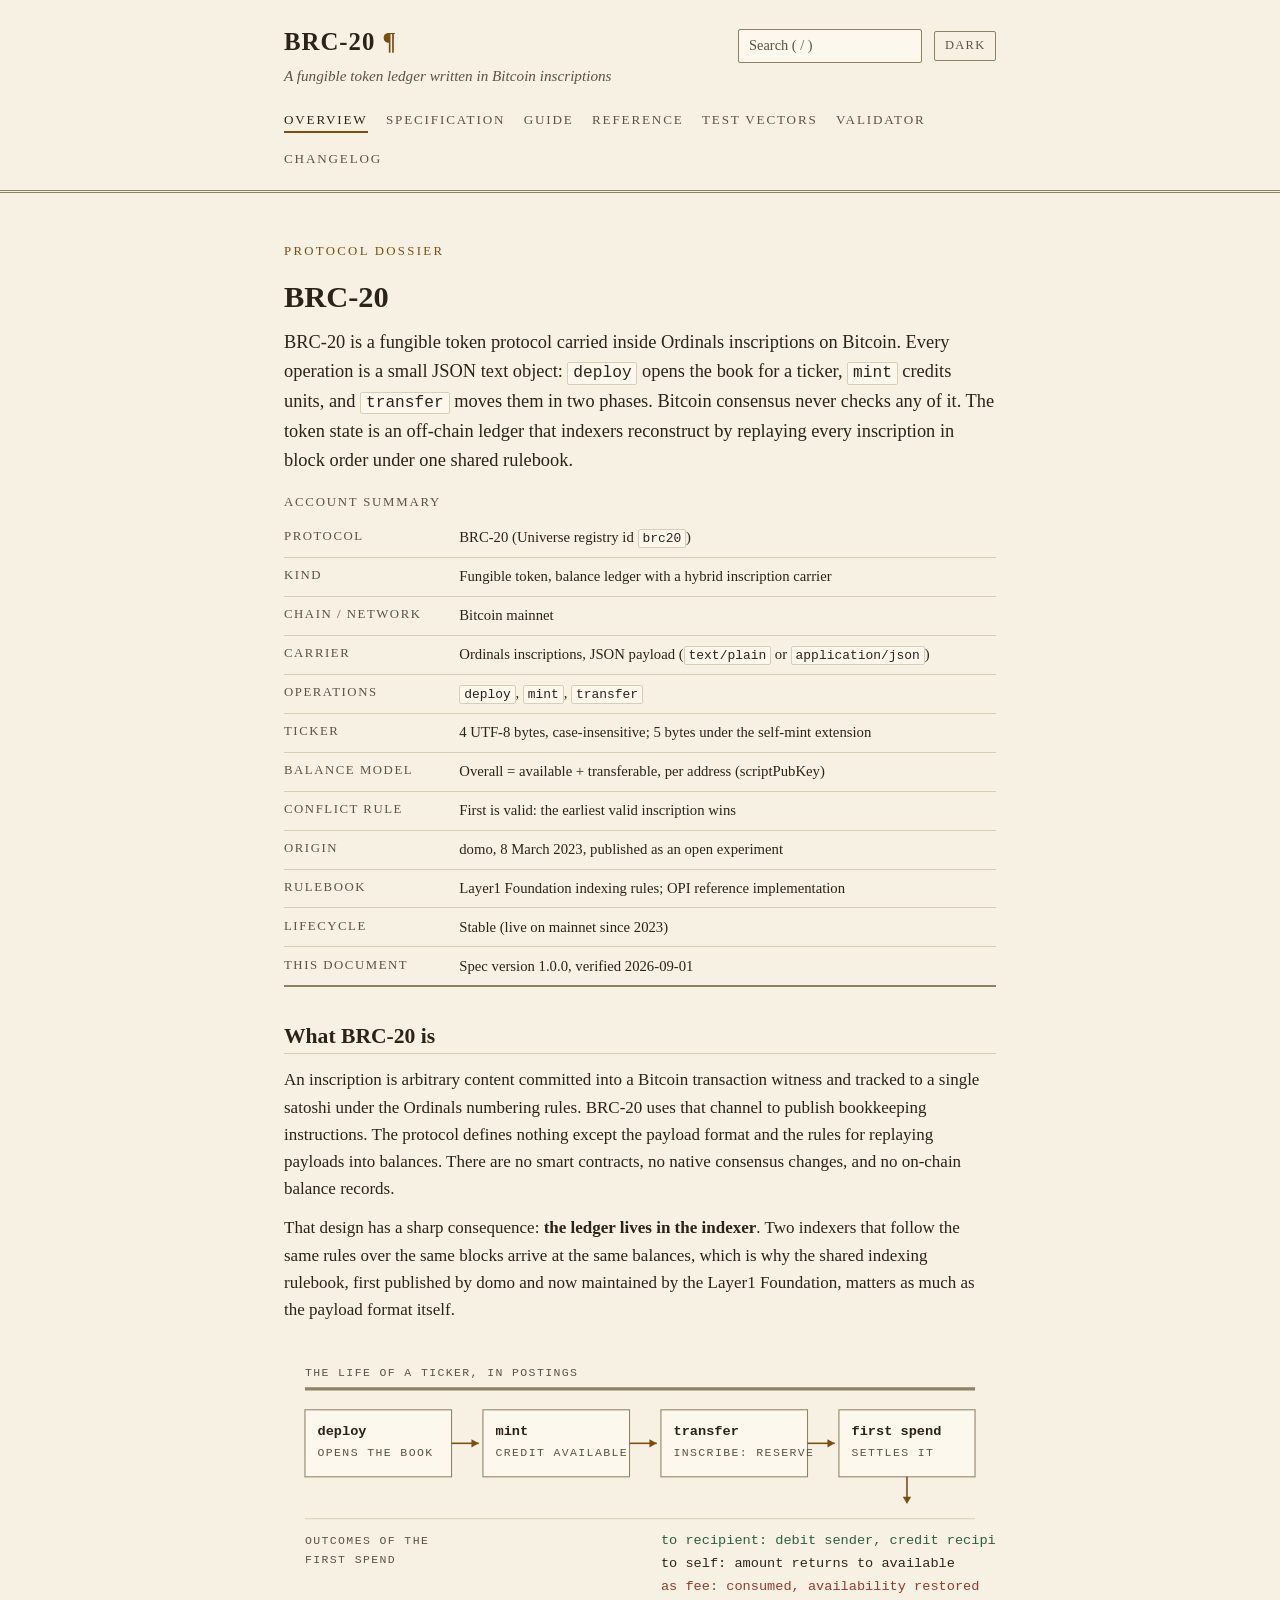
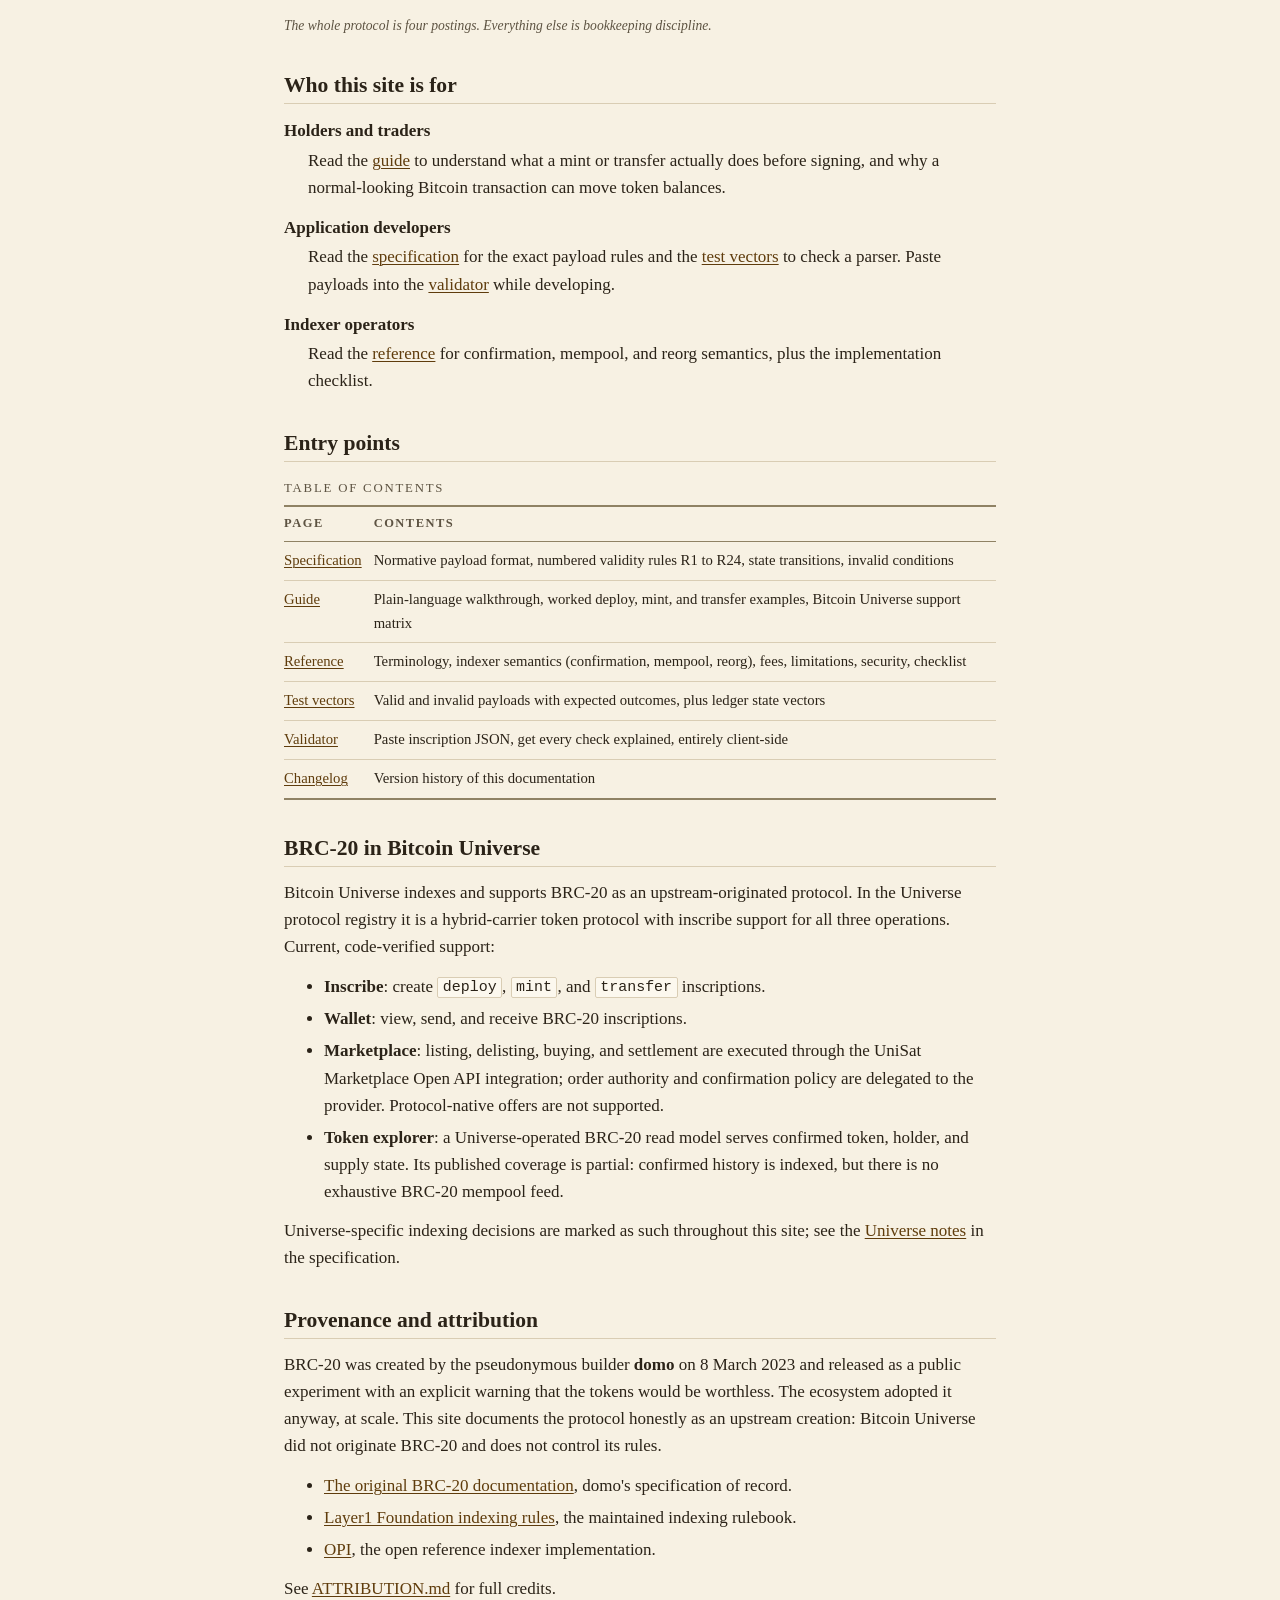
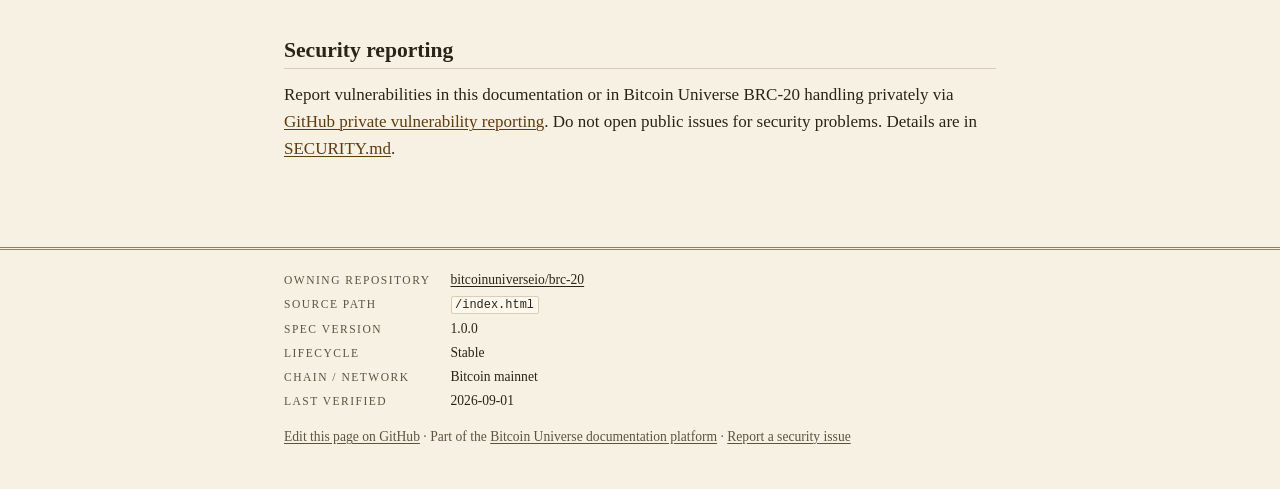
<file: index.html>
<!doctype html>
<html lang="en" class="no-js">
<head>
<meta charset="utf-8">
<meta name="viewport" content="width=device-width,initial-scale=1">
<title>BRC-20 | Protocol documentation</title>
<meta name="description" content="BRC-20 is a fungible token protocol whose entire state is a ledger replayed from JSON inscriptions on Bitcoin. Specification, guide, indexer reference, test vectors, and a payload validator.">
<link rel="canonical" href="https://bitcoinuniverseio.github.io/brc-20/">
<meta property="og:type" content="website">
<meta property="og:title" content="BRC-20 | Protocol documentation">
<meta property="og:description" content="The fungible token ledger written in Bitcoin inscriptions: deploy, mint, transfer, first is valid. Full specification, indexer reference, test vectors, and validator.">
<meta property="og:url" content="https://bitcoinuniverseio.github.io/brc-20/">
<link rel="icon" href="favicon.svg" type="image/svg+xml">
<script>try{var t=localStorage.getItem('brc20-theme');if(t==='dark'||t==='light'){document.documentElement.setAttribute('data-theme',t);}}catch(e){}</script>
<link rel="stylesheet" href="ledger.css">
</head>
<body>
<a class="skip-link" href="#main">Skip to content</a>
<header class="masthead">
  <div class="wrap">
    <div class="masthead-row">
      <div>
        <a class="site-name" href="./">BRC-20<span class="folio"> ¶</span></a>
        <p class="site-sub">A fungible token ledger written in Bitcoin inscriptions</p>
      </div>
      <div class="masthead-tools">
        <div class="search" role="search">
          <label class="sr-only" for="site-search">Search this site</label>
          <input type="search" id="site-search" placeholder="Search ( / )" autocomplete="off" aria-expanded="false" aria-controls="search-results">
          <ul id="search-results" class="search-results" aria-label="Search results"></ul>
        </div>
        <button class="theme-toggle" id="theme-toggle" type="button" aria-pressed="false">Dark</button>
      </div>
    </div>
    <nav class="site-nav" aria-label="Primary">
      <ul>
        <li><a href="./" aria-current="page">Overview</a></li>
        <li><a href="spec.html">Specification</a></li>
        <li><a href="guide.html">Guide</a></li>
        <li><a href="reference.html">Reference</a></li>
        <li><a href="vectors.html">Test vectors</a></li>
        <li><a href="validator.html">Validator</a></li>
        <li><a href="changelog.html">Changelog</a></li>
      </ul>
    </nav>
  </div>
</header>

<main id="main">
  <div class="wrap">
    <p class="kicker">Protocol dossier</p>
    <h1>BRC-20</h1>
    <p class="lede">BRC-20 is a fungible token protocol carried inside Ordinals inscriptions on Bitcoin.
    Every operation is a small JSON text object: <code>deploy</code> opens the book for a ticker,
    <code>mint</code> credits units, and <code>transfer</code> moves them in two phases.
    Bitcoin consensus never checks any of it. The token state is an off-chain ledger that
    indexers reconstruct by replaying every inscription in block order under one shared rulebook.</p>

    <div class="table-scroll">
      <table class="factsheet">
        <caption>Account summary</caption>
        <tbody>
          <tr><td>Protocol</td><td>BRC-20 (Universe registry id <code>brc20</code>)</td></tr>
          <tr><td>Kind</td><td>Fungible token, balance ledger with a hybrid inscription carrier</td></tr>
          <tr><td>Chain / network</td><td>Bitcoin mainnet</td></tr>
          <tr><td>Carrier</td><td>Ordinals inscriptions, JSON payload (<code>text/plain</code> or <code>application/json</code>)</td></tr>
          <tr><td>Operations</td><td><code>deploy</code>, <code>mint</code>, <code>transfer</code></td></tr>
          <tr><td>Ticker</td><td>4 UTF-8 bytes, case-insensitive; 5 bytes under the self-mint extension</td></tr>
          <tr><td>Balance model</td><td>Overall = available + transferable, per address (scriptPubKey)</td></tr>
          <tr><td>Conflict rule</td><td>First is valid: the earliest valid inscription wins</td></tr>
          <tr><td>Origin</td><td>domo, 8 March 2023, published as an open experiment</td></tr>
          <tr><td>Rulebook</td><td>Layer1 Foundation indexing rules; OPI reference implementation</td></tr>
          <tr><td>Lifecycle</td><td>Stable (live on mainnet since 2023)</td></tr>
          <tr><td>This document</td><td>Spec version 1.0.0, verified 2026-09-01</td></tr>
        </tbody>
      </table>
    </div>

    <h2 id="what">What BRC-20 is</h2>
    <p>An inscription is arbitrary content committed into a Bitcoin transaction witness and
    tracked to a single satoshi under the Ordinals numbering rules. BRC-20 uses that channel to
    publish bookkeeping instructions. The protocol defines nothing except the payload format and
    the rules for replaying payloads into balances. There are no smart contracts, no native
    consensus changes, and no on-chain balance records.</p>
    <p>That design has a sharp consequence: <strong>the ledger lives in the indexer</strong>.
    Two indexers that follow the same rules over the same blocks arrive at the same balances,
    which is why the shared indexing rulebook, first published by domo and now maintained by the
    Layer1 Foundation, matters as much as the payload format itself.</p>

    <figure>
      <svg class="diagram" viewBox="0 0 680 250" role="img" aria-labelledby="lifecycle-title lifecycle-desc">
        <title id="lifecycle-title">BRC-20 lifecycle as ledger postings</title>
        <desc id="lifecycle-desc">Four steps on one ruled ledger line. Deploy opens the account book for a ticker. Mint credits units to the first owner. Inscribing a transfer moves an amount from the available column to the transferable column. The first spend of that transfer inscription settles it with one of three outcomes: to a recipient, back to self, or spent as fee. Self and fee restore the sender's available balance.</desc>
        <line class="d-double" x1="20" y1="40" x2="660" y2="40"/>
        <text class="d-label" x="20" y="28">The life of a ticker, in postings</text>
        <g>
          <rect class="d-box" x="20" y="60" width="140" height="64"/>
          <text class="d-head" x="32" y="84">deploy</text>
          <text class="d-label" x="32" y="104">opens the book</text>
          <rect class="d-box" x="190" y="60" width="140" height="64"/>
          <text class="d-head" x="202" y="84">mint</text>
          <text class="d-label" x="202" y="104">credit available</text>
          <rect class="d-box" x="360" y="60" width="140" height="64"/>
          <text class="d-head" x="372" y="84">transfer</text>
          <text class="d-label" x="372" y="104">inscribe: reserve</text>
          <rect class="d-box" x="530" y="60" width="130" height="64"/>
          <text class="d-head" x="542" y="84">first spend</text>
          <text class="d-label" x="542" y="104">settles it</text>
        </g>
        <g class="d-arrow">
          <line x1="160" y1="92" x2="186" y2="92"/>
          <line x1="330" y1="92" x2="356" y2="92"/>
          <line x1="500" y1="92" x2="526" y2="92"/>
        </g>
        <g class="d-arrowhead">
          <path d="M186 92 l-7 -4 v8 z"/>
          <path d="M356 92 l-7 -4 v8 z"/>
          <path d="M526 92 l-7 -4 v8 z"/>
        </g>
        <g class="d-arrow">
          <path d="M595 124 v22"/>
        </g>
        <path class="d-arrowhead" d="M595 150 l-4 -7 h8 z"/>
        <line class="d-rule-soft" x1="20" y1="164" x2="660" y2="164"/>
        <text class="d-credit" x="360" y="188">to recipient: debit sender, credit recipient</text>
        <text x="360" y="210">to self: amount returns to available</text>
        <text class="d-debit" x="360" y="232">as fee: consumed, availability restored</text>
        <text class="d-label" x="20" y="188">Outcomes of the</text>
        <text class="d-label" x="20" y="206">first spend</text>
      </svg>
      <figcaption>The whole protocol is four postings. Everything else is bookkeeping discipline.</figcaption>
    </figure>

    <h2 id="who">Who this site is for</h2>
    <dl>
      <dt>Holders and traders</dt>
      <dd>Read the <a href="guide.html">guide</a> to understand what a mint or transfer actually
      does before signing, and why a normal-looking Bitcoin transaction can move token balances.</dd>
      <dt>Application developers</dt>
      <dd>Read the <a href="spec.html">specification</a> for the exact payload rules and the
      <a href="vectors.html">test vectors</a> to check a parser. Paste payloads into the
      <a href="validator.html">validator</a> while developing.</dd>
      <dt>Indexer operators</dt>
      <dd>Read the <a href="reference.html">reference</a> for confirmation, mempool, and reorg
      semantics, plus the implementation checklist.</dd>
    </dl>

    <h2 id="entry-points">Entry points</h2>
    <div class="table-scroll">
      <table>
        <caption>Table of contents</caption>
        <thead><tr><th scope="col">Page</th><th scope="col">Contents</th></tr></thead>
        <tbody>
          <tr><td><a href="spec.html">Specification</a></td><td>Normative payload format, numbered validity rules R1 to R24, state transitions, invalid conditions</td></tr>
          <tr><td><a href="guide.html">Guide</a></td><td>Plain-language walkthrough, worked deploy, mint, and transfer examples, Bitcoin Universe support matrix</td></tr>
          <tr><td><a href="reference.html">Reference</a></td><td>Terminology, indexer semantics (confirmation, mempool, reorg), fees, limitations, security, checklist</td></tr>
          <tr><td><a href="vectors.html">Test vectors</a></td><td>Valid and invalid payloads with expected outcomes, plus ledger state vectors</td></tr>
          <tr><td><a href="validator.html">Validator</a></td><td>Paste inscription JSON, get every check explained, entirely client-side</td></tr>
          <tr><td><a href="changelog.html">Changelog</a></td><td>Version history of this documentation</td></tr>
        </tbody>
      </table>
    </div>

    <h2 id="universe">BRC-20 in Bitcoin Universe</h2>
    <p>Bitcoin Universe indexes and supports BRC-20 as an upstream-originated protocol.
    In the Universe protocol registry it is a hybrid-carrier token protocol with
    inscribe support for all three operations. Current, code-verified support:</p>
    <ul>
      <li><strong>Inscribe</strong>: create <code>deploy</code>, <code>mint</code>, and <code>transfer</code> inscriptions.</li>
      <li><strong>Wallet</strong>: view, send, and receive BRC-20 inscriptions.</li>
      <li><strong>Marketplace</strong>: listing, delisting, buying, and settlement are executed
      through the UniSat Marketplace Open API integration; order authority and confirmation policy
      are delegated to the provider. Protocol-native offers are not supported.</li>
      <li><strong>Token explorer</strong>: a Universe-operated BRC-20 read model serves confirmed
      token, holder, and supply state. Its published coverage is partial: confirmed history is
      indexed, but there is no exhaustive BRC-20 mempool feed.</li>
    </ul>
    <p>Universe-specific indexing decisions are marked as such throughout this site; see the
    <a href="spec.html#universe-notes">Universe notes</a> in the specification.</p>

    <h2 id="provenance">Provenance and attribution</h2>
    <p>BRC-20 was created by the pseudonymous builder <strong>domo</strong> on 8 March 2023 and
    released as a public experiment with an explicit warning that the tokens would be worthless.
    The ecosystem adopted it anyway, at scale. This site documents the protocol honestly as an
    upstream creation: Bitcoin Universe did not originate BRC-20 and does not control its rules.</p>
    <ul>
      <li><a href="https://docs.bitcoints.org/brc-20" rel="external">The original BRC-20 documentation</a>, domo's specification of record.</li>
      <li><a href="https://layer1.gitbook.io/layer1-foundation/protocols/brc-20/indexing" rel="external">Layer1 Foundation indexing rules</a>, the maintained indexing rulebook.</li>
      <li><a href="https://github.com/bestinslot-xyz/OPI" rel="external">OPI</a>, the open reference indexer implementation.</li>
    </ul>
    <p>See <a href="https://github.com/bitcoinuniverseio/brc-20/blob/main/ATTRIBUTION.md">ATTRIBUTION.md</a> for full credits.</p>

    <h2 id="security">Security reporting</h2>
    <p>Report vulnerabilities in this documentation or in Bitcoin Universe BRC-20 handling privately via
    <a href="https://github.com/bitcoinuniverseio/brc-20/security/advisories/new">GitHub private vulnerability reporting</a>.
    Do not open public issues for security problems. Details are in
    <a href="https://github.com/bitcoinuniverseio/brc-20/blob/main/SECURITY.md">SECURITY.md</a>.</p>
  </div>
</main>

<footer class="colophon">
  <div class="wrap">
    <dl>
      <dt>Owning repository</dt><dd><a href="https://github.com/bitcoinuniverseio/brc-20">bitcoinuniverseio/brc-20</a></dd>
      <dt>Source path</dt><dd><code>/index.html</code></dd>
      <dt>Spec version</dt><dd>1.0.0</dd>
      <dt>Lifecycle</dt><dd>Stable</dd>
      <dt>Chain / network</dt><dd>Bitcoin mainnet</dd>
      <dt>Last verified</dt><dd>2026-09-01</dd>
    </dl>
    <p><a href="https://github.com/bitcoinuniverseio/brc-20/edit/main/index.html">Edit this page on GitHub</a> ·
    Part of the <a href="https://docs.bitcoinuniverse.io">Bitcoin Universe documentation platform</a> ·
    <a href="https://github.com/bitcoinuniverseio/brc-20/security/advisories/new">Report a security issue</a></p>
  </div>
</footer>
<script src="site.js" defer></script>
</body>
</html>
</file>
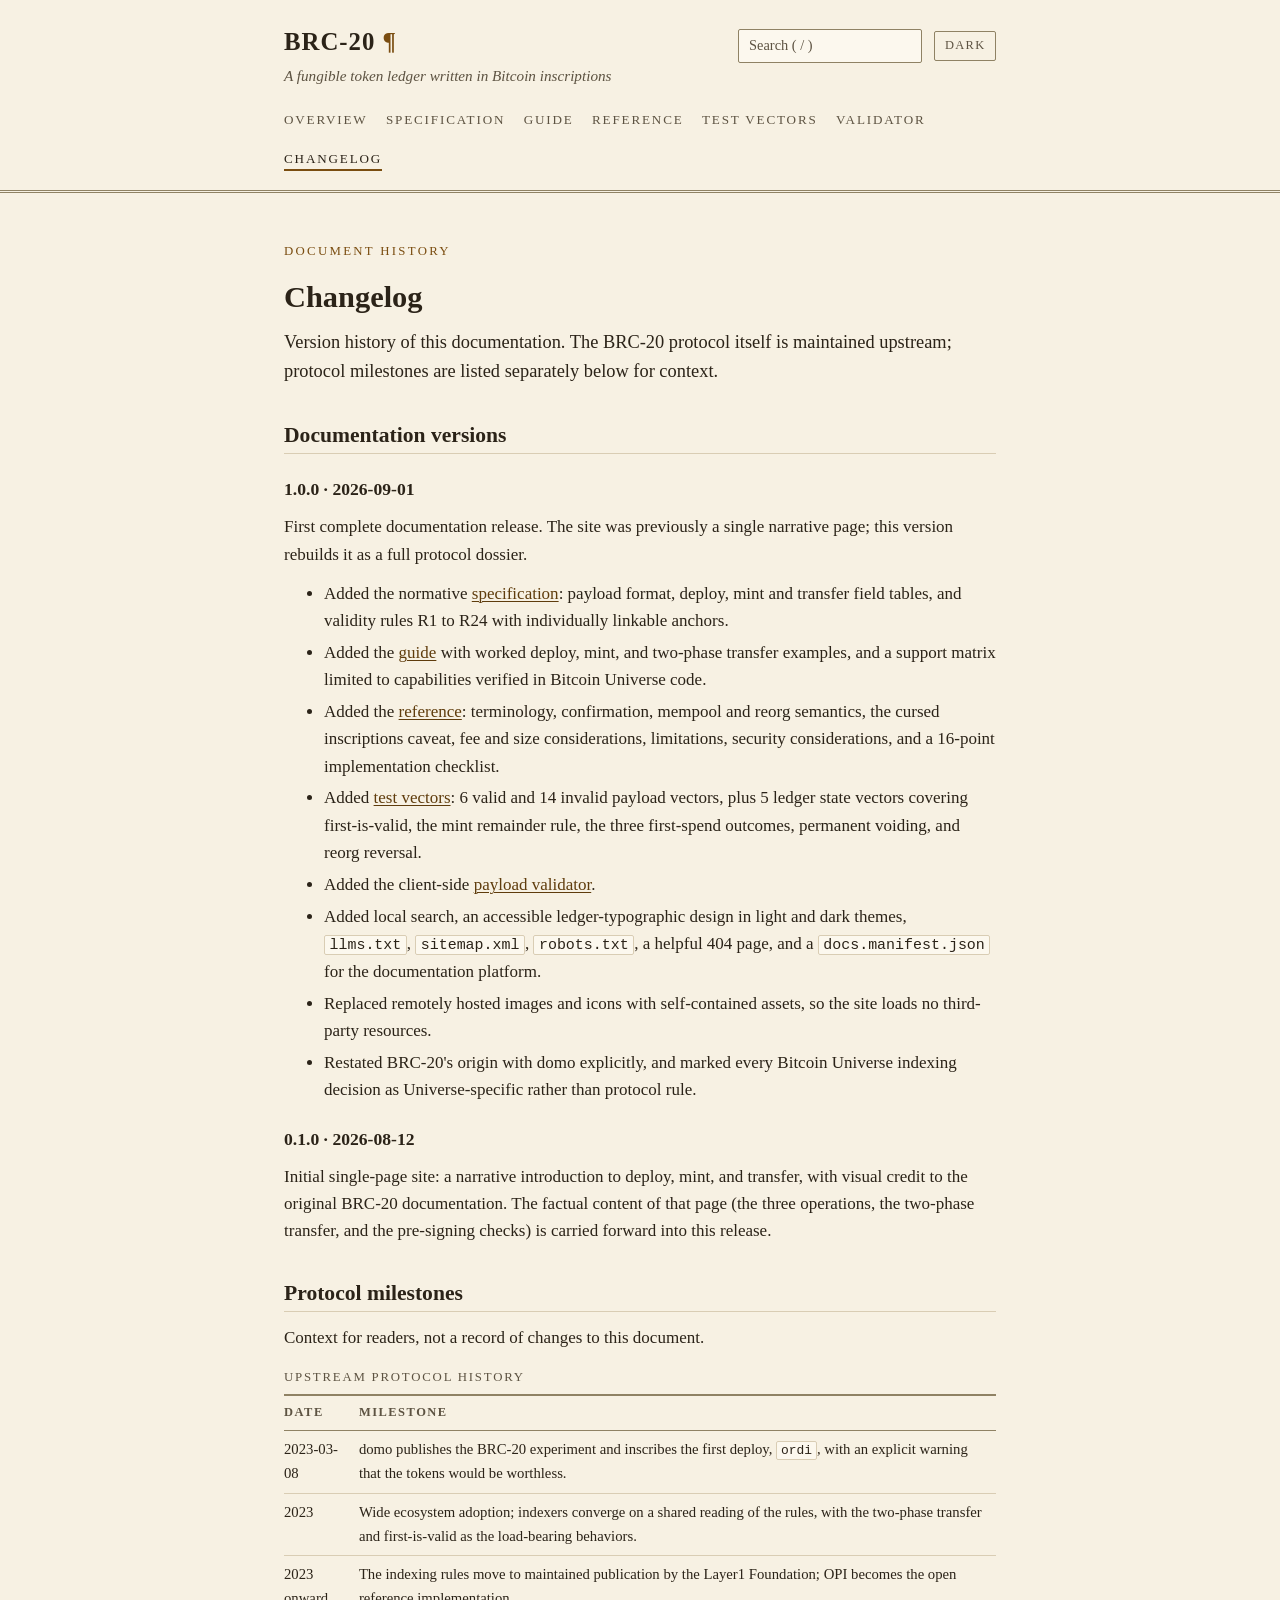
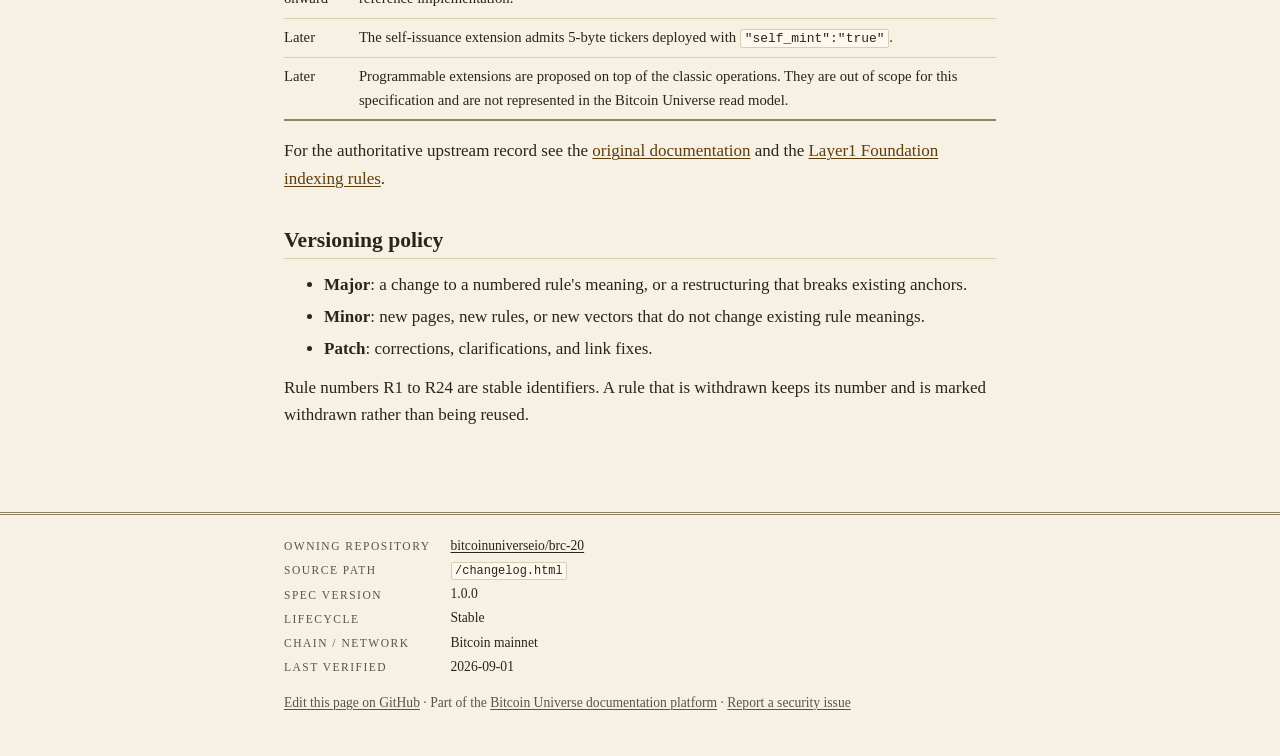
<file: changelog.html>
<!doctype html>
<html lang="en" class="no-js">
<head>
<meta charset="utf-8">
<meta name="viewport" content="width=device-width,initial-scale=1">
<title>Changelog | BRC-20</title>
<meta name="description" content="Version history of the BRC-20 protocol documentation site, and the protocol milestones it documents.">
<link rel="canonical" href="https://bitcoinuniverseio.github.io/brc-20/changelog.html">
<meta property="og:type" content="article">
<meta property="og:title" content="BRC-20 documentation changelog">
<meta property="og:description" content="Version history of this documentation and the protocol milestones it covers.">
<meta property="og:url" content="https://bitcoinuniverseio.github.io/brc-20/changelog.html">
<link rel="icon" href="favicon.svg" type="image/svg+xml">
<script>try{var t=localStorage.getItem('brc20-theme');if(t==='dark'||t==='light'){document.documentElement.setAttribute('data-theme',t);}}catch(e){}</script>
<link rel="stylesheet" href="ledger.css">
</head>
<body>
<a class="skip-link" href="#main">Skip to content</a>
<header class="masthead">
  <div class="wrap">
    <div class="masthead-row">
      <div>
        <a class="site-name" href="./">BRC-20<span class="folio"> ¶</span></a>
        <p class="site-sub">A fungible token ledger written in Bitcoin inscriptions</p>
      </div>
      <div class="masthead-tools">
        <div class="search" role="search">
          <label class="sr-only" for="site-search">Search this site</label>
          <input type="search" id="site-search" placeholder="Search ( / )" autocomplete="off" aria-expanded="false" aria-controls="search-results">
          <ul id="search-results" class="search-results" aria-label="Search results"></ul>
        </div>
        <button class="theme-toggle" id="theme-toggle" type="button" aria-pressed="false">Dark</button>
      </div>
    </div>
    <nav class="site-nav" aria-label="Primary">
      <ul>
        <li><a href="./">Overview</a></li>
        <li><a href="spec.html">Specification</a></li>
        <li><a href="guide.html">Guide</a></li>
        <li><a href="reference.html">Reference</a></li>
        <li><a href="vectors.html">Test vectors</a></li>
        <li><a href="validator.html">Validator</a></li>
        <li><a href="changelog.html" aria-current="page">Changelog</a></li>
      </ul>
    </nav>
  </div>
</header>

<main id="main">
  <div class="wrap">
    <p class="kicker">Document history</p>
    <h1>Changelog</h1>
    <p class="lede">Version history of this documentation. The BRC-20 protocol itself is
    maintained upstream; protocol milestones are listed separately below for context.</p>

    <h2 id="doc-history">Documentation versions</h2>

    <h3 id="v1-0-0">1.0.0 · 2026-09-01</h3>
    <p>First complete documentation release. The site was previously a single narrative page; this
    version rebuilds it as a full protocol dossier.</p>
    <ul>
      <li>Added the normative <a href="spec.html">specification</a>: payload format, deploy, mint
      and transfer field tables, and validity rules R1 to R24 with individually linkable anchors.</li>
      <li>Added the <a href="guide.html">guide</a> with worked deploy, mint, and two-phase transfer
      examples, and a support matrix limited to capabilities verified in Bitcoin Universe code.</li>
      <li>Added the <a href="reference.html">reference</a>: terminology, confirmation, mempool and
      reorg semantics, the cursed inscriptions caveat, fee and size considerations, limitations,
      security considerations, and a 16-point implementation checklist.</li>
      <li>Added <a href="vectors.html">test vectors</a>: 6 valid and 14 invalid payload vectors,
      plus 5 ledger state vectors covering first-is-valid, the mint remainder rule, the three
      first-spend outcomes, permanent voiding, and reorg reversal.</li>
      <li>Added the client-side <a href="validator.html">payload validator</a>.</li>
      <li>Added local search, an accessible ledger-typographic design in light and dark themes,
      <code>llms.txt</code>, <code>sitemap.xml</code>, <code>robots.txt</code>, a helpful 404 page,
      and a <code>docs.manifest.json</code> for the documentation platform.</li>
      <li>Replaced remotely hosted images and icons with self-contained assets, so the site loads
      no third-party resources.</li>
      <li>Restated BRC-20's origin with domo explicitly, and marked every Bitcoin Universe
      indexing decision as Universe-specific rather than protocol rule.</li>
    </ul>

    <h3 id="v0-1-0">0.1.0 · 2026-08-12</h3>
    <p>Initial single-page site: a narrative introduction to deploy, mint, and transfer, with
    visual credit to the original BRC-20 documentation. The factual content of that page
    (the three operations, the two-phase transfer, and the pre-signing checks) is carried forward
    into this release.</p>

    <h2 id="protocol-history">Protocol milestones</h2>
    <p>Context for readers, not a record of changes to this document.</p>
    <div class="table-scroll">
      <table>
        <caption>Upstream protocol history</caption>
        <thead><tr><th scope="col">Date</th><th scope="col">Milestone</th></tr></thead>
        <tbody>
          <tr><td>2023-03-08</td><td>domo publishes the BRC-20 experiment and inscribes the first deploy, <code>ordi</code>, with an explicit warning that the tokens would be worthless.</td></tr>
          <tr><td>2023</td><td>Wide ecosystem adoption; indexers converge on a shared reading of the rules, with the two-phase transfer and first-is-valid as the load-bearing behaviors.</td></tr>
          <tr><td>2023 onward</td><td>The indexing rules move to maintained publication by the Layer1 Foundation; OPI becomes the open reference implementation.</td></tr>
          <tr><td>Later</td><td>The self-issuance extension admits 5-byte tickers deployed with <code>"self_mint":"true"</code>.</td></tr>
          <tr><td>Later</td><td>Programmable extensions are proposed on top of the classic operations. They are out of scope for this specification and are not represented in the Bitcoin Universe read model.</td></tr>
        </tbody>
      </table>
    </div>
    <p>For the authoritative upstream record see the
    <a href="https://docs.bitcoints.org/brc-20" rel="external">original documentation</a> and the
    <a href="https://layer1.gitbook.io/layer1-foundation/protocols/brc-20/indexing" rel="external">Layer1 Foundation indexing rules</a>.</p>

    <h2 id="versioning">Versioning policy</h2>
    <ul>
      <li><strong>Major</strong>: a change to a numbered rule's meaning, or a restructuring that
      breaks existing anchors.</li>
      <li><strong>Minor</strong>: new pages, new rules, or new vectors that do not change existing
      rule meanings.</li>
      <li><strong>Patch</strong>: corrections, clarifications, and link fixes.</li>
    </ul>
    <p>Rule numbers R1 to R24 are stable identifiers. A rule that is withdrawn keeps its number
    and is marked withdrawn rather than being reused.</p>
  </div>
</main>

<footer class="colophon">
  <div class="wrap">
    <dl>
      <dt>Owning repository</dt><dd><a href="https://github.com/bitcoinuniverseio/brc-20">bitcoinuniverseio/brc-20</a></dd>
      <dt>Source path</dt><dd><code>/changelog.html</code></dd>
      <dt>Spec version</dt><dd>1.0.0</dd>
      <dt>Lifecycle</dt><dd>Stable</dd>
      <dt>Chain / network</dt><dd>Bitcoin mainnet</dd>
      <dt>Last verified</dt><dd>2026-09-01</dd>
    </dl>
    <p><a href="https://github.com/bitcoinuniverseio/brc-20/edit/main/changelog.html">Edit this page on GitHub</a> ·
    Part of the <a href="https://docs.bitcoinuniverse.io">Bitcoin Universe documentation platform</a> ·
    <a href="https://github.com/bitcoinuniverseio/brc-20/security/advisories/new">Report a security issue</a></p>
  </div>
</footer>
<script src="site.js" defer></script>
</body>
</html>
</file>
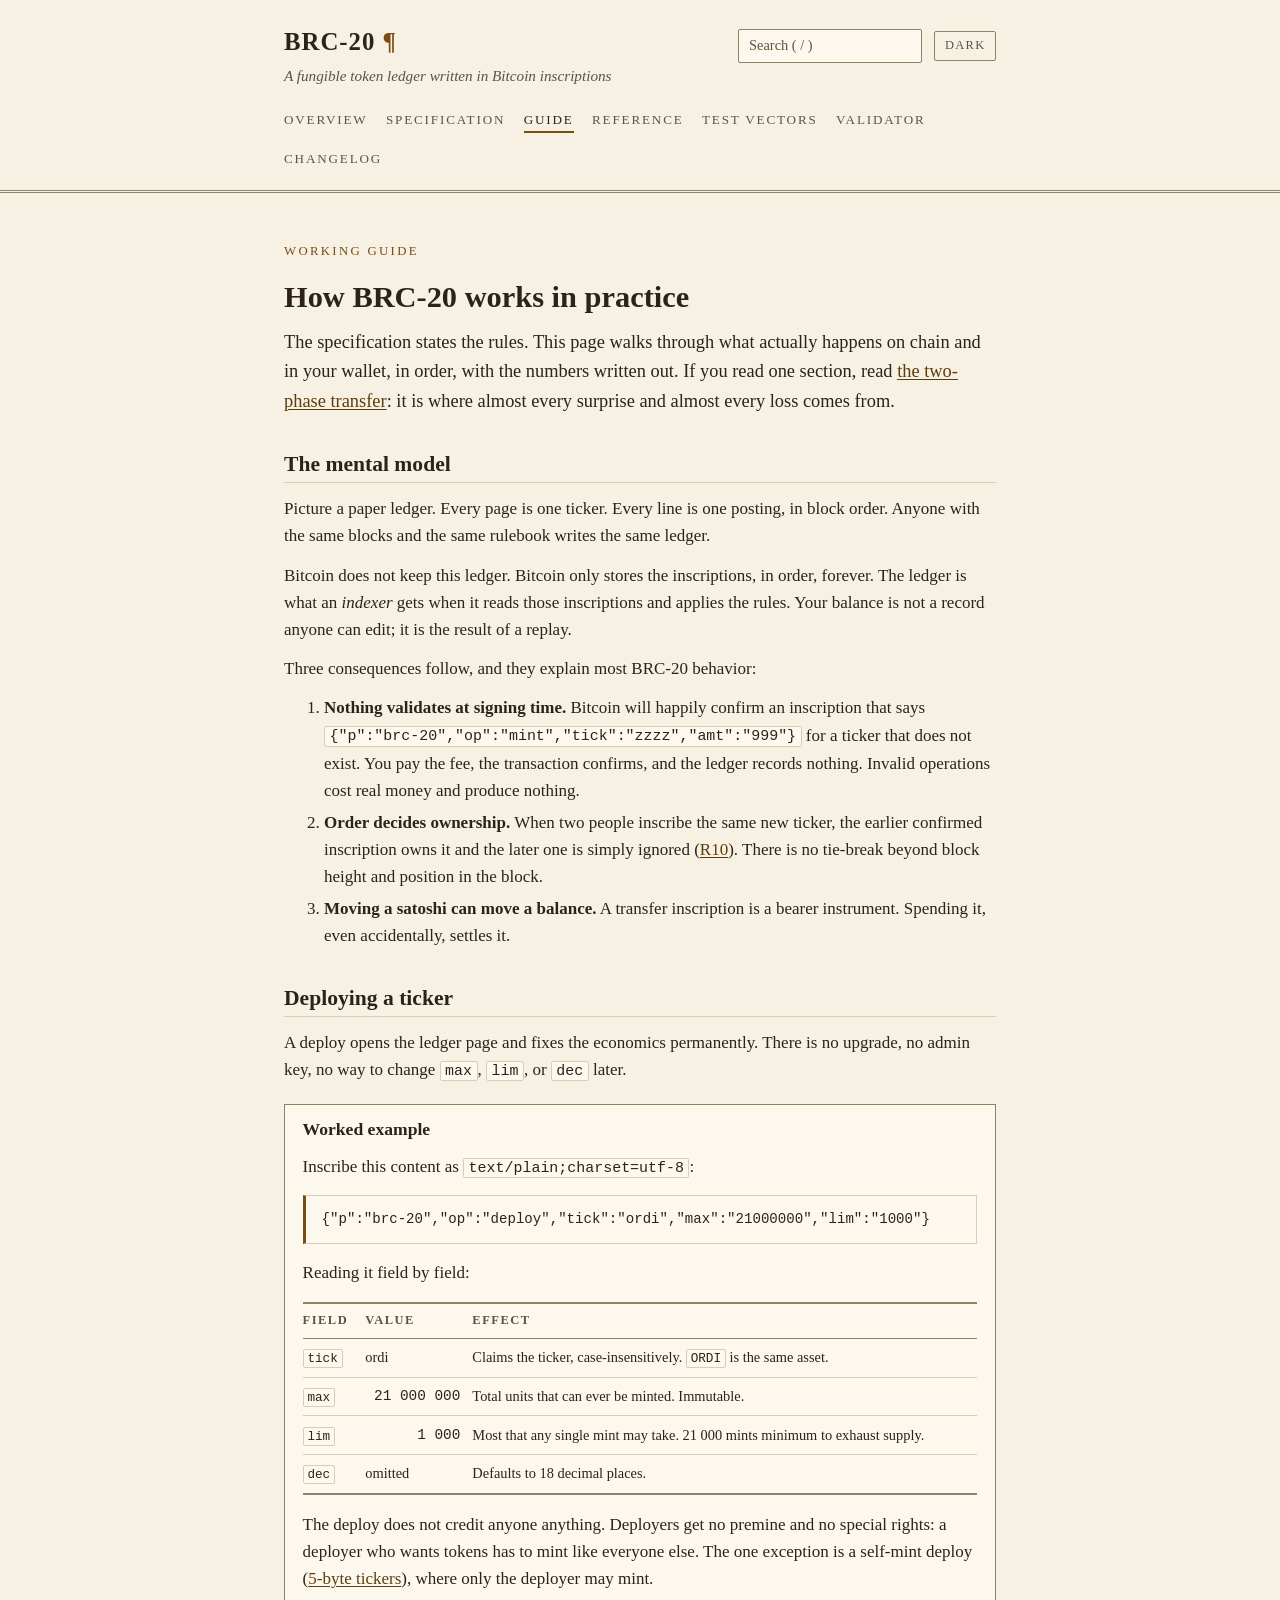
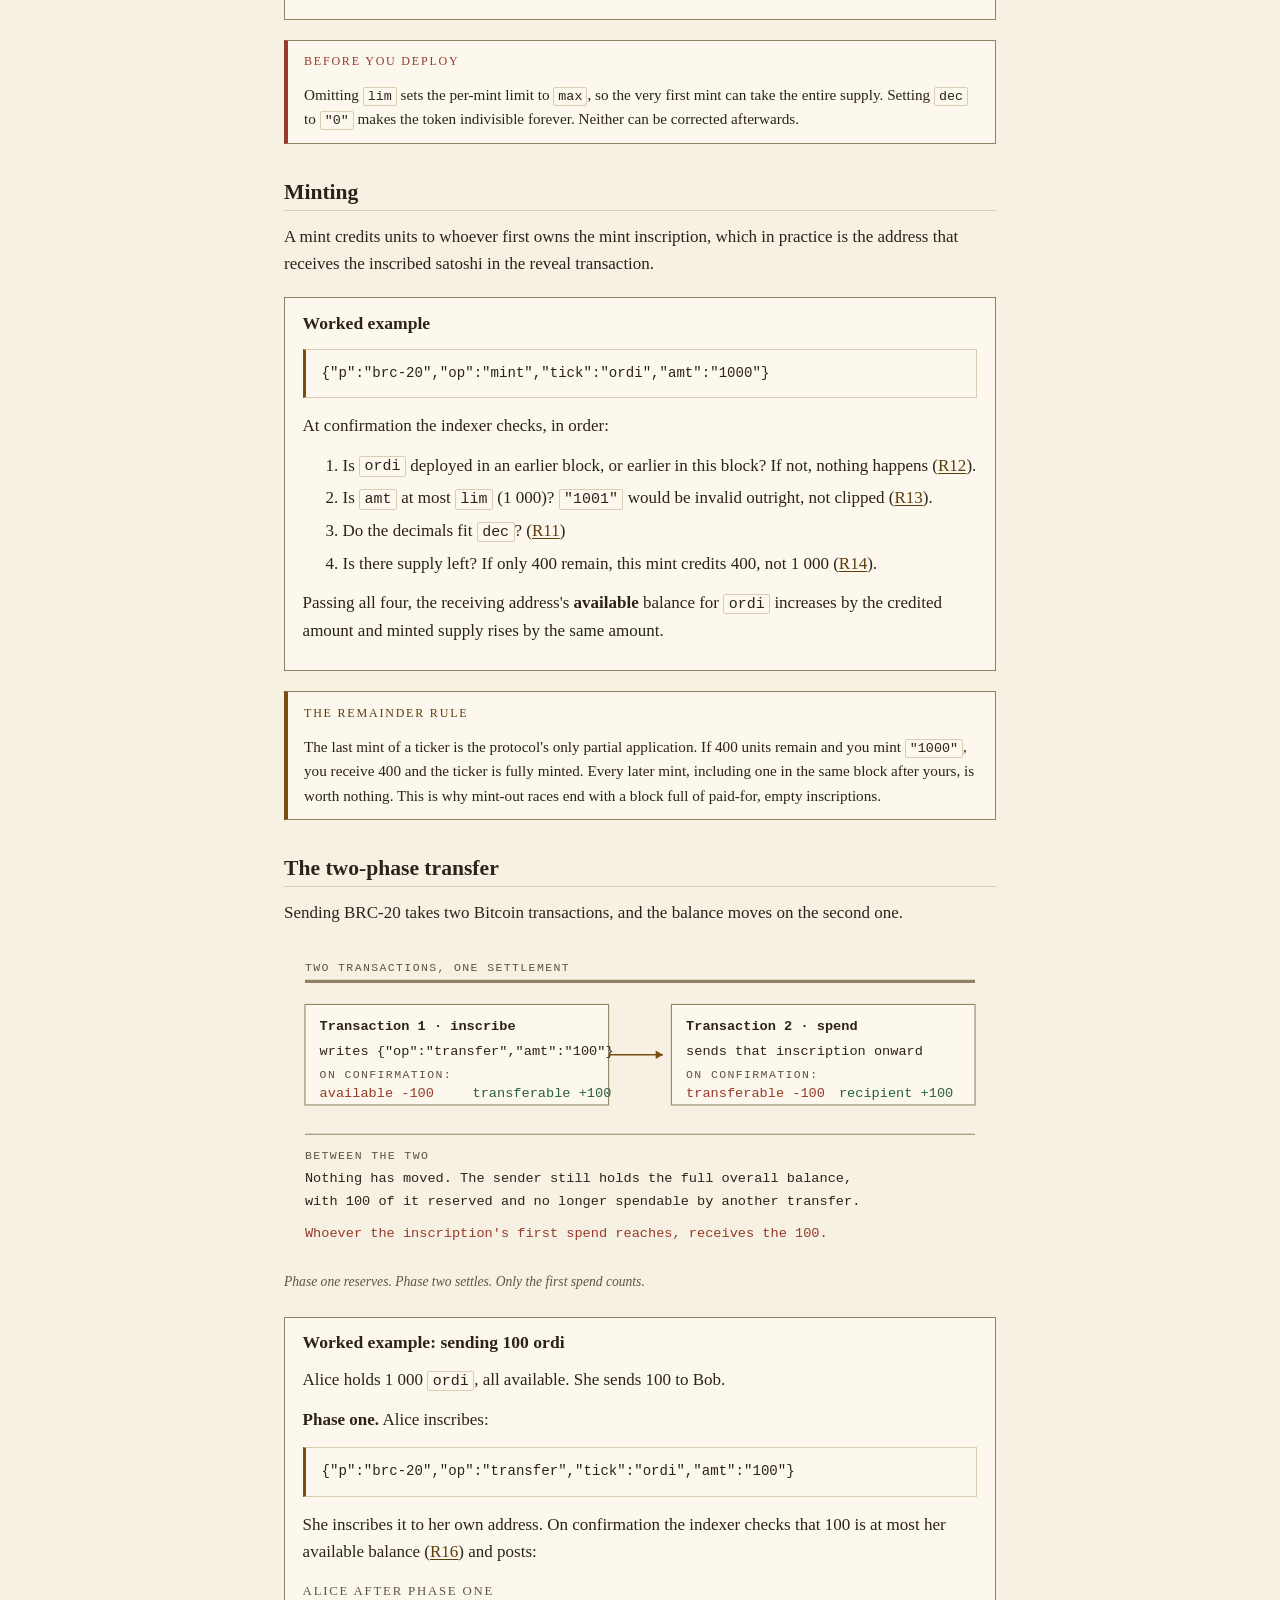
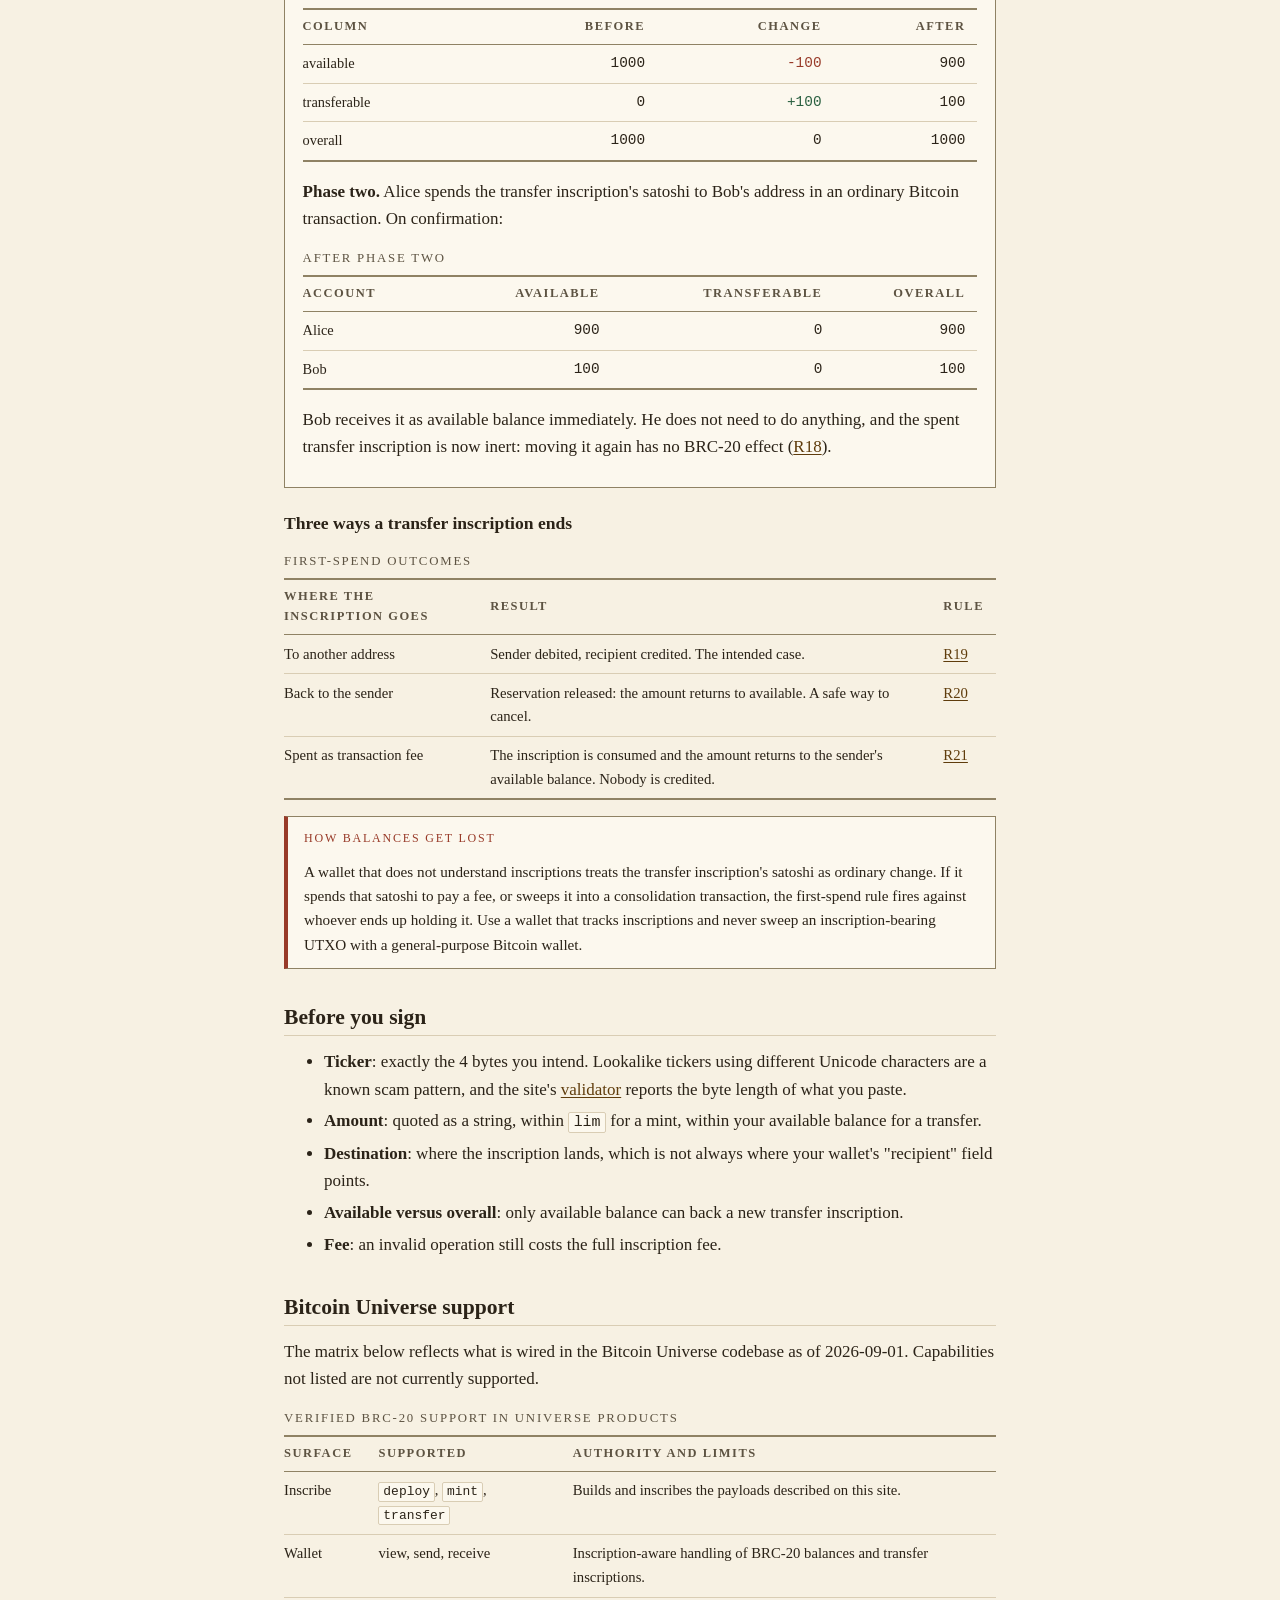
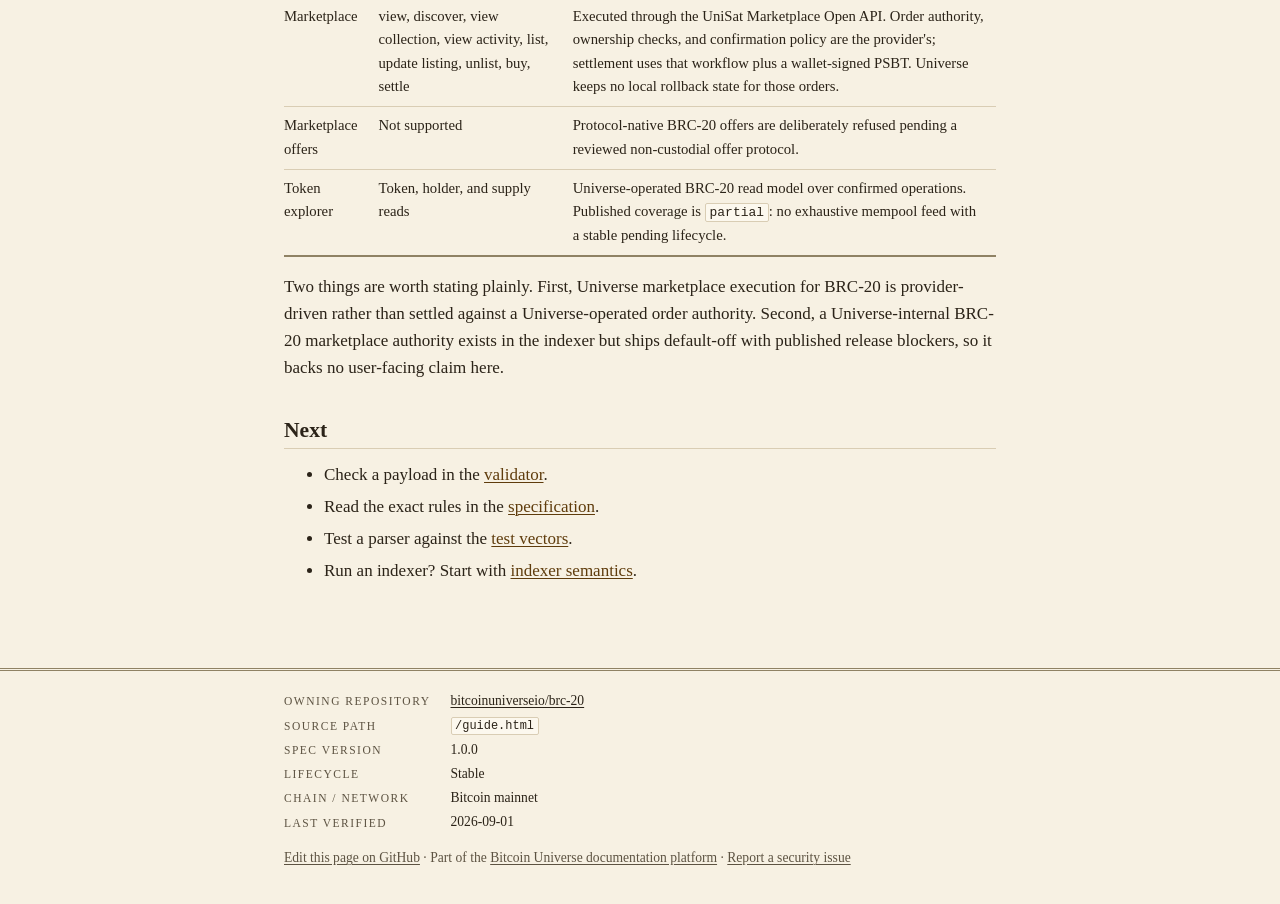
<file: guide.html>
<!doctype html>
<html lang="en" class="no-js">
<head>
<meta charset="utf-8">
<meta name="viewport" content="width=device-width,initial-scale=1">
<title>Guide | BRC-20</title>
<meta name="description" content="A plain-language BRC-20 walkthrough: what deploy, mint, and transfer actually do, worked transaction examples, why balances move when an inscription is spent, and what Bitcoin Universe supports.">
<link rel="canonical" href="https://bitcoinuniverseio.github.io/brc-20/guide.html">
<meta property="og:type" content="article">
<meta property="og:title" content="BRC-20 guide">
<meta property="og:description" content="How deploy, mint, and two-phase transfer work in practice, with worked examples and a verified support matrix.">
<meta property="og:url" content="https://bitcoinuniverseio.github.io/brc-20/guide.html">
<link rel="icon" href="favicon.svg" type="image/svg+xml">
<script>try{var t=localStorage.getItem('brc20-theme');if(t==='dark'||t==='light'){document.documentElement.setAttribute('data-theme',t);}}catch(e){}</script>
<link rel="stylesheet" href="ledger.css">
</head>
<body>
<a class="skip-link" href="#main">Skip to content</a>
<header class="masthead">
  <div class="wrap">
    <div class="masthead-row">
      <div>
        <a class="site-name" href="./">BRC-20<span class="folio"> ¶</span></a>
        <p class="site-sub">A fungible token ledger written in Bitcoin inscriptions</p>
      </div>
      <div class="masthead-tools">
        <div class="search" role="search">
          <label class="sr-only" for="site-search">Search this site</label>
          <input type="search" id="site-search" placeholder="Search ( / )" autocomplete="off" aria-expanded="false" aria-controls="search-results">
          <ul id="search-results" class="search-results" aria-label="Search results"></ul>
        </div>
        <button class="theme-toggle" id="theme-toggle" type="button" aria-pressed="false">Dark</button>
      </div>
    </div>
    <nav class="site-nav" aria-label="Primary">
      <ul>
        <li><a href="./">Overview</a></li>
        <li><a href="spec.html">Specification</a></li>
        <li><a href="guide.html" aria-current="page">Guide</a></li>
        <li><a href="reference.html">Reference</a></li>
        <li><a href="vectors.html">Test vectors</a></li>
        <li><a href="validator.html">Validator</a></li>
        <li><a href="changelog.html">Changelog</a></li>
      </ul>
    </nav>
  </div>
</header>

<main id="main">
  <div class="wrap">
    <p class="kicker">Working guide</p>
    <h1>How BRC-20 works in practice</h1>
    <p class="lede">The specification states the rules. This page walks through what actually
    happens on chain and in your wallet, in order, with the numbers written out. If you read one
    section, read <a href="#two-phase">the two-phase transfer</a>: it is where almost every
    surprise and almost every loss comes from.</p>

    <h2 id="mental-model">The mental model</h2>
    <p>Picture a paper ledger. Every page is one ticker. Every line is one posting, in block
    order. Anyone with the same blocks and the same rulebook writes the same ledger.</p>
    <p>Bitcoin does not keep this ledger. Bitcoin only stores the inscriptions, in order, forever.
    The ledger is what an <em>indexer</em> gets when it reads those inscriptions and applies the
    rules. Your balance is not a record anyone can edit; it is the result of a replay.</p>
    <p>Three consequences follow, and they explain most BRC-20 behavior:</p>
    <ol>
      <li><strong>Nothing validates at signing time.</strong> Bitcoin will happily confirm an
      inscription that says <code>{"p":"brc-20","op":"mint","tick":"zzzz","amt":"999"}</code> for
      a ticker that does not exist. You pay the fee, the transaction confirms, and the ledger
      records nothing. Invalid operations cost real money and produce nothing.</li>
      <li><strong>Order decides ownership.</strong> When two people inscribe the same new ticker,
      the earlier confirmed inscription owns it and the later one is simply ignored
      (<a href="spec.html#r10">R10</a>). There is no tie-break beyond block height and position
      in the block.</li>
      <li><strong>Moving a satoshi can move a balance.</strong> A transfer inscription is a bearer
      instrument. Spending it, even accidentally, settles it.</li>
    </ol>

    <h2 id="deploy">Deploying a ticker</h2>
    <p>A deploy opens the ledger page and fixes the economics permanently. There is no upgrade,
    no admin key, no way to change <code>max</code>, <code>lim</code>, or <code>dec</code> later.</p>
    <div class="posting">
      <h3>Worked example</h3>
      <p>Inscribe this content as <code>text/plain;charset=utf-8</code>:</p>
      <pre><code>{"p":"brc-20","op":"deploy","tick":"ordi","max":"21000000","lim":"1000"}</code></pre>
      <p>Reading it field by field:</p>
      <div class="table-scroll">
        <table>
          <thead><tr><th scope="col">Field</th><th scope="col">Value</th><th scope="col">Effect</th></tr></thead>
          <tbody>
            <tr><td><code>tick</code></td><td>ordi</td><td>Claims the ticker, case-insensitively. <code>ORDI</code> is the same asset.</td></tr>
            <tr><td><code>max</code></td><td class="amount">21 000 000</td><td>Total units that can ever be minted. Immutable.</td></tr>
            <tr><td><code>lim</code></td><td class="amount">1 000</td><td>Most that any single mint may take. 21 000 mints minimum to exhaust supply.</td></tr>
            <tr><td><code>dec</code></td><td>omitted</td><td>Defaults to 18 decimal places.</td></tr>
          </tbody>
        </table>
      </div>
      <p>The deploy does not credit anyone anything. Deployers get no premine and no special
      rights: a deployer who wants tokens has to mint like everyone else. The one exception is a
      self-mint deploy (<a href="spec.html#extensions">5-byte tickers</a>), where only the
      deployer may mint.</p>
    </div>
    <div class="warn">
      <span class="note-label">Before you deploy</span>
      <p>Omitting <code>lim</code> sets the per-mint limit to <code>max</code>, so the very first
      mint can take the entire supply. Setting <code>dec</code> to <code>"0"</code> makes the
      token indivisible forever. Neither can be corrected afterwards.</p>
    </div>

    <h2 id="mint">Minting</h2>
    <p>A mint credits units to whoever first owns the mint inscription, which in practice is the
    address that receives the inscribed satoshi in the reveal transaction.</p>
    <div class="posting">
      <h3>Worked example</h3>
      <pre><code>{"p":"brc-20","op":"mint","tick":"ordi","amt":"1000"}</code></pre>
      <p>At confirmation the indexer checks, in order:</p>
      <ol>
        <li>Is <code>ordi</code> deployed in an earlier block, or earlier in this block? If not, nothing happens (<a href="spec.html#r12">R12</a>).</li>
        <li>Is <code>amt</code> at most <code>lim</code> (1 000)? <code>"1001"</code> would be invalid outright, not clipped (<a href="spec.html#r13">R13</a>).</li>
        <li>Do the decimals fit <code>dec</code>? (<a href="spec.html#r11">R11</a>)</li>
        <li>Is there supply left? If only 400 remain, this mint credits 400, not 1 000 (<a href="spec.html#r14">R14</a>).</li>
      </ol>
      <p>Passing all four, the receiving address's <strong>available</strong> balance for
      <code>ordi</code> increases by the credited amount and minted supply rises by the same
      amount.</p>
    </div>
    <div class="note">
      <span class="note-label">The remainder rule</span>
      <p>The last mint of a ticker is the protocol's only partial application. If 400 units remain
      and you mint <code>"1000"</code>, you receive 400 and the ticker is fully minted. Every
      later mint, including one in the same block after yours, is worth nothing. This is why
      mint-out races end with a block full of paid-for, empty inscriptions.</p>
    </div>

    <h2 id="two-phase">The two-phase transfer</h2>
    <p>Sending BRC-20 takes two Bitcoin transactions, and the balance moves on the second one.</p>

    <figure>
      <svg class="diagram" viewBox="0 0 680 300" role="img" aria-labelledby="phases-title phases-desc">
        <title id="phases-title">The two transactions of a BRC-20 transfer</title>
        <desc id="phases-desc">Transaction one inscribes the transfer payload; at confirmation the amount moves from the sender's available column to their transferable column and the sender still holds everything. Transaction two spends that inscription to the recipient; the amount leaves the sender's transferable column and lands in the recipient's available column. A caution note states that between the two transactions the balance has not moved, and that spending the inscription to anyone settles it.</desc>
        <line class="d-double" x1="20" y1="30" x2="660" y2="30"/>
        <text class="d-label" x="20" y="20">Two transactions, one settlement</text>

        <rect class="d-box" x="20" y="52" width="290" height="96"/>
        <text class="d-head" x="34" y="76">Transaction 1 · inscribe</text>
        <text x="34" y="100">writes {"op":"transfer","amt":"100"}</text>
        <text class="d-label" x="34" y="122">on confirmation:</text>
        <text class="d-debit" x="34" y="140">available -100</text>
        <text class="d-credit" x="180" y="140">transferable +100</text>

        <rect class="d-box" x="370" y="52" width="290" height="96"/>
        <text class="d-head" x="384" y="76">Transaction 2 · spend</text>
        <text x="384" y="100">sends that inscription onward</text>
        <text class="d-label" x="384" y="122">on confirmation:</text>
        <text class="d-debit" x="384" y="140">transferable -100</text>
        <text class="d-credit" x="530" y="140">recipient +100</text>

        <path class="d-arrow" d="M310 100 h52"/>
        <path class="d-arrowhead" d="M362 100 l-7 -4 v8 z"/>

        <line class="d-rule" x1="20" y1="176" x2="660" y2="176"/>
        <text class="d-label" x="20" y="200">Between the two</text>
        <text x="20" y="222">Nothing has moved. The sender still holds the full overall balance,</text>
        <text x="20" y="244">with 100 of it reserved and no longer spendable by another transfer.</text>
        <text class="d-debit" x="20" y="274">Whoever the inscription's first spend reaches, receives the 100.</text>
      </svg>
      <figcaption>Phase one reserves. Phase two settles. Only the first spend counts.</figcaption>
    </figure>

    <div class="posting">
      <h3>Worked example: sending 100 ordi</h3>
      <p>Alice holds 1 000 <code>ordi</code>, all available. She sends 100 to Bob.</p>
      <p><strong>Phase one.</strong> Alice inscribes:</p>
      <pre><code>{"p":"brc-20","op":"transfer","tick":"ordi","amt":"100"}</code></pre>
      <p>She inscribes it to her own address. On confirmation the indexer checks that 100 is at
      most her available balance (<a href="spec.html#r16">R16</a>) and posts:</p>
      <div class="table-scroll">
        <table>
          <caption>Alice after phase one</caption>
          <thead><tr><th scope="col">Column</th><th scope="col" class="amount">Before</th><th scope="col" class="amount">Change</th><th scope="col" class="amount">After</th></tr></thead>
          <tbody>
            <tr><td>available</td><td class="amount">1000</td><td class="amount debit">-100</td><td class="amount">900</td></tr>
            <tr><td>transferable</td><td class="amount">0</td><td class="amount credit">+100</td><td class="amount">100</td></tr>
            <tr><td>overall</td><td class="amount">1000</td><td class="amount">0</td><td class="amount">1000</td></tr>
          </tbody>
        </table>
      </div>
      <p><strong>Phase two.</strong> Alice spends the transfer inscription's satoshi to Bob's
      address in an ordinary Bitcoin transaction. On confirmation:</p>
      <div class="table-scroll">
        <table>
          <caption>After phase two</caption>
          <thead><tr><th scope="col">Account</th><th scope="col" class="amount">Available</th><th scope="col" class="amount">Transferable</th><th scope="col" class="amount">Overall</th></tr></thead>
          <tbody>
            <tr><td>Alice</td><td class="amount">900</td><td class="amount">0</td><td class="amount">900</td></tr>
            <tr><td>Bob</td><td class="amount">100</td><td class="amount">0</td><td class="amount">100</td></tr>
          </tbody>
        </table>
      </div>
      <p>Bob receives it as available balance immediately. He does not need to do anything, and
      the spent transfer inscription is now inert: moving it again has no BRC-20 effect
      (<a href="spec.html#r18">R18</a>).</p>
    </div>

    <h3 id="three-outcomes">Three ways a transfer inscription ends</h3>
    <div class="table-scroll">
      <table>
        <caption>First-spend outcomes</caption>
        <thead><tr><th scope="col">Where the inscription goes</th><th scope="col">Result</th><th scope="col">Rule</th></tr></thead>
        <tbody>
          <tr><td>To another address</td><td>Sender debited, recipient credited. The intended case.</td><td><a href="spec.html#r19">R19</a></td></tr>
          <tr><td>Back to the sender</td><td>Reservation released: the amount returns to available. A safe way to cancel.</td><td><a href="spec.html#r20">R20</a></td></tr>
          <tr><td>Spent as transaction fee</td><td>The inscription is consumed and the amount returns to the sender's available balance. Nobody is credited.</td><td><a href="spec.html#r21">R21</a></td></tr>
        </tbody>
      </table>
    </div>
    <div class="warn">
      <span class="note-label">How balances get lost</span>
      <p>A wallet that does not understand inscriptions treats the transfer inscription's satoshi
      as ordinary change. If it spends that satoshi to pay a fee, or sweeps it into a consolidation
      transaction, the first-spend rule fires against whoever ends up holding it. Use a wallet
      that tracks inscriptions and never sweep an inscription-bearing UTXO with a general-purpose
      Bitcoin wallet.</p>
    </div>

    <h2 id="checklist">Before you sign</h2>
    <ul>
      <li><strong>Ticker</strong>: exactly the 4 bytes you intend. Lookalike tickers using
      different Unicode characters are a known scam pattern, and the site's
      <a href="validator.html">validator</a> reports the byte length of what you paste.</li>
      <li><strong>Amount</strong>: quoted as a string, within <code>lim</code> for a mint, within
      your available balance for a transfer.</li>
      <li><strong>Destination</strong>: where the inscription lands, which is not always where
      your wallet's "recipient" field points.</li>
      <li><strong>Available versus overall</strong>: only available balance can back a new
      transfer inscription.</li>
      <li><strong>Fee</strong>: an invalid operation still costs the full inscription fee.</li>
    </ul>

    <h2 id="support">Bitcoin Universe support</h2>
    <p>The matrix below reflects what is wired in the Bitcoin Universe codebase as of
    2026-09-01. Capabilities not listed are not currently supported.</p>
    <div class="table-scroll">
      <table>
        <caption>Verified BRC-20 support in Universe products</caption>
        <thead><tr><th scope="col">Surface</th><th scope="col">Supported</th><th scope="col">Authority and limits</th></tr></thead>
        <tbody>
          <tr>
            <td>Inscribe</td>
            <td><code>deploy</code>, <code>mint</code>, <code>transfer</code></td>
            <td>Builds and inscribes the payloads described on this site.</td>
          </tr>
          <tr>
            <td>Wallet</td>
            <td>view, send, receive</td>
            <td>Inscription-aware handling of BRC-20 balances and transfer inscriptions.</td>
          </tr>
          <tr>
            <td>Marketplace</td>
            <td>view, discover, view collection, view activity, list, update listing, unlist, buy, settle</td>
            <td>Executed through the UniSat Marketplace Open API. Order authority, ownership
            checks, and confirmation policy are the provider's; settlement uses that workflow plus
            a wallet-signed PSBT. Universe keeps no local rollback state for those orders.</td>
          </tr>
          <tr>
            <td>Marketplace offers</td>
            <td>Not supported</td>
            <td>Protocol-native BRC-20 offers are deliberately refused pending a reviewed
            non-custodial offer protocol.</td>
          </tr>
          <tr>
            <td>Token explorer</td>
            <td>Token, holder, and supply reads</td>
            <td>Universe-operated BRC-20 read model over confirmed operations. Published coverage
            is <code>partial</code>: no exhaustive mempool feed with a stable pending lifecycle.</td>
          </tr>
        </tbody>
      </table>
    </div>
    <p>Two things are worth stating plainly. First, Universe marketplace execution for BRC-20 is
    provider-driven rather than settled against a Universe-operated order authority. Second, a
    Universe-internal BRC-20 marketplace authority exists in the indexer but ships default-off
    with published release blockers, so it backs no user-facing claim here.</p>

    <h2 id="next">Next</h2>
    <ul>
      <li>Check a payload in the <a href="validator.html">validator</a>.</li>
      <li>Read the exact rules in the <a href="spec.html">specification</a>.</li>
      <li>Test a parser against the <a href="vectors.html">test vectors</a>.</li>
      <li>Run an indexer? Start with <a href="reference.html#confirmation">indexer semantics</a>.</li>
    </ul>
  </div>
</main>

<footer class="colophon">
  <div class="wrap">
    <dl>
      <dt>Owning repository</dt><dd><a href="https://github.com/bitcoinuniverseio/brc-20">bitcoinuniverseio/brc-20</a></dd>
      <dt>Source path</dt><dd><code>/guide.html</code></dd>
      <dt>Spec version</dt><dd>1.0.0</dd>
      <dt>Lifecycle</dt><dd>Stable</dd>
      <dt>Chain / network</dt><dd>Bitcoin mainnet</dd>
      <dt>Last verified</dt><dd>2026-09-01</dd>
    </dl>
    <p><a href="https://github.com/bitcoinuniverseio/brc-20/edit/main/guide.html">Edit this page on GitHub</a> ·
    Part of the <a href="https://docs.bitcoinuniverse.io">Bitcoin Universe documentation platform</a> ·
    <a href="https://github.com/bitcoinuniverseio/brc-20/security/advisories/new">Report a security issue</a></p>
  </div>
</footer>
<script src="site.js" defer></script>
</body>
</html>
</file>
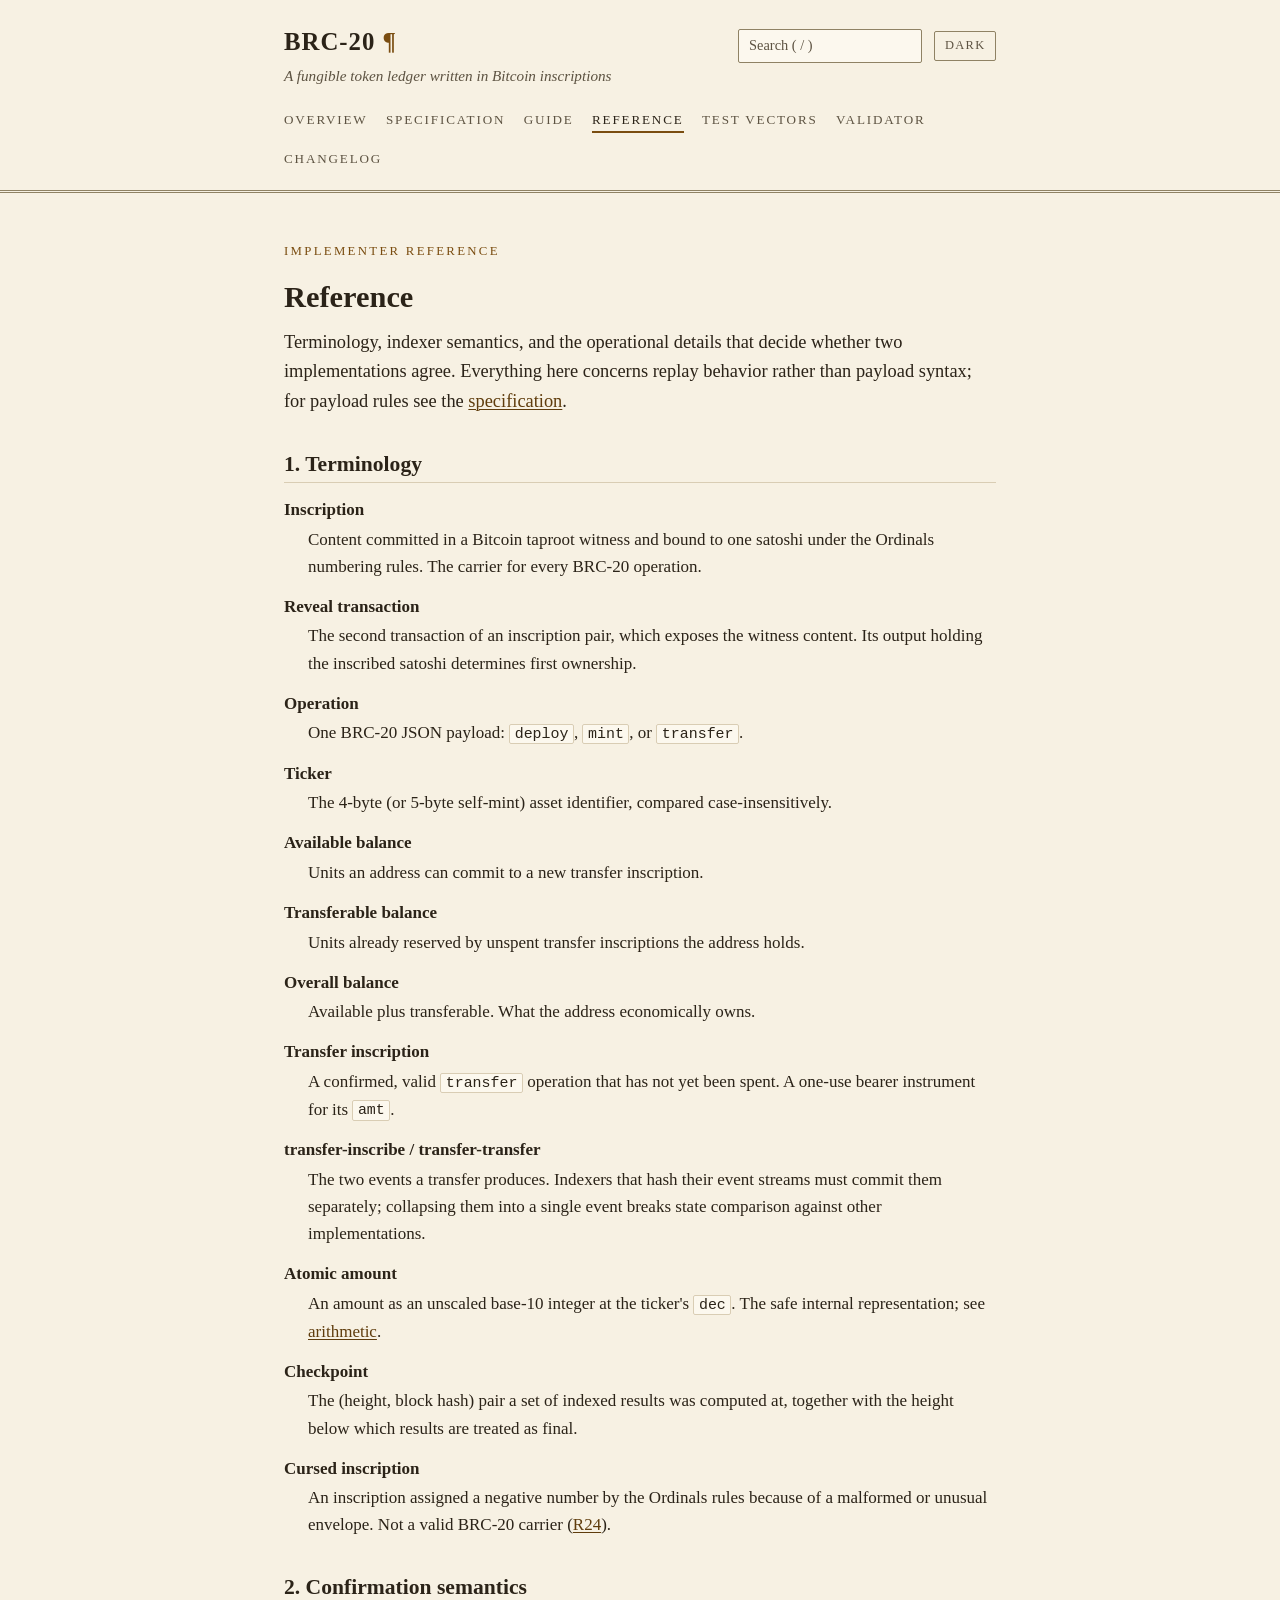
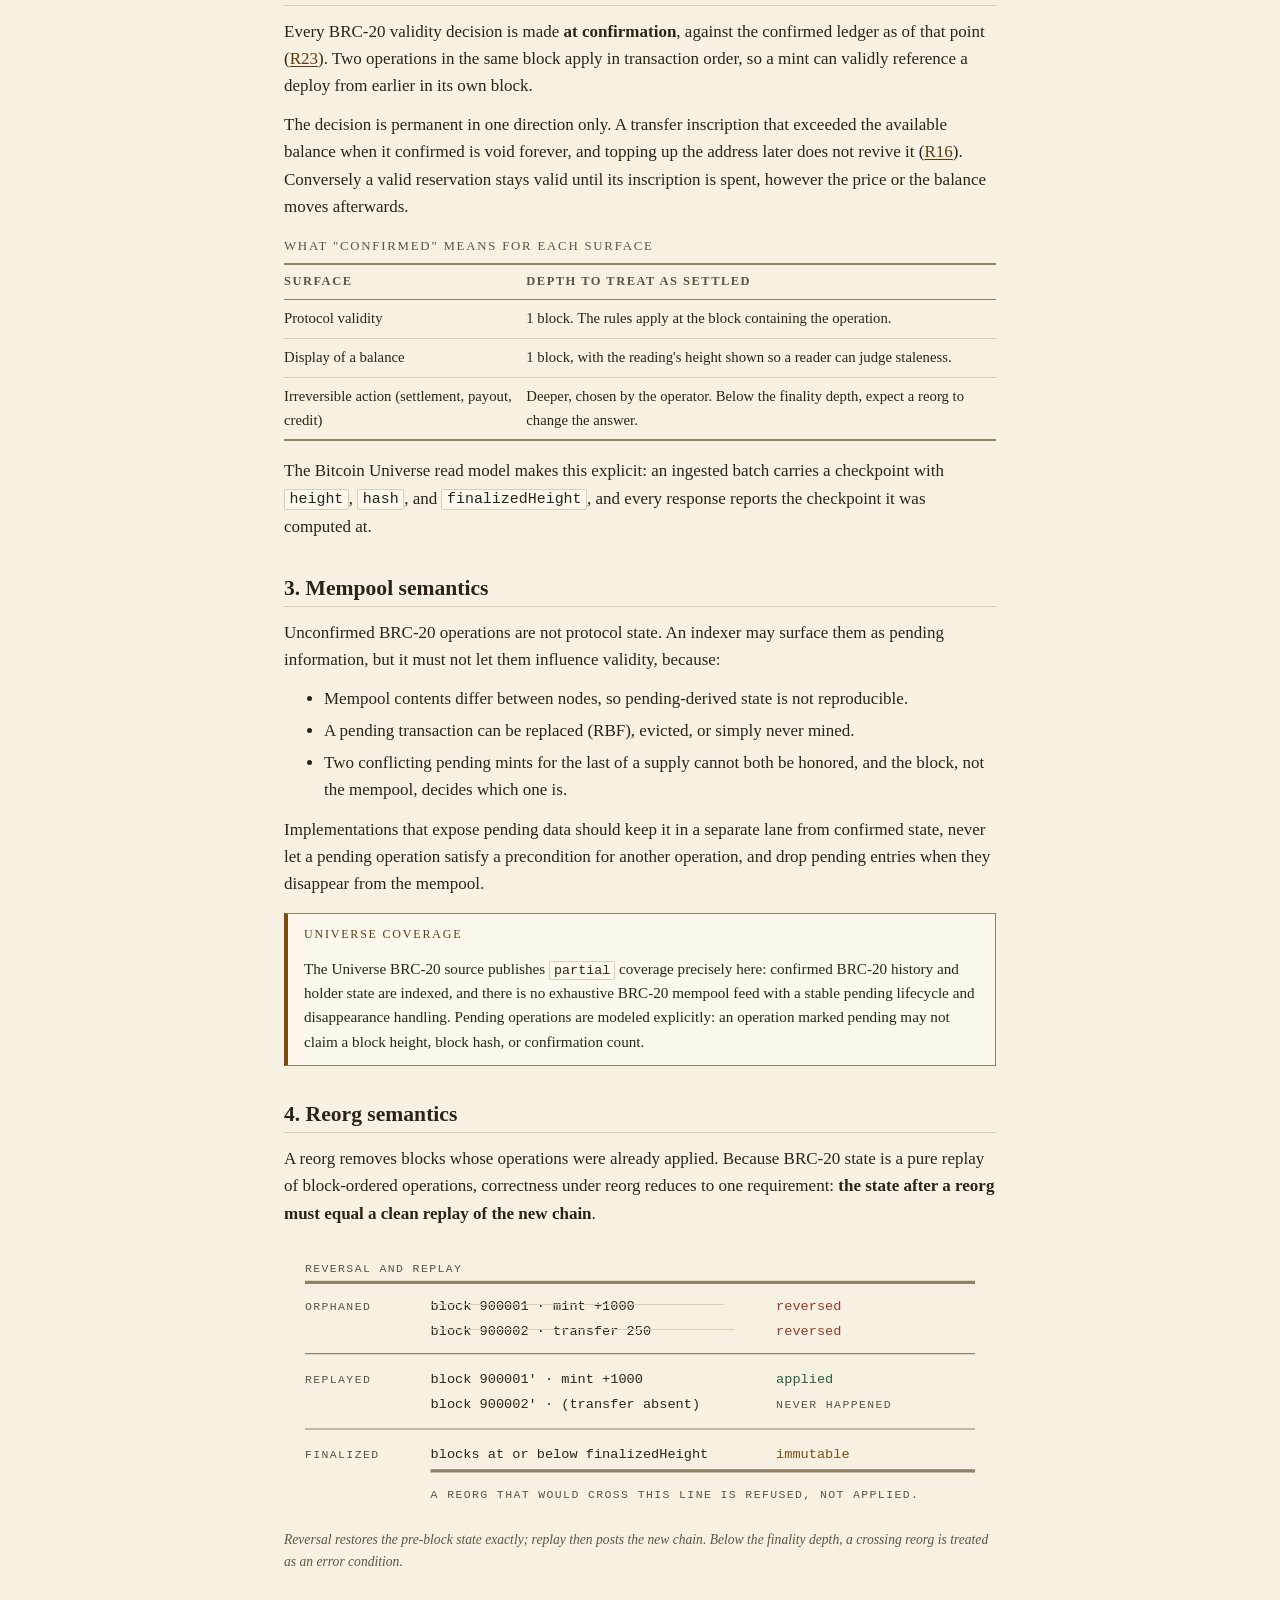
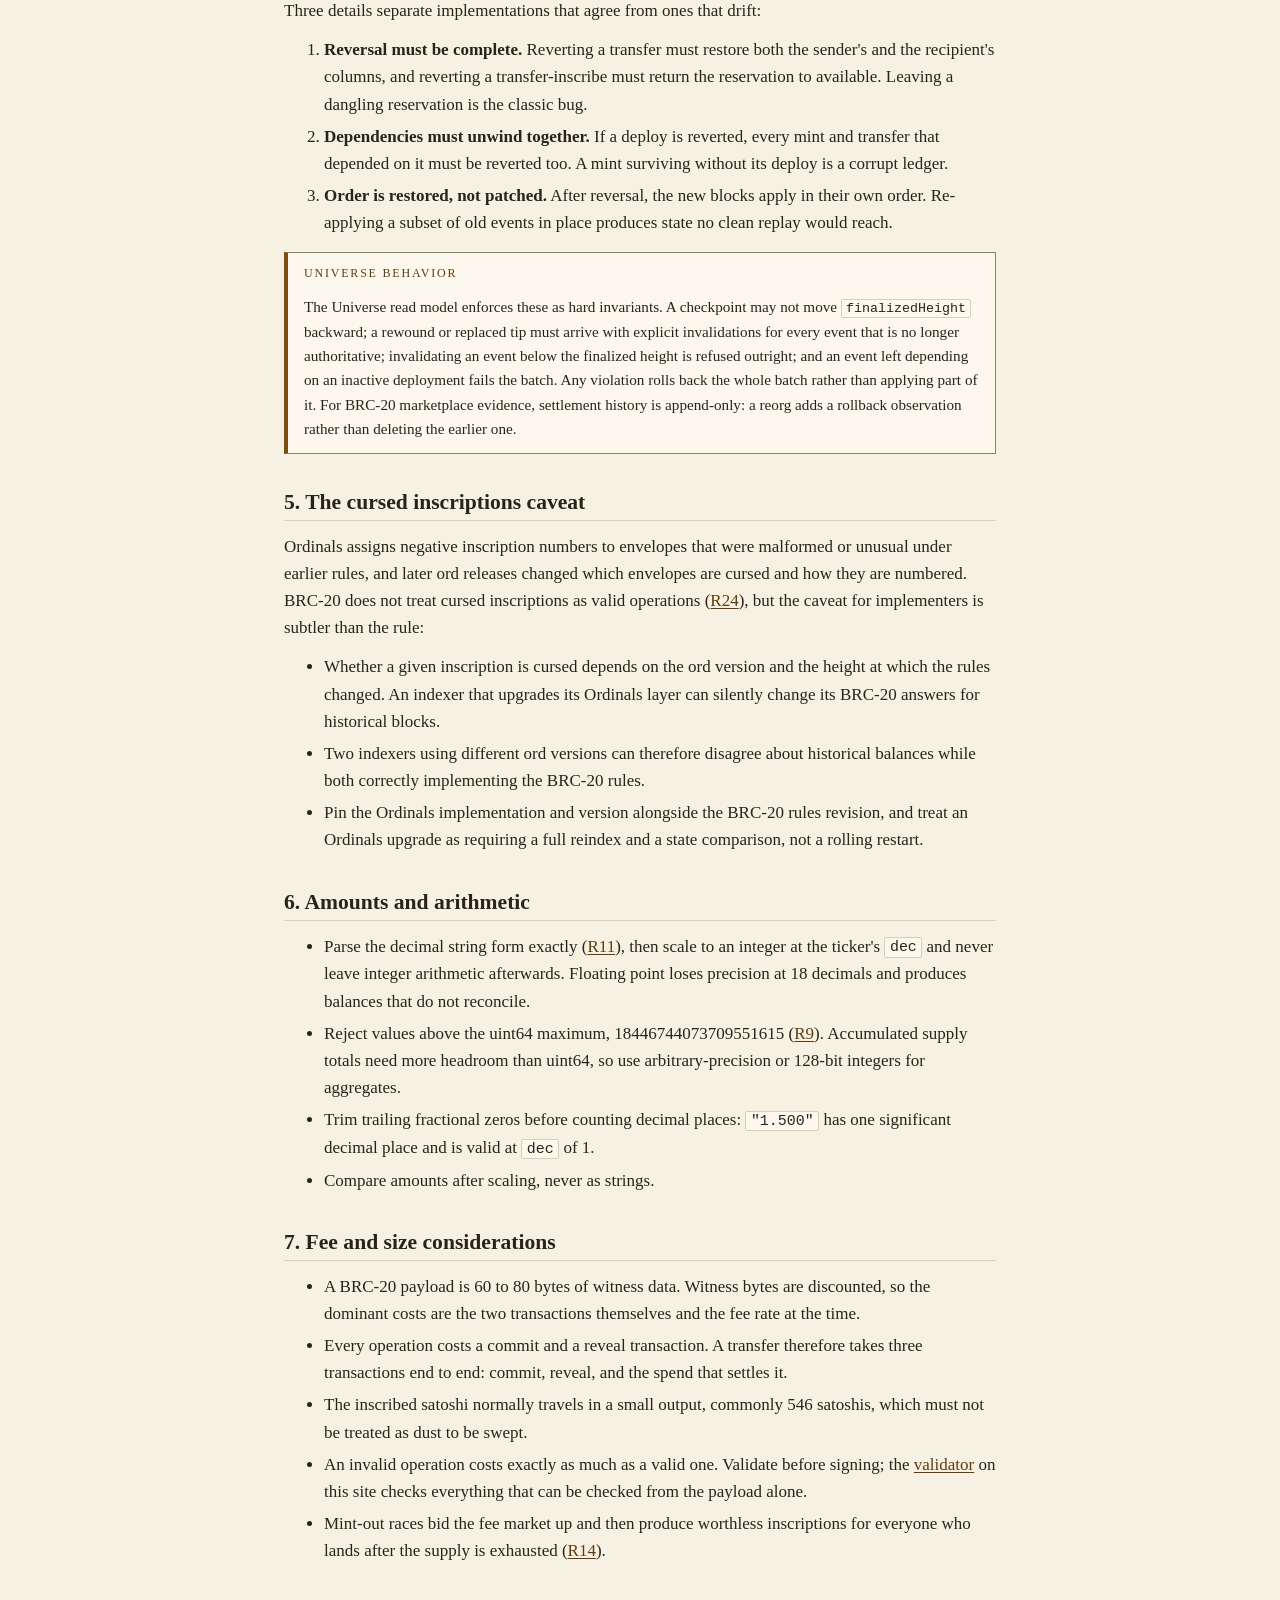
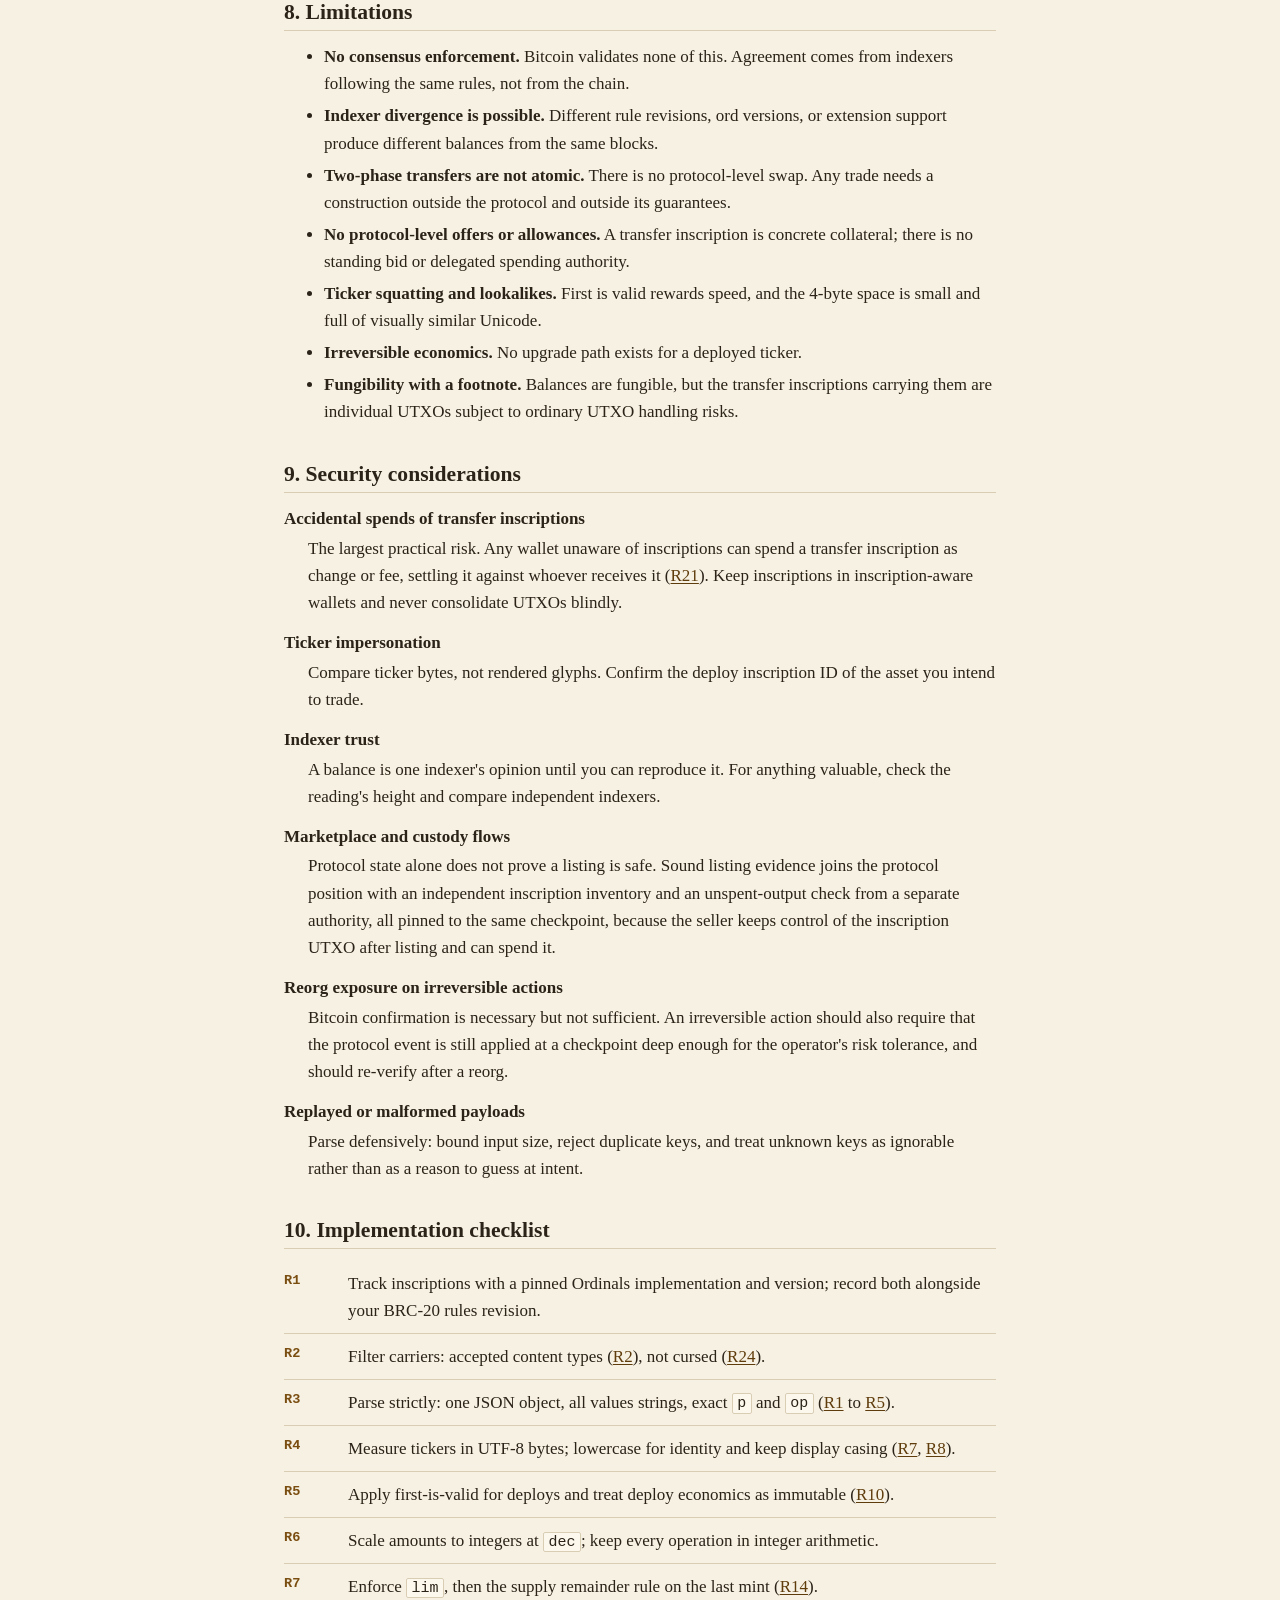
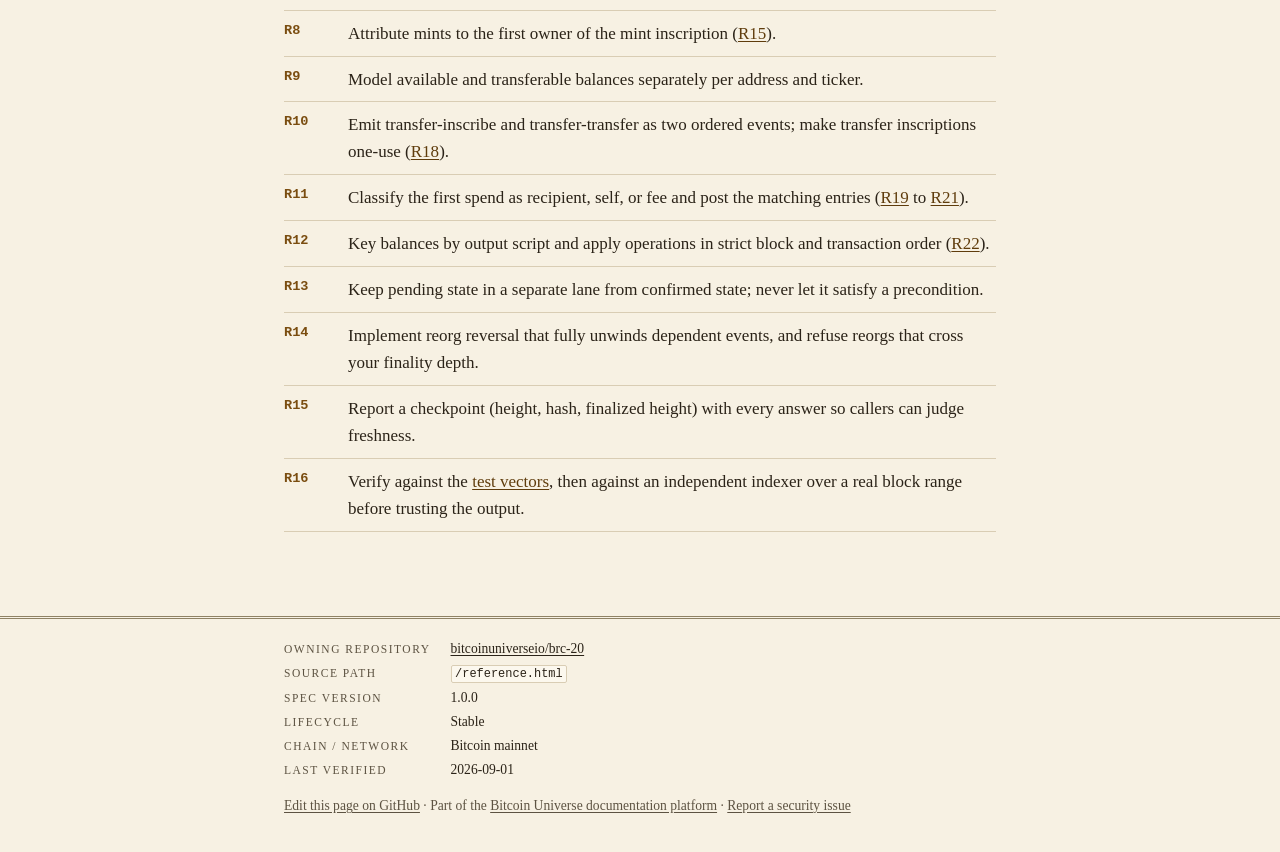
<file: reference.html>
<!doctype html>
<html lang="en" class="no-js">
<head>
<meta charset="utf-8">
<meta name="viewport" content="width=device-width,initial-scale=1">
<title>Reference | BRC-20</title>
<meta name="description" content="BRC-20 reference: terminology, indexer semantics for confirmation, mempool and reorg, the cursed inscriptions caveat, fee and size considerations, limitations, security considerations, and an implementation checklist.">
<link rel="canonical" href="https://bitcoinuniverseio.github.io/brc-20/reference.html">
<meta property="og:type" content="article">
<meta property="og:title" content="BRC-20 reference">
<meta property="og:description" content="Terminology, indexer semantics, reorg handling, limitations, security considerations, and an implementation checklist for BRC-20.">
<meta property="og:url" content="https://bitcoinuniverseio.github.io/brc-20/reference.html">
<link rel="icon" href="favicon.svg" type="image/svg+xml">
<script>try{var t=localStorage.getItem('brc20-theme');if(t==='dark'||t==='light'){document.documentElement.setAttribute('data-theme',t);}}catch(e){}</script>
<link rel="stylesheet" href="ledger.css">
</head>
<body>
<a class="skip-link" href="#main">Skip to content</a>
<header class="masthead">
  <div class="wrap">
    <div class="masthead-row">
      <div>
        <a class="site-name" href="./">BRC-20<span class="folio"> ¶</span></a>
        <p class="site-sub">A fungible token ledger written in Bitcoin inscriptions</p>
      </div>
      <div class="masthead-tools">
        <div class="search" role="search">
          <label class="sr-only" for="site-search">Search this site</label>
          <input type="search" id="site-search" placeholder="Search ( / )" autocomplete="off" aria-expanded="false" aria-controls="search-results">
          <ul id="search-results" class="search-results" aria-label="Search results"></ul>
        </div>
        <button class="theme-toggle" id="theme-toggle" type="button" aria-pressed="false">Dark</button>
      </div>
    </div>
    <nav class="site-nav" aria-label="Primary">
      <ul>
        <li><a href="./">Overview</a></li>
        <li><a href="spec.html">Specification</a></li>
        <li><a href="guide.html">Guide</a></li>
        <li><a href="reference.html" aria-current="page">Reference</a></li>
        <li><a href="vectors.html">Test vectors</a></li>
        <li><a href="validator.html">Validator</a></li>
        <li><a href="changelog.html">Changelog</a></li>
      </ul>
    </nav>
  </div>
</header>

<main id="main">
  <div class="wrap">
    <p class="kicker">Implementer reference</p>
    <h1>Reference</h1>
    <p class="lede">Terminology, indexer semantics, and the operational details that decide whether
    two implementations agree. Everything here concerns replay behavior rather than payload
    syntax; for payload rules see the <a href="spec.html">specification</a>.</p>

    <h2 id="terminology">1. Terminology</h2>
    <dl>
      <dt>Inscription</dt>
      <dd>Content committed in a Bitcoin taproot witness and bound to one satoshi under the
      Ordinals numbering rules. The carrier for every BRC-20 operation.</dd>
      <dt>Reveal transaction</dt>
      <dd>The second transaction of an inscription pair, which exposes the witness content. Its
      output holding the inscribed satoshi determines first ownership.</dd>
      <dt>Operation</dt>
      <dd>One BRC-20 JSON payload: <code>deploy</code>, <code>mint</code>, or
      <code>transfer</code>.</dd>
      <dt>Ticker</dt>
      <dd>The 4-byte (or 5-byte self-mint) asset identifier, compared case-insensitively.</dd>
      <dt>Available balance</dt>
      <dd>Units an address can commit to a new transfer inscription.</dd>
      <dt>Transferable balance</dt>
      <dd>Units already reserved by unspent transfer inscriptions the address holds.</dd>
      <dt>Overall balance</dt>
      <dd>Available plus transferable. What the address economically owns.</dd>
      <dt>Transfer inscription</dt>
      <dd>A confirmed, valid <code>transfer</code> operation that has not yet been spent. A
      one-use bearer instrument for its <code>amt</code>.</dd>
      <dt>transfer-inscribe / transfer-transfer</dt>
      <dd>The two events a transfer produces. Indexers that hash their event streams must commit
      them separately; collapsing them into a single event breaks state comparison against other
      implementations.</dd>
      <dt>Atomic amount</dt>
      <dd>An amount as an unscaled base-10 integer at the ticker's <code>dec</code>. The safe
      internal representation; see <a href="#arithmetic">arithmetic</a>.</dd>
      <dt>Checkpoint</dt>
      <dd>The (height, block hash) pair a set of indexed results was computed at, together with
      the height below which results are treated as final.</dd>
      <dt>Cursed inscription</dt>
      <dd>An inscription assigned a negative number by the Ordinals rules because of a malformed
      or unusual envelope. Not a valid BRC-20 carrier (<a href="spec.html#r24">R24</a>).</dd>
    </dl>

    <h2 id="confirmation">2. Confirmation semantics</h2>
    <p>Every BRC-20 validity decision is made <strong>at confirmation</strong>, against the
    confirmed ledger as of that point (<a href="spec.html#r23">R23</a>). Two operations in the
    same block apply in transaction order, so a mint can validly reference a deploy from earlier
    in its own block.</p>
    <p>The decision is permanent in one direction only. A transfer inscription that exceeded the
    available balance when it confirmed is void forever, and topping up the address later does not
    revive it (<a href="spec.html#r16">R16</a>). Conversely a valid reservation stays valid until
    its inscription is spent, however the price or the balance moves afterwards.</p>
    <div class="table-scroll">
      <table>
        <caption>What "confirmed" means for each surface</caption>
        <thead><tr><th scope="col">Surface</th><th scope="col">Depth to treat as settled</th></tr></thead>
        <tbody>
          <tr><td>Protocol validity</td><td>1 block. The rules apply at the block containing the operation.</td></tr>
          <tr><td>Display of a balance</td><td>1 block, with the reading's height shown so a reader can judge staleness.</td></tr>
          <tr><td>Irreversible action (settlement, payout, credit)</td><td>Deeper, chosen by the operator. Below the finality depth, expect a reorg to change the answer.</td></tr>
        </tbody>
      </table>
    </div>
    <p>The Bitcoin Universe read model makes this explicit: an ingested batch carries a checkpoint
    with <code>height</code>, <code>hash</code>, and <code>finalizedHeight</code>, and every
    response reports the checkpoint it was computed at.</p>

    <h2 id="mempool">3. Mempool semantics</h2>
    <p>Unconfirmed BRC-20 operations are not protocol state. An indexer may surface them as
    pending information, but it must not let them influence validity, because:</p>
    <ul>
      <li>Mempool contents differ between nodes, so pending-derived state is not reproducible.</li>
      <li>A pending transaction can be replaced (RBF), evicted, or simply never mined.</li>
      <li>Two conflicting pending mints for the last of a supply cannot both be honored, and the
      block, not the mempool, decides which one is.</li>
    </ul>
    <p>Implementations that expose pending data should keep it in a separate lane from confirmed
    state, never let a pending operation satisfy a precondition for another operation, and drop
    pending entries when they disappear from the mempool.</p>
    <div class="note">
      <span class="note-label">Universe coverage</span>
      <p>The Universe BRC-20 source publishes <code>partial</code> coverage precisely here:
      confirmed BRC-20 history and holder state are indexed, and there is no exhaustive BRC-20
      mempool feed with a stable pending lifecycle and disappearance handling. Pending operations
      are modeled explicitly: an operation marked pending may not claim a block height, block
      hash, or confirmation count.</p>
    </div>

    <h2 id="reorg">4. Reorg semantics</h2>
    <p>A reorg removes blocks whose operations were already applied. Because BRC-20 state is a
    pure replay of block-ordered operations, correctness under reorg reduces to one requirement:
    <strong>the state after a reorg must equal a clean replay of the new chain</strong>.</p>

    <figure>
      <svg class="diagram" viewBox="0 0 680 260" role="img" aria-labelledby="reorg-title reorg-desc">
        <title id="reorg-title">Reorg handling as reversing ledger postings</title>
        <desc id="reorg-desc">A ledger where postings from blocks 900001 and 900002 are struck through and reversed after those blocks are orphaned, then the replacement blocks 900001-prime and 900002-prime are posted forward. A finalized line below the finality depth is marked immutable: any reorg that would cross it is refused rather than applied.</desc>
        <line class="d-double" x1="20" y1="30" x2="660" y2="30"/>
        <text class="d-label" x="20" y="20">Reversal and replay</text>

        <text class="d-label" x="20" y="56">orphaned</text>
        <text x="140" y="56">block 900001 · mint +1000</text>
        <text x="140" y="80">block 900002 · transfer 250</text>
        <line class="d-rule-soft" x1="140" y1="51" x2="420" y2="51"/>
        <line class="d-rule-soft" x1="140" y1="75" x2="430" y2="75"/>
        <text class="d-debit" x="470" y="56">reversed</text>
        <text class="d-debit" x="470" y="80">reversed</text>

        <line class="d-rule" x1="20" y1="98" x2="660" y2="98"/>

        <text class="d-label" x="20" y="126">replayed</text>
        <text x="140" y="126">block 900001' · mint +1000</text>
        <text x="140" y="150">block 900002' · (transfer absent)</text>
        <text class="d-credit" x="470" y="126">applied</text>
        <text class="d-label" x="470" y="150">never happened</text>

        <line class="d-rule" x1="20" y1="170" x2="660" y2="170"/>

        <text class="d-label" x="20" y="198">finalized</text>
        <text x="140" y="198">blocks at or below finalizedHeight</text>
        <text class="d-accent" x="470" y="198">immutable</text>
        <line class="d-double" x1="140" y1="210" x2="660" y2="210"/>
        <text class="d-label" x="140" y="236">A reorg that would cross this line is refused, not applied.</text>
      </svg>
      <figcaption>Reversal restores the pre-block state exactly; replay then posts the new chain.
      Below the finality depth, a crossing reorg is treated as an error condition.</figcaption>
    </figure>

    <p>Three details separate implementations that agree from ones that drift:</p>
    <ol>
      <li><strong>Reversal must be complete.</strong> Reverting a transfer must restore both the
      sender's and the recipient's columns, and reverting a transfer-inscribe must return the
      reservation to available. Leaving a dangling reservation is the classic bug.</li>
      <li><strong>Dependencies must unwind together.</strong> If a deploy is reverted, every mint
      and transfer that depended on it must be reverted too. A mint surviving without its deploy
      is a corrupt ledger.</li>
      <li><strong>Order is restored, not patched.</strong> After reversal, the new blocks apply in
      their own order. Re-applying a subset of old events in place produces state no clean replay
      would reach.</li>
    </ol>
    <div class="note">
      <span class="note-label">Universe behavior</span>
      <p>The Universe read model enforces these as hard invariants. A checkpoint may not move
      <code>finalizedHeight</code> backward; a rewound or replaced tip must arrive with explicit
      invalidations for every event that is no longer authoritative; invalidating an event below
      the finalized height is refused outright; and an event left depending on an inactive
      deployment fails the batch. Any violation rolls back the whole batch rather than applying
      part of it. For BRC-20 marketplace evidence, settlement history is append-only: a reorg adds
      a rollback observation rather than deleting the earlier one.</p>
    </div>

    <h2 id="cursed">5. The cursed inscriptions caveat</h2>
    <p>Ordinals assigns negative inscription numbers to envelopes that were malformed or unusual
    under earlier rules, and later ord releases changed which envelopes are cursed and how they
    are numbered. BRC-20 does not treat cursed inscriptions as valid operations
    (<a href="spec.html#r24">R24</a>), but the caveat for implementers is subtler than the rule:</p>
    <ul>
      <li>Whether a given inscription is cursed depends on the ord version and the height at which
      the rules changed. An indexer that upgrades its Ordinals layer can silently change its BRC-20
      answers for historical blocks.</li>
      <li>Two indexers using different ord versions can therefore disagree about historical
      balances while both correctly implementing the BRC-20 rules.</li>
      <li>Pin the Ordinals implementation and version alongside the BRC-20 rules revision, and
      treat an Ordinals upgrade as requiring a full reindex and a state comparison, not a rolling
      restart.</li>
    </ul>

    <h2 id="arithmetic">6. Amounts and arithmetic</h2>
    <ul>
      <li>Parse the decimal string form exactly (<a href="spec.html#r11">R11</a>), then scale to an
      integer at the ticker's <code>dec</code> and never leave integer arithmetic afterwards.
      Floating point loses precision at 18 decimals and produces balances that do not reconcile.</li>
      <li>Reject values above the uint64 maximum, 18446744073709551615
      (<a href="spec.html#r9">R9</a>). Accumulated supply totals need more headroom than uint64,
      so use arbitrary-precision or 128-bit integers for aggregates.</li>
      <li>Trim trailing fractional zeros before counting decimal places: <code>"1.500"</code> has
      one significant decimal place and is valid at <code>dec</code> of 1.</li>
      <li>Compare amounts after scaling, never as strings.</li>
    </ul>

    <h2 id="fees">7. Fee and size considerations</h2>
    <ul>
      <li>A BRC-20 payload is 60 to 80 bytes of witness data. Witness bytes are discounted, so the
      dominant costs are the two transactions themselves and the fee rate at the time.</li>
      <li>Every operation costs a commit and a reveal transaction. A transfer therefore takes
      three transactions end to end: commit, reveal, and the spend that settles it.</li>
      <li>The inscribed satoshi normally travels in a small output, commonly 546 satoshis, which
      must not be treated as dust to be swept.</li>
      <li>An invalid operation costs exactly as much as a valid one. Validate before signing; the
      <a href="validator.html">validator</a> on this site checks everything that can be checked
      from the payload alone.</li>
      <li>Mint-out races bid the fee market up and then produce worthless inscriptions for
      everyone who lands after the supply is exhausted (<a href="spec.html#r14">R14</a>).</li>
    </ul>

    <h2 id="limitations">8. Limitations</h2>
    <ul>
      <li><strong>No consensus enforcement.</strong> Bitcoin validates none of this. Agreement
      comes from indexers following the same rules, not from the chain.</li>
      <li><strong>Indexer divergence is possible.</strong> Different rule revisions, ord versions,
      or extension support produce different balances from the same blocks.</li>
      <li><strong>Two-phase transfers are not atomic.</strong> There is no protocol-level swap.
      Any trade needs a construction outside the protocol and outside its guarantees.</li>
      <li><strong>No protocol-level offers or allowances.</strong> A transfer inscription is
      concrete collateral; there is no standing bid or delegated spending authority.</li>
      <li><strong>Ticker squatting and lookalikes.</strong> First is valid rewards speed, and the
      4-byte space is small and full of visually similar Unicode.</li>
      <li><strong>Irreversible economics.</strong> No upgrade path exists for a deployed ticker.</li>
      <li><strong>Fungibility with a footnote.</strong> Balances are fungible, but the transfer
      inscriptions carrying them are individual UTXOs subject to ordinary UTXO handling risks.</li>
    </ul>

    <h2 id="security">9. Security considerations</h2>
    <dl>
      <dt>Accidental spends of transfer inscriptions</dt>
      <dd>The largest practical risk. Any wallet unaware of inscriptions can spend a transfer
      inscription as change or fee, settling it against whoever receives it
      (<a href="spec.html#r21">R21</a>). Keep inscriptions in inscription-aware wallets and never
      consolidate UTXOs blindly.</dd>
      <dt>Ticker impersonation</dt>
      <dd>Compare ticker bytes, not rendered glyphs. Confirm the deploy inscription ID of the asset
      you intend to trade.</dd>
      <dt>Indexer trust</dt>
      <dd>A balance is one indexer's opinion until you can reproduce it. For anything valuable,
      check the reading's height and compare independent indexers.</dd>
      <dt>Marketplace and custody flows</dt>
      <dd>Protocol state alone does not prove a listing is safe. Sound listing evidence joins the
      protocol position with an independent inscription inventory and an unspent-output check from
      a separate authority, all pinned to the same checkpoint, because the seller keeps control of
      the inscription UTXO after listing and can spend it.</dd>
      <dt>Reorg exposure on irreversible actions</dt>
      <dd>Bitcoin confirmation is necessary but not sufficient. An irreversible action should also
      require that the protocol event is still applied at a checkpoint deep enough for the
      operator's risk tolerance, and should re-verify after a reorg.</dd>
      <dt>Replayed or malformed payloads</dt>
      <dd>Parse defensively: bound input size, reject duplicate keys, and treat unknown keys as
      ignorable rather than as a reason to guess at intent.</dd>
    </dl>

    <h2 id="checklist">10. Implementation checklist</h2>
    <ol class="rules">
      <li>Track inscriptions with a pinned Ordinals implementation and version; record both
      alongside your BRC-20 rules revision.</li>
      <li>Filter carriers: accepted content types (<a href="spec.html#r2">R2</a>), not cursed
      (<a href="spec.html#r24">R24</a>).</li>
      <li>Parse strictly: one JSON object, all values strings, exact <code>p</code> and
      <code>op</code> (<a href="spec.html#r1">R1</a> to <a href="spec.html#r5">R5</a>).</li>
      <li>Measure tickers in UTF-8 bytes; lowercase for identity and keep display casing
      (<a href="spec.html#r7">R7</a>, <a href="spec.html#r8">R8</a>).</li>
      <li>Apply first-is-valid for deploys and treat deploy economics as immutable
      (<a href="spec.html#r10">R10</a>).</li>
      <li>Scale amounts to integers at <code>dec</code>; keep every operation in integer
      arithmetic.</li>
      <li>Enforce <code>lim</code>, then the supply remainder rule on the last mint
      (<a href="spec.html#r14">R14</a>).</li>
      <li>Attribute mints to the first owner of the mint inscription
      (<a href="spec.html#r15">R15</a>).</li>
      <li>Model available and transferable balances separately per address and ticker.</li>
      <li>Emit transfer-inscribe and transfer-transfer as two ordered events; make transfer
      inscriptions one-use (<a href="spec.html#r18">R18</a>).</li>
      <li>Classify the first spend as recipient, self, or fee and post the matching entries
      (<a href="spec.html#r19">R19</a> to <a href="spec.html#r21">R21</a>).</li>
      <li>Key balances by output script and apply operations in strict block and transaction order
      (<a href="spec.html#r22">R22</a>).</li>
      <li>Keep pending state in a separate lane from confirmed state; never let it satisfy a
      precondition.</li>
      <li>Implement reorg reversal that fully unwinds dependent events, and refuse reorgs that
      cross your finality depth.</li>
      <li>Report a checkpoint (height, hash, finalized height) with every answer so callers can
      judge freshness.</li>
      <li>Verify against the <a href="vectors.html">test vectors</a>, then against an independent
      indexer over a real block range before trusting the output.</li>
    </ol>
  </div>
</main>

<footer class="colophon">
  <div class="wrap">
    <dl>
      <dt>Owning repository</dt><dd><a href="https://github.com/bitcoinuniverseio/brc-20">bitcoinuniverseio/brc-20</a></dd>
      <dt>Source path</dt><dd><code>/reference.html</code></dd>
      <dt>Spec version</dt><dd>1.0.0</dd>
      <dt>Lifecycle</dt><dd>Stable</dd>
      <dt>Chain / network</dt><dd>Bitcoin mainnet</dd>
      <dt>Last verified</dt><dd>2026-09-01</dd>
    </dl>
    <p><a href="https://github.com/bitcoinuniverseio/brc-20/edit/main/reference.html">Edit this page on GitHub</a> ·
    Part of the <a href="https://docs.bitcoinuniverse.io">Bitcoin Universe documentation platform</a> ·
    <a href="https://github.com/bitcoinuniverseio/brc-20/security/advisories/new">Report a security issue</a></p>
  </div>
</footer>
<script src="site.js" defer></script>
</body>
</html>
</file>
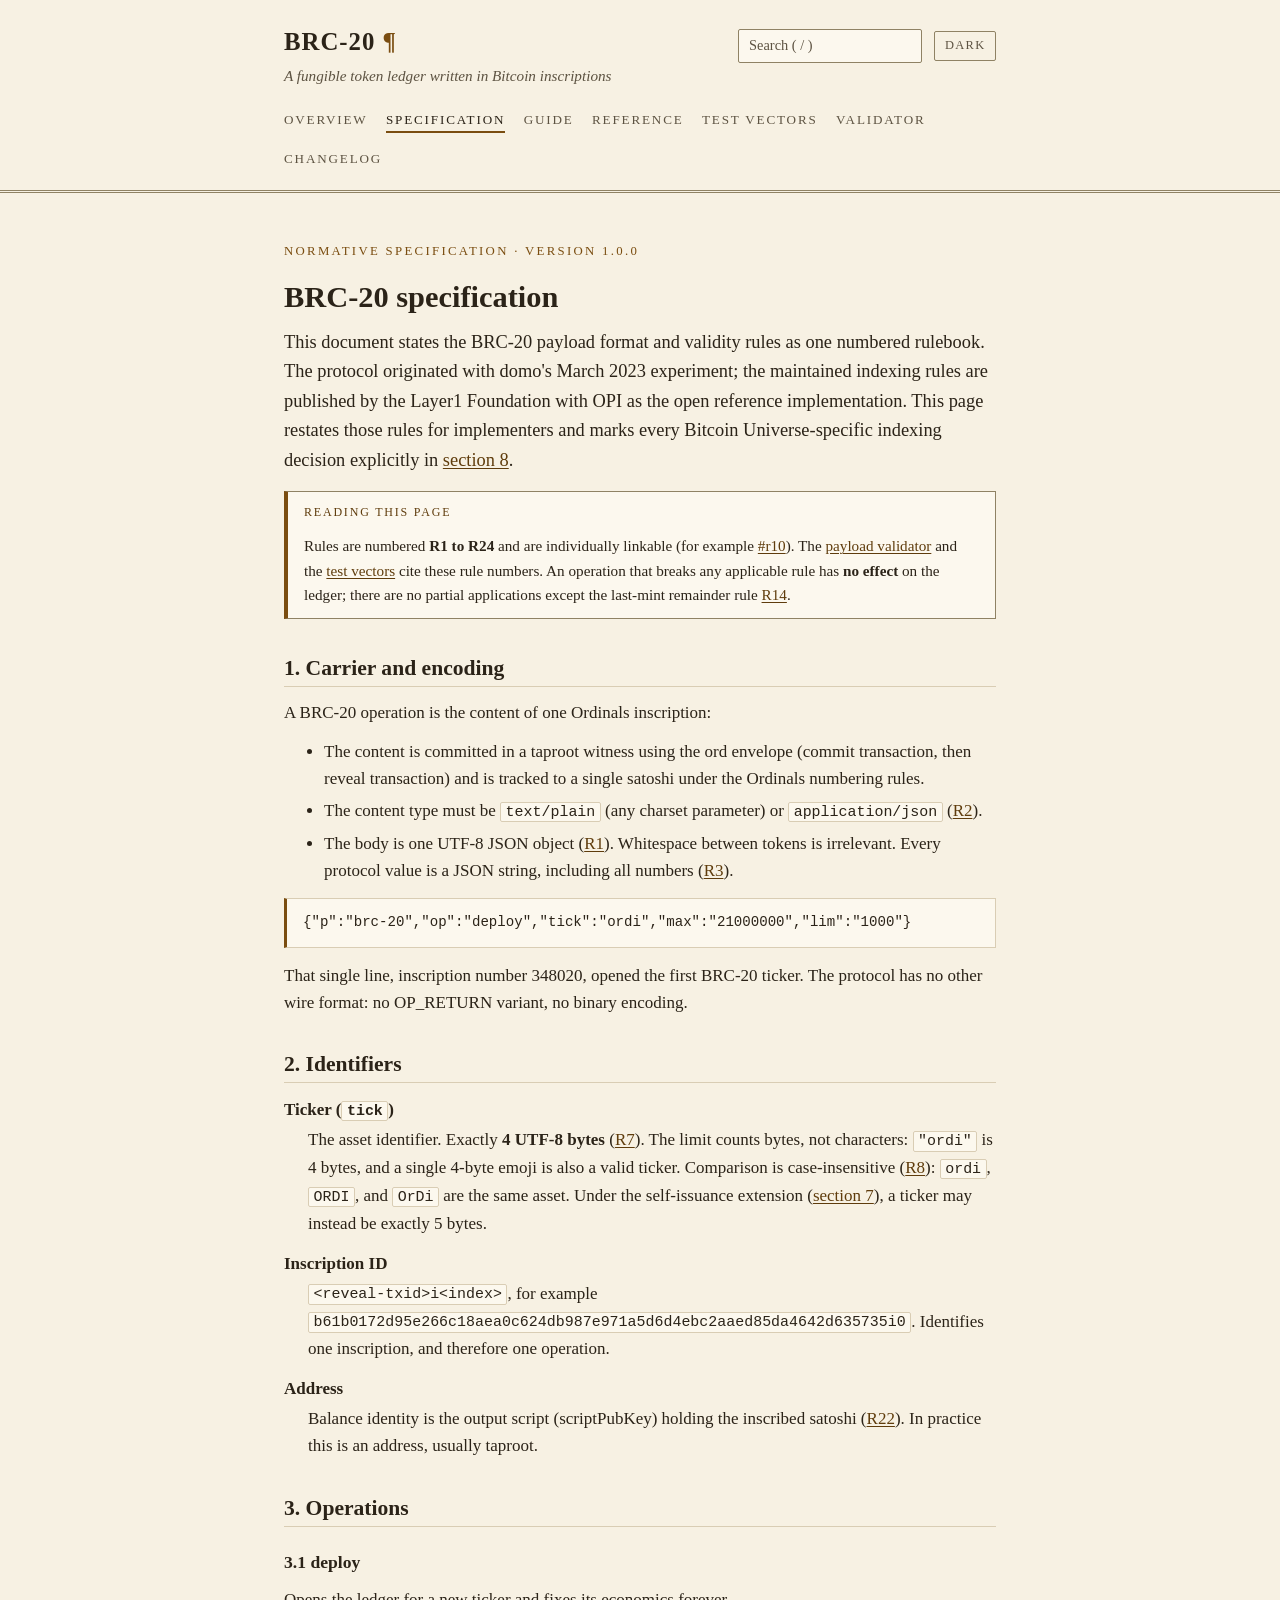
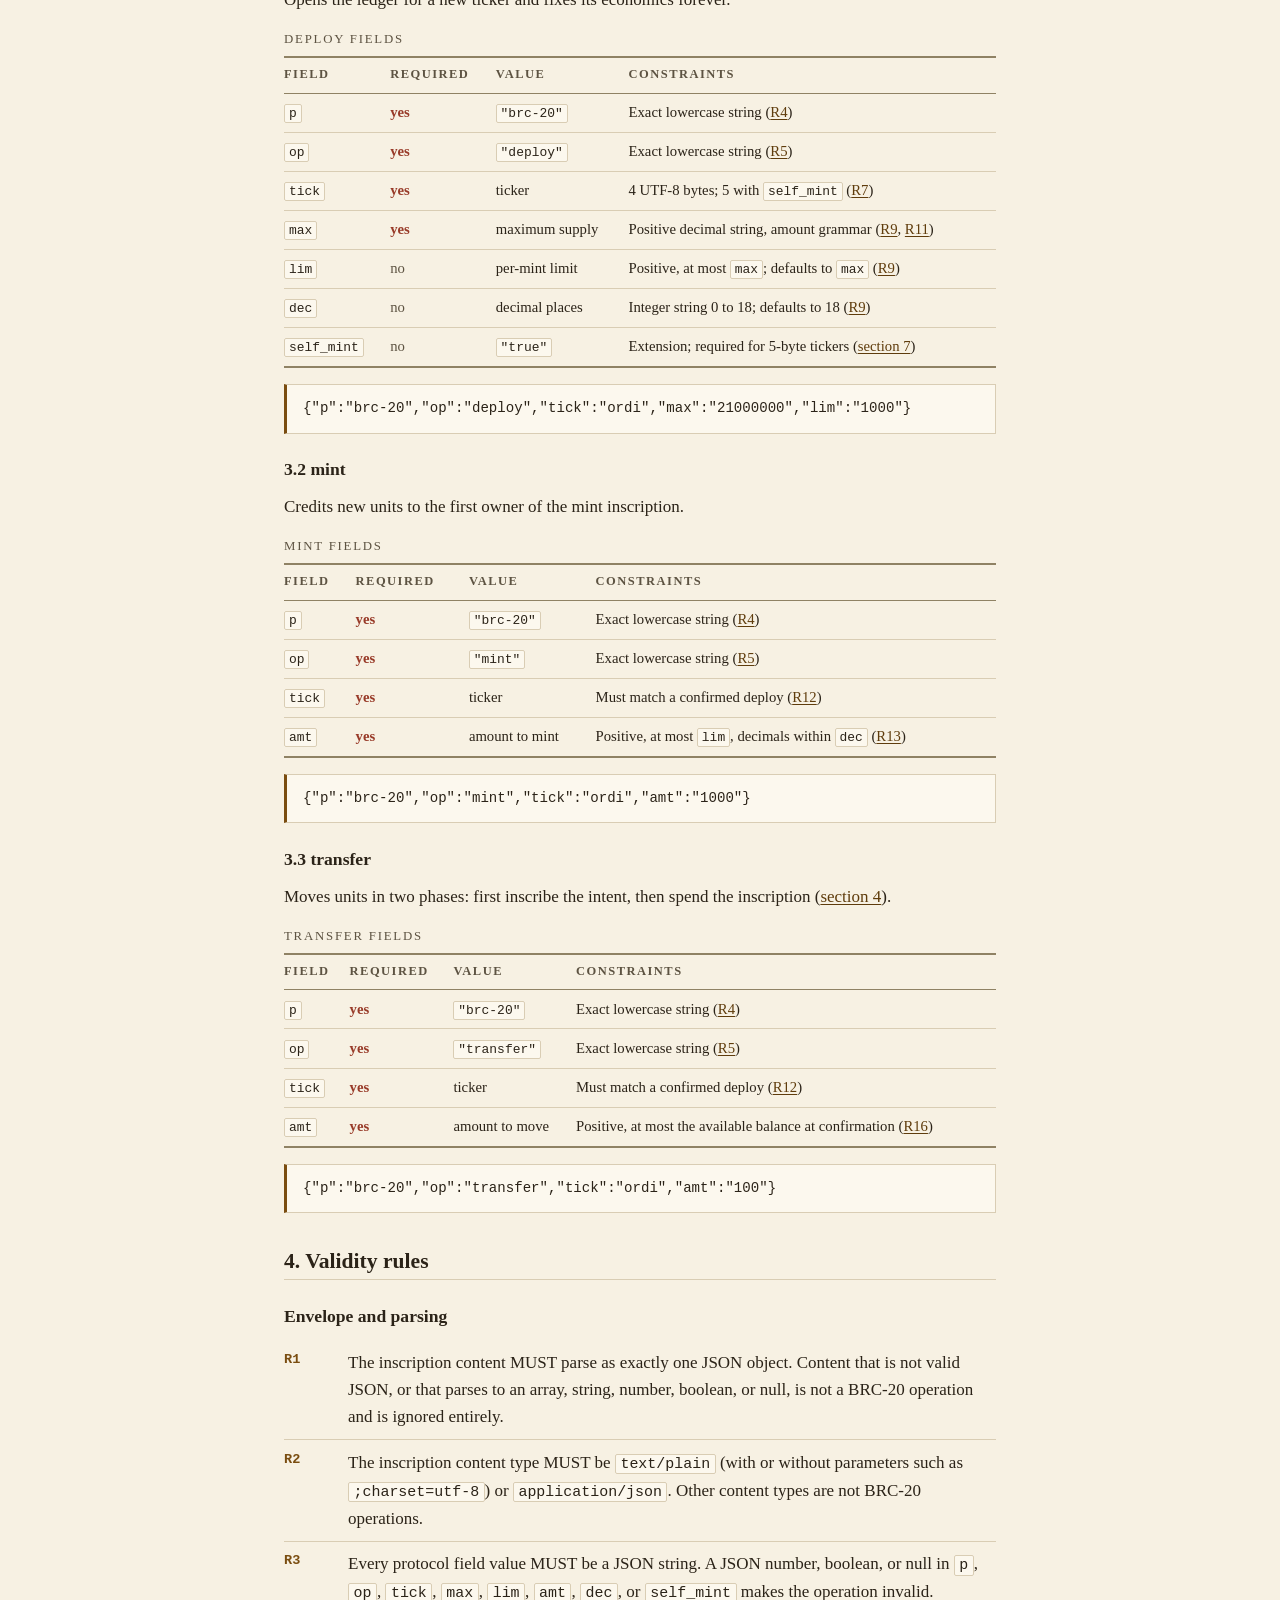
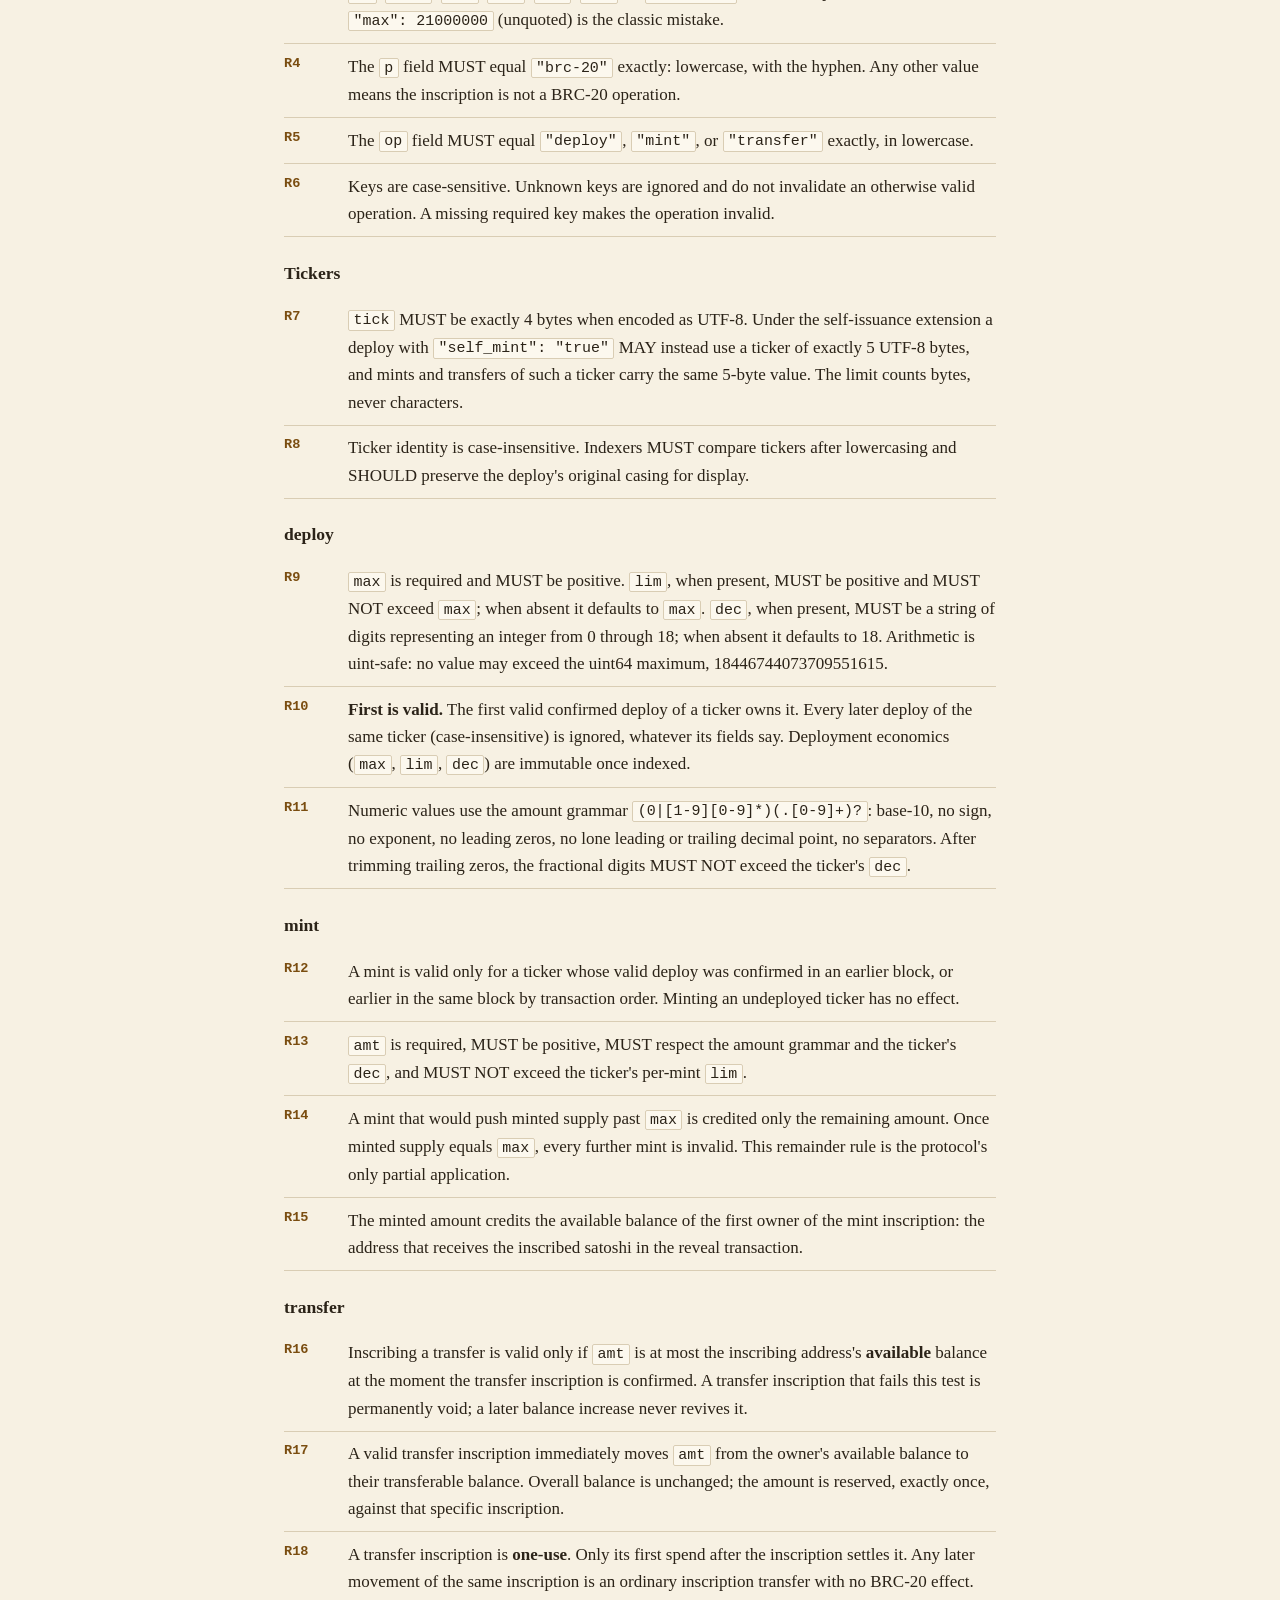
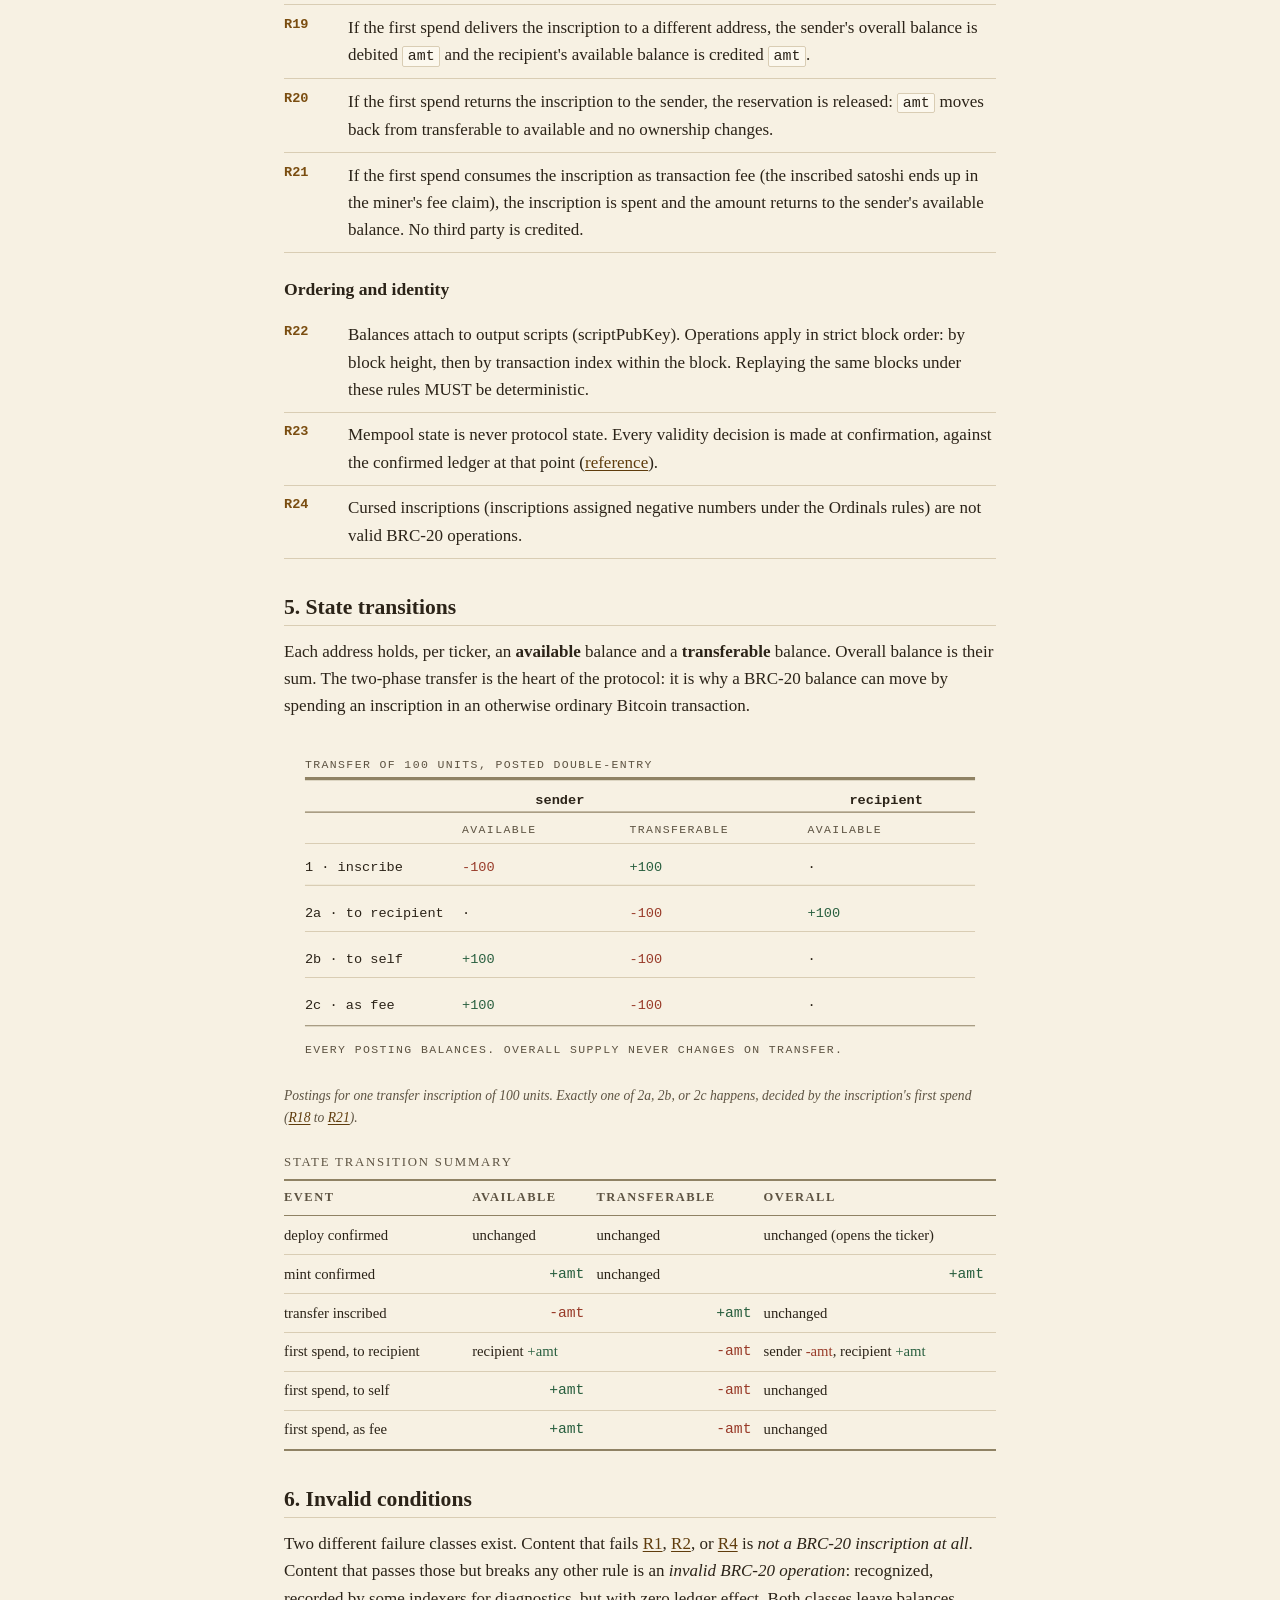
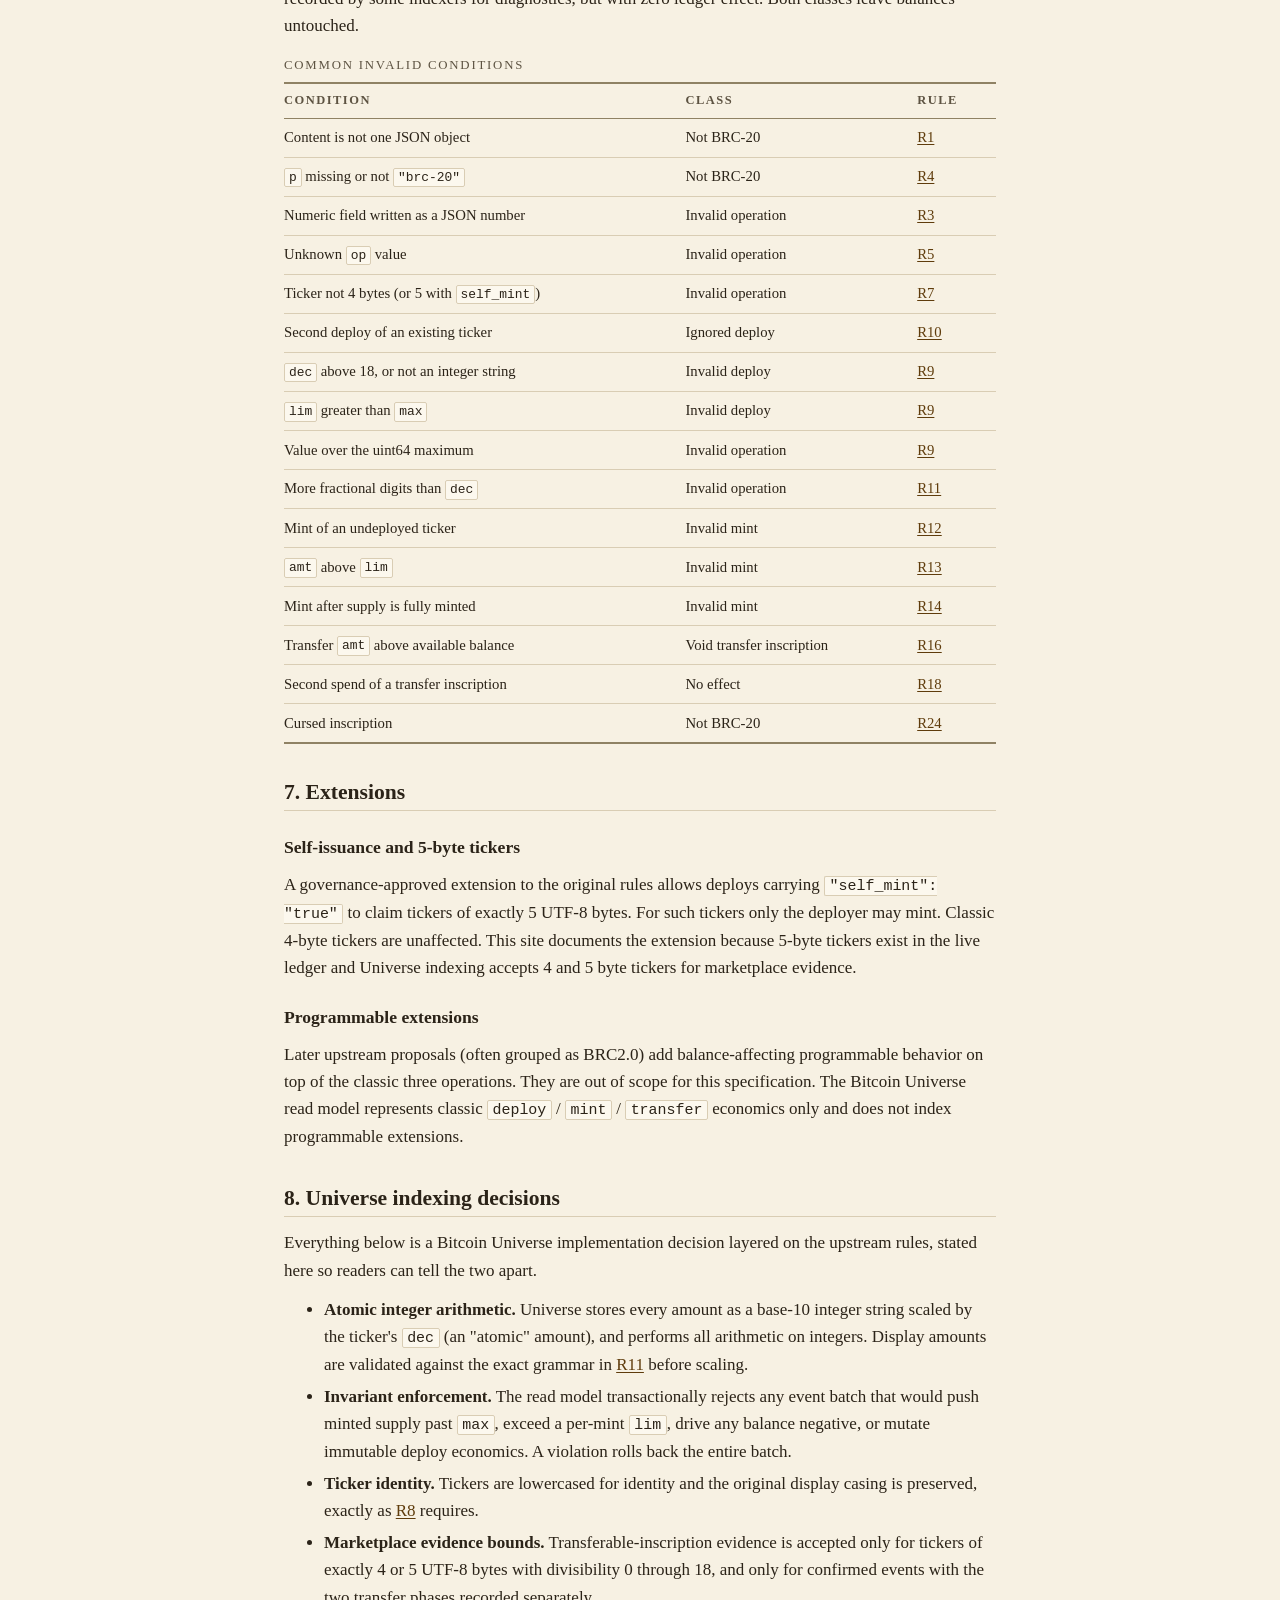
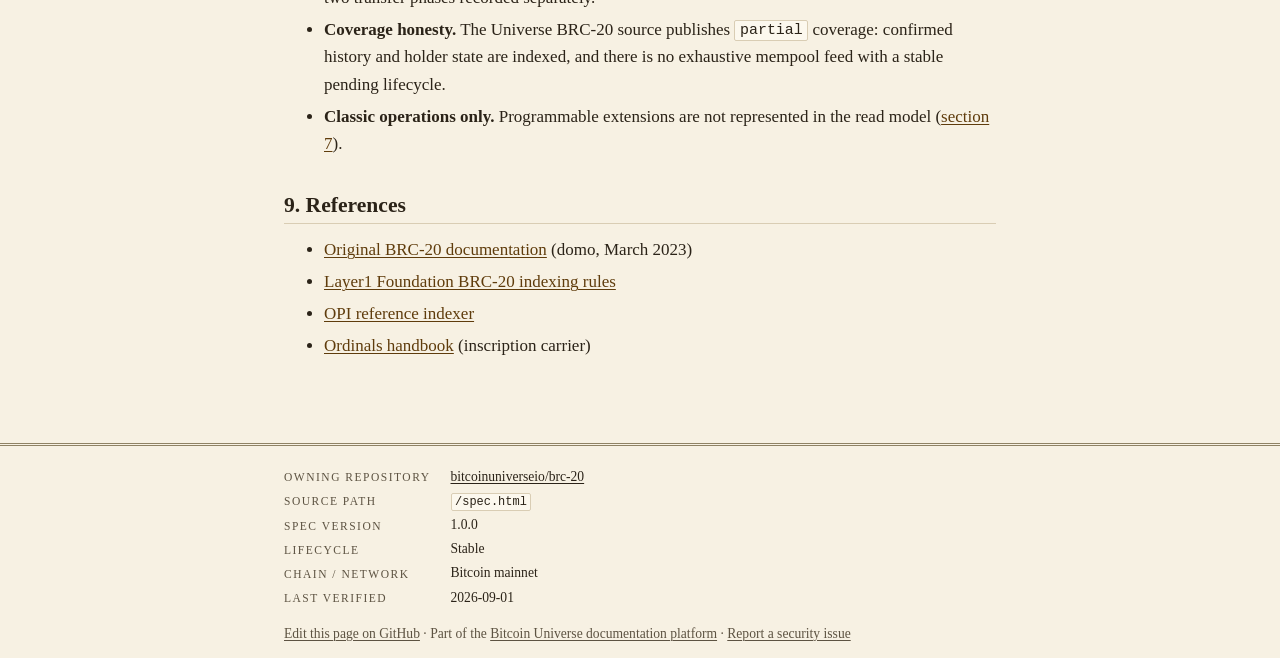
<file: spec.html>
<!doctype html>
<html lang="en" class="no-js">
<head>
<meta charset="utf-8">
<meta name="viewport" content="width=device-width,initial-scale=1">
<title>Specification | BRC-20</title>
<meta name="description" content="Normative BRC-20 specification: JSON payload format, deploy, mint, and transfer field tables, numbered validity rules, ticker identity, decimals and arithmetic, state transitions, and invalid conditions.">
<link rel="canonical" href="https://bitcoinuniverseio.github.io/brc-20/spec.html">
<meta property="og:type" content="article">
<meta property="og:title" content="BRC-20 specification">
<meta property="og:description" content="The complete BRC-20 payload rules: field tables, 24 numbered validity rules, state transitions, and invalid conditions.">
<meta property="og:url" content="https://bitcoinuniverseio.github.io/brc-20/spec.html">
<link rel="icon" href="favicon.svg" type="image/svg+xml">
<script>try{var t=localStorage.getItem('brc20-theme');if(t==='dark'||t==='light'){document.documentElement.setAttribute('data-theme',t);}}catch(e){}</script>
<link rel="stylesheet" href="ledger.css">
</head>
<body>
<a class="skip-link" href="#main">Skip to content</a>
<header class="masthead">
  <div class="wrap">
    <div class="masthead-row">
      <div>
        <a class="site-name" href="./">BRC-20<span class="folio"> ¶</span></a>
        <p class="site-sub">A fungible token ledger written in Bitcoin inscriptions</p>
      </div>
      <div class="masthead-tools">
        <div class="search" role="search">
          <label class="sr-only" for="site-search">Search this site</label>
          <input type="search" id="site-search" placeholder="Search ( / )" autocomplete="off" aria-expanded="false" aria-controls="search-results">
          <ul id="search-results" class="search-results" aria-label="Search results"></ul>
        </div>
        <button class="theme-toggle" id="theme-toggle" type="button" aria-pressed="false">Dark</button>
      </div>
    </div>
    <nav class="site-nav" aria-label="Primary">
      <ul>
        <li><a href="./">Overview</a></li>
        <li><a href="spec.html" aria-current="page">Specification</a></li>
        <li><a href="guide.html">Guide</a></li>
        <li><a href="reference.html">Reference</a></li>
        <li><a href="vectors.html">Test vectors</a></li>
        <li><a href="validator.html">Validator</a></li>
        <li><a href="changelog.html">Changelog</a></li>
      </ul>
    </nav>
  </div>
</header>

<main id="main">
  <div class="wrap">
    <p class="kicker">Normative specification · version 1.0.0</p>
    <h1>BRC-20 specification</h1>
    <p class="lede">This document states the BRC-20 payload format and validity rules as one numbered
    rulebook. The protocol originated with domo's March 2023 experiment; the maintained indexing
    rules are published by the Layer1 Foundation with OPI as the open reference implementation.
    This page restates those rules for implementers and marks every Bitcoin Universe-specific
    indexing decision explicitly in <a href="#universe-notes">section 8</a>.</p>

    <div class="note">
      <span class="note-label">Reading this page</span>
      <p>Rules are numbered <strong>R1 to R24</strong> and are individually linkable
      (for example <a href="#r10">#r10</a>). The <a href="validator.html">payload validator</a>
      and the <a href="vectors.html">test vectors</a> cite these rule numbers. An operation that
      breaks any applicable rule has <strong>no effect</strong> on the ledger; there are no
      partial applications except the last-mint remainder rule <a href="#r14">R14</a>.</p>
    </div>

    <h2 id="carrier">1. Carrier and encoding</h2>
    <p>A BRC-20 operation is the content of one Ordinals inscription:</p>
    <ul>
      <li>The content is committed in a taproot witness using the ord envelope
      (commit transaction, then reveal transaction) and is tracked to a single satoshi under the
      Ordinals numbering rules.</li>
      <li>The content type must be <code>text/plain</code> (any charset parameter) or
      <code>application/json</code> (<a href="#r2">R2</a>).</li>
      <li>The body is one UTF-8 JSON object (<a href="#r1">R1</a>). Whitespace between tokens is
      irrelevant. Every protocol value is a JSON string, including all numbers
      (<a href="#r3">R3</a>).</li>
    </ul>
    <pre><code>{"p":"brc-20","op":"deploy","tick":"ordi","max":"21000000","lim":"1000"}</code></pre>
    <p>That single line, inscription number 348020, opened the first BRC-20 ticker. The protocol
    has no other wire format: no OP_RETURN variant, no binary encoding.</p>

    <h2 id="identifiers">2. Identifiers</h2>
    <dl>
      <dt>Ticker (<code>tick</code>)</dt>
      <dd>The asset identifier. Exactly <strong>4 UTF-8 bytes</strong>
      (<a href="#r7">R7</a>). The limit counts bytes, not characters: <code>"ordi"</code> is
      4 bytes, and a single 4-byte emoji is also a valid ticker. Comparison is
      case-insensitive (<a href="#r8">R8</a>): <code>ordi</code>, <code>ORDI</code>, and
      <code>OrDi</code> are the same asset. Under the self-issuance extension
      (<a href="#extensions">section 7</a>), a ticker may instead be exactly 5 bytes.</dd>
      <dt>Inscription ID</dt>
      <dd><code>&lt;reveal-txid&gt;i&lt;index&gt;</code>, for example
      <code>b61b0172d95e266c18aea0c624db987e971a5d6d4ebc2aaed85da4642d635735i0</code>.
      Identifies one inscription, and therefore one operation.</dd>
      <dt>Address</dt>
      <dd>Balance identity is the output script (scriptPubKey) holding the inscribed satoshi
      (<a href="#r22">R22</a>). In practice this is an address, usually taproot.</dd>
    </dl>

    <h2 id="operations">3. Operations</h2>

    <h3 id="op-deploy">3.1 deploy</h3>
    <p>Opens the ledger for a new ticker and fixes its economics forever.</p>
    <div class="table-scroll">
      <table>
        <caption>deploy fields</caption>
        <thead><tr><th scope="col">Field</th><th scope="col">Required</th><th scope="col">Value</th><th scope="col">Constraints</th></tr></thead>
        <tbody>
          <tr><td><code>p</code></td><td><span class="req">yes</span></td><td><code>"brc-20"</code></td><td>Exact lowercase string (<a href="#r4">R4</a>)</td></tr>
          <tr><td><code>op</code></td><td><span class="req">yes</span></td><td><code>"deploy"</code></td><td>Exact lowercase string (<a href="#r5">R5</a>)</td></tr>
          <tr><td><code>tick</code></td><td><span class="req">yes</span></td><td>ticker</td><td>4 UTF-8 bytes; 5 with <code>self_mint</code> (<a href="#r7">R7</a>)</td></tr>
          <tr><td><code>max</code></td><td><span class="req">yes</span></td><td>maximum supply</td><td>Positive decimal string, amount grammar (<a href="#r9">R9</a>, <a href="#r11">R11</a>)</td></tr>
          <tr><td><code>lim</code></td><td><span class="opt">no</span></td><td>per-mint limit</td><td>Positive, at most <code>max</code>; defaults to <code>max</code> (<a href="#r9">R9</a>)</td></tr>
          <tr><td><code>dec</code></td><td><span class="opt">no</span></td><td>decimal places</td><td>Integer string 0 to 18; defaults to 18 (<a href="#r9">R9</a>)</td></tr>
          <tr><td><code>self_mint</code></td><td><span class="opt">no</span></td><td><code>"true"</code></td><td>Extension; required for 5-byte tickers (<a href="#extensions">section 7</a>)</td></tr>
        </tbody>
      </table>
    </div>
    <pre><code>{"p":"brc-20","op":"deploy","tick":"ordi","max":"21000000","lim":"1000"}</code></pre>

    <h3 id="op-mint">3.2 mint</h3>
    <p>Credits new units to the first owner of the mint inscription.</p>
    <div class="table-scroll">
      <table>
        <caption>mint fields</caption>
        <thead><tr><th scope="col">Field</th><th scope="col">Required</th><th scope="col">Value</th><th scope="col">Constraints</th></tr></thead>
        <tbody>
          <tr><td><code>p</code></td><td><span class="req">yes</span></td><td><code>"brc-20"</code></td><td>Exact lowercase string (<a href="#r4">R4</a>)</td></tr>
          <tr><td><code>op</code></td><td><span class="req">yes</span></td><td><code>"mint"</code></td><td>Exact lowercase string (<a href="#r5">R5</a>)</td></tr>
          <tr><td><code>tick</code></td><td><span class="req">yes</span></td><td>ticker</td><td>Must match a confirmed deploy (<a href="#r12">R12</a>)</td></tr>
          <tr><td><code>amt</code></td><td><span class="req">yes</span></td><td>amount to mint</td><td>Positive, at most <code>lim</code>, decimals within <code>dec</code> (<a href="#r13">R13</a>)</td></tr>
        </tbody>
      </table>
    </div>
    <pre><code>{"p":"brc-20","op":"mint","tick":"ordi","amt":"1000"}</code></pre>

    <h3 id="op-transfer">3.3 transfer</h3>
    <p>Moves units in two phases: first inscribe the intent, then spend the inscription
    (<a href="#state">section 4</a>).</p>
    <div class="table-scroll">
      <table>
        <caption>transfer fields</caption>
        <thead><tr><th scope="col">Field</th><th scope="col">Required</th><th scope="col">Value</th><th scope="col">Constraints</th></tr></thead>
        <tbody>
          <tr><td><code>p</code></td><td><span class="req">yes</span></td><td><code>"brc-20"</code></td><td>Exact lowercase string (<a href="#r4">R4</a>)</td></tr>
          <tr><td><code>op</code></td><td><span class="req">yes</span></td><td><code>"transfer"</code></td><td>Exact lowercase string (<a href="#r5">R5</a>)</td></tr>
          <tr><td><code>tick</code></td><td><span class="req">yes</span></td><td>ticker</td><td>Must match a confirmed deploy (<a href="#r12">R12</a>)</td></tr>
          <tr><td><code>amt</code></td><td><span class="req">yes</span></td><td>amount to move</td><td>Positive, at most the available balance at confirmation (<a href="#r16">R16</a>)</td></tr>
        </tbody>
      </table>
    </div>
    <pre><code>{"p":"brc-20","op":"transfer","tick":"ordi","amt":"100"}</code></pre>

    <h2 id="rules">4. Validity rules</h2>

    <h3 id="rules-envelope">Envelope and parsing</h3>
    <ol class="rules">
      <li id="r1">The inscription content MUST parse as exactly one JSON object. Content that is
      not valid JSON, or that parses to an array, string, number, boolean, or null, is not a
      BRC-20 operation and is ignored entirely.</li>
      <li id="r2">The inscription content type MUST be <code>text/plain</code> (with or without
      parameters such as <code>;charset=utf-8</code>) or <code>application/json</code>. Other
      content types are not BRC-20 operations.</li>
      <li id="r3">Every protocol field value MUST be a JSON string. A JSON number, boolean, or
      null in <code>p</code>, <code>op</code>, <code>tick</code>, <code>max</code>,
      <code>lim</code>, <code>amt</code>, <code>dec</code>, or <code>self_mint</code> makes the
      operation invalid. <code>"max": 21000000</code> (unquoted) is the classic mistake.</li>
      <li id="r4">The <code>p</code> field MUST equal <code>"brc-20"</code> exactly: lowercase,
      with the hyphen. Any other value means the inscription is not a BRC-20 operation.</li>
      <li id="r5">The <code>op</code> field MUST equal <code>"deploy"</code>, <code>"mint"</code>,
      or <code>"transfer"</code> exactly, in lowercase.</li>
      <li id="r6">Keys are case-sensitive. Unknown keys are ignored and do not invalidate an
      otherwise valid operation. A missing required key makes the operation invalid.</li>
    </ol>

    <h3 id="rules-ticker">Tickers</h3>
    <ol class="rules" start="7" style="counter-reset: rule 6">
      <li id="r7"><code>tick</code> MUST be exactly 4 bytes when encoded as UTF-8. Under the
      self-issuance extension a deploy with <code>"self_mint": "true"</code> MAY instead use a
      ticker of exactly 5 UTF-8 bytes, and mints and transfers of such a ticker carry the same
      5-byte value. The limit counts bytes, never characters.</li>
      <li id="r8">Ticker identity is case-insensitive. Indexers MUST compare tickers after
      lowercasing and SHOULD preserve the deploy's original casing for display.</li>
    </ol>

    <h3 id="rules-deploy">deploy</h3>
    <ol class="rules" start="9" style="counter-reset: rule 8">
      <li id="r9"><code>max</code> is required and MUST be positive. <code>lim</code>, when
      present, MUST be positive and MUST NOT exceed <code>max</code>; when absent it defaults to
      <code>max</code>. <code>dec</code>, when present, MUST be a string of digits representing
      an integer from 0 through 18; when absent it defaults to 18. Arithmetic is uint-safe: no
      value may exceed the uint64 maximum, 18446744073709551615.</li>
      <li id="r10"><strong>First is valid.</strong> The first valid confirmed deploy of a ticker
      owns it. Every later deploy of the same ticker (case-insensitive) is ignored, whatever its
      fields say. Deployment economics (<code>max</code>, <code>lim</code>, <code>dec</code>) are
      immutable once indexed.</li>
      <li id="r11">Numeric values use the amount grammar
      <code>(0|[1-9][0-9]*)(.[0-9]+)?</code>: base-10, no sign, no exponent, no leading zeros, no
      lone leading or trailing decimal point, no separators. After trimming trailing zeros, the
      fractional digits MUST NOT exceed the ticker's <code>dec</code>.</li>
    </ol>

    <h3 id="rules-mint">mint</h3>
    <ol class="rules" start="12" style="counter-reset: rule 11">
      <li id="r12">A mint is valid only for a ticker whose valid deploy was confirmed in an
      earlier block, or earlier in the same block by transaction order. Minting an undeployed
      ticker has no effect.</li>
      <li id="r13"><code>amt</code> is required, MUST be positive, MUST respect the amount
      grammar and the ticker's <code>dec</code>, and MUST NOT exceed the ticker's per-mint
      <code>lim</code>.</li>
      <li id="r14">A mint that would push minted supply past <code>max</code> is credited only
      the remaining amount. Once minted supply equals <code>max</code>, every further mint is
      invalid. This remainder rule is the protocol's only partial application.</li>
      <li id="r15">The minted amount credits the available balance of the first owner of the
      mint inscription: the address that receives the inscribed satoshi in the reveal
      transaction.</li>
    </ol>

    <h3 id="rules-transfer">transfer</h3>
    <ol class="rules" start="16" style="counter-reset: rule 15">
      <li id="r16">Inscribing a transfer is valid only if <code>amt</code> is at most the
      inscribing address's <strong>available</strong> balance at the moment the transfer
      inscription is confirmed. A transfer inscription that fails this test is permanently void;
      a later balance increase never revives it.</li>
      <li id="r17">A valid transfer inscription immediately moves <code>amt</code> from the
      owner's available balance to their transferable balance. Overall balance is unchanged; the
      amount is reserved, exactly once, against that specific inscription.</li>
      <li id="r18">A transfer inscription is <strong>one-use</strong>. Only its first spend after
      the inscription settles it. Any later movement of the same inscription is an ordinary
      inscription transfer with no BRC-20 effect.</li>
      <li id="r19">If the first spend delivers the inscription to a different address, the
      sender's overall balance is debited <code>amt</code> and the recipient's available balance
      is credited <code>amt</code>.</li>
      <li id="r20">If the first spend returns the inscription to the sender, the reservation is
      released: <code>amt</code> moves back from transferable to available and no ownership
      changes.</li>
      <li id="r21">If the first spend consumes the inscription as transaction fee (the inscribed
      satoshi ends up in the miner's fee claim), the inscription is spent and the amount returns
      to the sender's available balance. No third party is credited.</li>
    </ol>

    <h3 id="rules-ordering">Ordering and identity</h3>
    <ol class="rules" start="22" style="counter-reset: rule 21">
      <li id="r22">Balances attach to output scripts (scriptPubKey). Operations apply in strict
      block order: by block height, then by transaction index within the block. Replaying the
      same blocks under these rules MUST be deterministic.</li>
      <li id="r23">Mempool state is never protocol state. Every validity decision is made at
      confirmation, against the confirmed ledger at that point (<a href="reference.html#confirmation">reference</a>).</li>
      <li id="r24">Cursed inscriptions (inscriptions assigned negative numbers under the
      Ordinals rules) are not valid BRC-20 operations.</li>
    </ol>

    <h2 id="state">5. State transitions</h2>
    <p>Each address holds, per ticker, an <strong>available</strong> balance and a
    <strong>transferable</strong> balance. Overall balance is their sum. The two-phase transfer
    is the heart of the protocol: it is why a BRC-20 balance can move by spending an inscription
    in an otherwise ordinary Bitcoin transaction.</p>

    <figure>
      <svg class="diagram" viewBox="0 0 680 320" role="img" aria-labelledby="transfer-title transfer-desc">
        <title id="transfer-title">Two-phase transfer as double-entry postings</title>
        <desc id="transfer-desc">A ledger with three columns: sender available, sender transferable, and recipient available. Posting one, inscribe transfer of 100: sender available is debited 100 and sender transferable is credited 100. Posting two has three alternative outcomes for the first spend. To recipient: sender transferable debited 100, recipient available credited 100. To self: sender transferable debited 100, sender available credited 100. As fee: the same restoration as self, with the inscription consumed.</desc>
        <line class="d-double" x1="20" y1="34" x2="660" y2="34"/>
        <text class="d-label" x="20" y="24">Transfer of 100 units, posted double-entry</text>
        <text class="d-head" x="240" y="58">sender</text>
        <text class="d-head" x="540" y="58">recipient</text>
        <line class="d-rule" x1="20" y1="66" x2="660" y2="66"/>
        <text class="d-label" x="170" y="86">available</text>
        <text class="d-label" x="330" y="86">transferable</text>
        <text class="d-label" x="500" y="86">available</text>
        <line class="d-rule-soft" x1="20" y1="96" x2="660" y2="96"/>

        <text x="20" y="122">1 · inscribe</text>
        <text class="d-debit" x="170" y="122">-100</text>
        <text class="d-credit" x="330" y="122">+100</text>
        <text x="500" y="122">·</text>
        <line class="d-rule-soft" x1="20" y1="136" x2="660" y2="136"/>

        <text x="20" y="166">2a · to recipient</text>
        <text x="170" y="166">·</text>
        <text class="d-debit" x="330" y="166">-100</text>
        <text class="d-credit" x="500" y="166">+100</text>
        <line class="d-rule-soft" x1="20" y1="180" x2="660" y2="180"/>

        <text x="20" y="210">2b · to self</text>
        <text class="d-credit" x="170" y="210">+100</text>
        <text class="d-debit" x="330" y="210">-100</text>
        <text x="500" y="210">·</text>
        <line class="d-rule-soft" x1="20" y1="224" x2="660" y2="224"/>

        <text x="20" y="254">2c · as fee</text>
        <text class="d-credit" x="170" y="254">+100</text>
        <text class="d-debit" x="330" y="254">-100</text>
        <text x="500" y="254">·</text>
        <line class="d-rule" x1="20" y1="270" x2="660" y2="270"/>

        <text class="d-label" x="20" y="296">Every posting balances. Overall supply never changes on transfer.</text>
      </svg>
      <figcaption>Postings for one transfer inscription of 100 units. Exactly one of 2a, 2b, or 2c
      happens, decided by the inscription's first spend (<a href="#r18">R18</a> to <a href="#r21">R21</a>).</figcaption>
    </figure>

    <div class="table-scroll">
      <table>
        <caption>State transition summary</caption>
        <thead><tr><th scope="col">Event</th><th scope="col">Available</th><th scope="col">Transferable</th><th scope="col">Overall</th></tr></thead>
        <tbody>
          <tr><td>deploy confirmed</td><td>unchanged</td><td>unchanged</td><td>unchanged (opens the ticker)</td></tr>
          <tr><td>mint confirmed</td><td class="amount credit">+amt</td><td>unchanged</td><td class="amount credit">+amt</td></tr>
          <tr><td>transfer inscribed</td><td class="amount debit">-amt</td><td class="amount credit">+amt</td><td>unchanged</td></tr>
          <tr><td>first spend, to recipient</td><td>recipient <span class="credit">+amt</span></td><td class="amount debit">-amt</td><td>sender <span class="debit">-amt</span>, recipient <span class="credit">+amt</span></td></tr>
          <tr><td>first spend, to self</td><td class="amount credit">+amt</td><td class="amount debit">-amt</td><td>unchanged</td></tr>
          <tr><td>first spend, as fee</td><td class="amount credit">+amt</td><td class="amount debit">-amt</td><td>unchanged</td></tr>
        </tbody>
      </table>
    </div>

    <h2 id="invalid">6. Invalid conditions</h2>
    <p>Two different failure classes exist. Content that fails <a href="#r1">R1</a>,
    <a href="#r2">R2</a>, or <a href="#r4">R4</a> is <em>not a BRC-20 inscription at all</em>.
    Content that passes those but breaks any other rule is an <em>invalid BRC-20 operation</em>:
    recognized, recorded by some indexers for diagnostics, but with zero ledger effect. Both
    classes leave balances untouched.</p>
    <div class="table-scroll">
      <table>
        <caption>Common invalid conditions</caption>
        <thead><tr><th scope="col">Condition</th><th scope="col">Class</th><th scope="col">Rule</th></tr></thead>
        <tbody>
          <tr><td>Content is not one JSON object</td><td>Not BRC-20</td><td><a href="#r1">R1</a></td></tr>
          <tr><td><code>p</code> missing or not <code>"brc-20"</code></td><td>Not BRC-20</td><td><a href="#r4">R4</a></td></tr>
          <tr><td>Numeric field written as a JSON number</td><td>Invalid operation</td><td><a href="#r3">R3</a></td></tr>
          <tr><td>Unknown <code>op</code> value</td><td>Invalid operation</td><td><a href="#r5">R5</a></td></tr>
          <tr><td>Ticker not 4 bytes (or 5 with <code>self_mint</code>)</td><td>Invalid operation</td><td><a href="#r7">R7</a></td></tr>
          <tr><td>Second deploy of an existing ticker</td><td>Ignored deploy</td><td><a href="#r10">R10</a></td></tr>
          <tr><td><code>dec</code> above 18, or not an integer string</td><td>Invalid deploy</td><td><a href="#r9">R9</a></td></tr>
          <tr><td><code>lim</code> greater than <code>max</code></td><td>Invalid deploy</td><td><a href="#r9">R9</a></td></tr>
          <tr><td>Value over the uint64 maximum</td><td>Invalid operation</td><td><a href="#r9">R9</a></td></tr>
          <tr><td>More fractional digits than <code>dec</code></td><td>Invalid operation</td><td><a href="#r11">R11</a></td></tr>
          <tr><td>Mint of an undeployed ticker</td><td>Invalid mint</td><td><a href="#r12">R12</a></td></tr>
          <tr><td><code>amt</code> above <code>lim</code></td><td>Invalid mint</td><td><a href="#r13">R13</a></td></tr>
          <tr><td>Mint after supply is fully minted</td><td>Invalid mint</td><td><a href="#r14">R14</a></td></tr>
          <tr><td>Transfer <code>amt</code> above available balance</td><td>Void transfer inscription</td><td><a href="#r16">R16</a></td></tr>
          <tr><td>Second spend of a transfer inscription</td><td>No effect</td><td><a href="#r18">R18</a></td></tr>
          <tr><td>Cursed inscription</td><td>Not BRC-20</td><td><a href="#r24">R24</a></td></tr>
        </tbody>
      </table>
    </div>

    <h2 id="extensions">7. Extensions</h2>
    <h3>Self-issuance and 5-byte tickers</h3>
    <p>A governance-approved extension to the original rules allows deploys carrying
    <code>"self_mint": "true"</code> to claim tickers of exactly 5 UTF-8 bytes. For such tickers
    only the deployer may mint. Classic 4-byte tickers are unaffected. This site documents the
    extension because 5-byte tickers exist in the live ledger and Universe indexing accepts 4 and
    5 byte tickers for marketplace evidence.</p>
    <h3>Programmable extensions</h3>
    <p>Later upstream proposals (often grouped as BRC2.0) add balance-affecting programmable
    behavior on top of the classic three operations. They are out of scope for this
    specification. The Bitcoin Universe read model represents classic
    <code>deploy</code> / <code>mint</code> / <code>transfer</code> economics only and does not
    index programmable extensions.</p>

    <h2 id="universe-notes">8. Universe indexing decisions</h2>
    <p>Everything below is a Bitcoin Universe implementation decision layered on the upstream
    rules, stated here so readers can tell the two apart.</p>
    <ul>
      <li><strong>Atomic integer arithmetic.</strong> Universe stores every amount as a base-10
      integer string scaled by the ticker's <code>dec</code> (an "atomic" amount), and performs
      all arithmetic on integers. Display amounts are validated against the exact grammar in
      <a href="#r11">R11</a> before scaling.</li>
      <li><strong>Invariant enforcement.</strong> The read model transactionally rejects any
      event batch that would push minted supply past <code>max</code>, exceed a per-mint
      <code>lim</code>, drive any balance negative, or mutate immutable deploy economics. A
      violation rolls back the entire batch.</li>
      <li><strong>Ticker identity.</strong> Tickers are lowercased for identity and the original
      display casing is preserved, exactly as <a href="#r8">R8</a> requires.</li>
      <li><strong>Marketplace evidence bounds.</strong> Transferable-inscription evidence is
      accepted only for tickers of exactly 4 or 5 UTF-8 bytes with divisibility 0 through 18,
      and only for confirmed events with the two transfer phases recorded separately.</li>
      <li><strong>Coverage honesty.</strong> The Universe BRC-20 source publishes
      <code>partial</code> coverage: confirmed history and holder state are indexed, and there is
      no exhaustive mempool feed with a stable pending lifecycle.</li>
      <li><strong>Classic operations only.</strong> Programmable extensions are not represented
      in the read model (<a href="#extensions">section 7</a>).</li>
    </ul>

    <h2 id="references">9. References</h2>
    <ul>
      <li><a href="https://docs.bitcoints.org/brc-20" rel="external">Original BRC-20 documentation</a> (domo, March 2023)</li>
      <li><a href="https://layer1.gitbook.io/layer1-foundation/protocols/brc-20/indexing" rel="external">Layer1 Foundation BRC-20 indexing rules</a></li>
      <li><a href="https://github.com/bestinslot-xyz/OPI" rel="external">OPI reference indexer</a></li>
      <li><a href="https://docs.ordinals.com/" rel="external">Ordinals handbook</a> (inscription carrier)</li>
    </ul>
  </div>
</main>

<footer class="colophon">
  <div class="wrap">
    <dl>
      <dt>Owning repository</dt><dd><a href="https://github.com/bitcoinuniverseio/brc-20">bitcoinuniverseio/brc-20</a></dd>
      <dt>Source path</dt><dd><code>/spec.html</code></dd>
      <dt>Spec version</dt><dd>1.0.0</dd>
      <dt>Lifecycle</dt><dd>Stable</dd>
      <dt>Chain / network</dt><dd>Bitcoin mainnet</dd>
      <dt>Last verified</dt><dd>2026-09-01</dd>
    </dl>
    <p><a href="https://github.com/bitcoinuniverseio/brc-20/edit/main/spec.html">Edit this page on GitHub</a> ·
    Part of the <a href="https://docs.bitcoinuniverse.io">Bitcoin Universe documentation platform</a> ·
    <a href="https://github.com/bitcoinuniverseio/brc-20/security/advisories/new">Report a security issue</a></p>
  </div>
</footer>
<script src="site.js" defer></script>
</body>
</html>
</file>
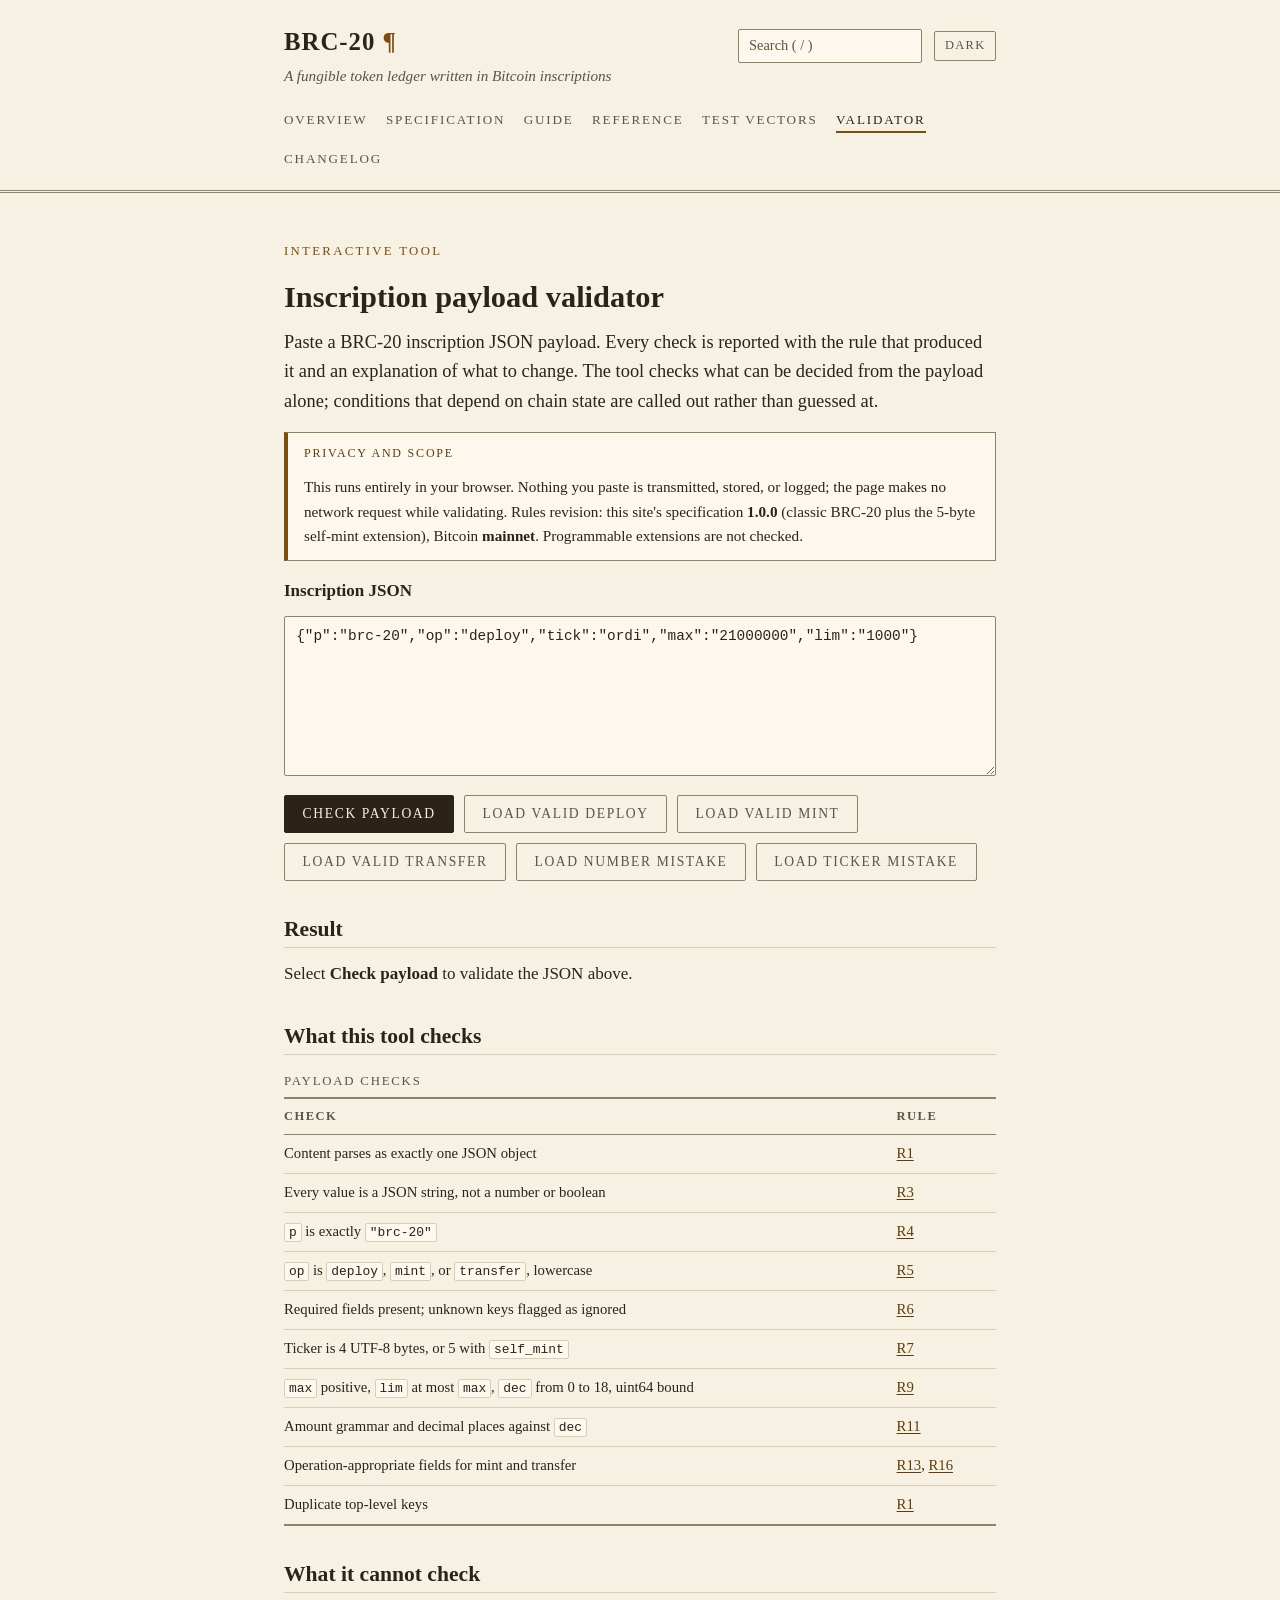
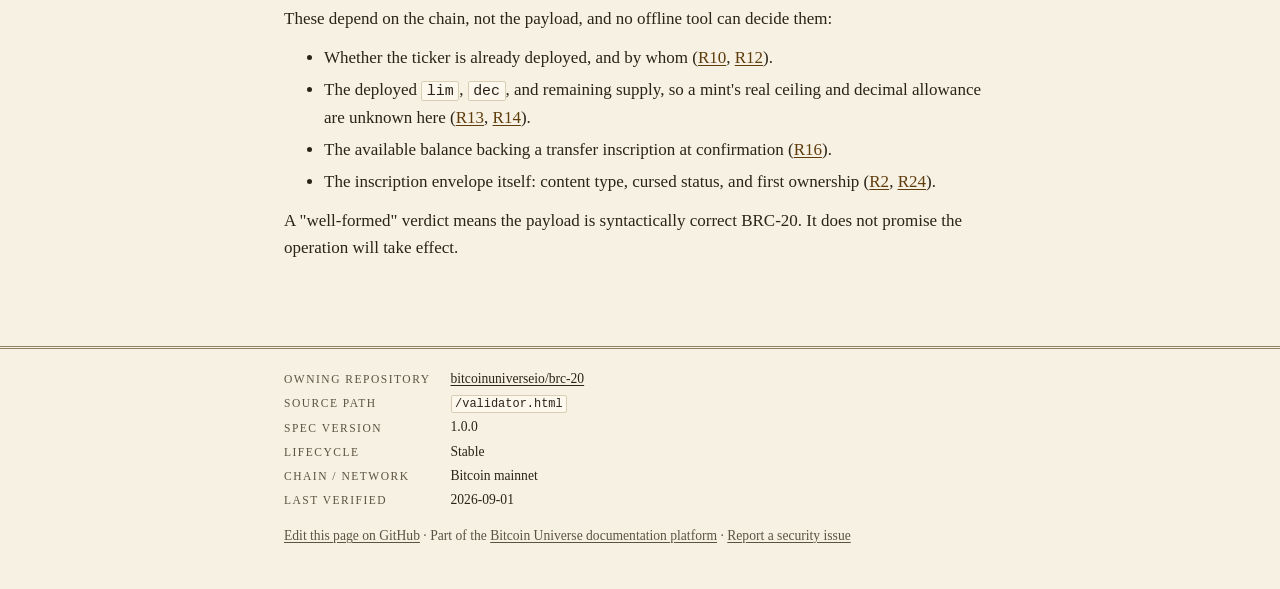
<file: validator.html>
<!doctype html>
<html lang="en" class="no-js">
<head>
<meta charset="utf-8">
<meta name="viewport" content="width=device-width,initial-scale=1">
<title>Payload validator | BRC-20</title>
<meta name="description" content="Paste a BRC-20 inscription JSON payload and see every validity check explained: protocol tag, operation, ticker byte length, amount grammar, decimals, and the string-versus-number mistake. Runs entirely in your browser.">
<link rel="canonical" href="https://bitcoinuniverseio.github.io/brc-20/validator.html">
<meta property="og:type" content="article">
<meta property="og:title" content="BRC-20 payload validator">
<meta property="og:description" content="Check a BRC-20 inscription payload against the validity rules, check by check, entirely client-side.">
<meta property="og:url" content="https://bitcoinuniverseio.github.io/brc-20/validator.html">
<link rel="icon" href="favicon.svg" type="image/svg+xml">
<script>try{var t=localStorage.getItem('brc20-theme');if(t==='dark'||t==='light'){document.documentElement.setAttribute('data-theme',t);}}catch(e){}</script>
<link rel="stylesheet" href="ledger.css">
</head>
<body>
<a class="skip-link" href="#main">Skip to content</a>
<header class="masthead">
  <div class="wrap">
    <div class="masthead-row">
      <div>
        <a class="site-name" href="./">BRC-20<span class="folio"> ¶</span></a>
        <p class="site-sub">A fungible token ledger written in Bitcoin inscriptions</p>
      </div>
      <div class="masthead-tools">
        <div class="search" role="search">
          <label class="sr-only" for="site-search">Search this site</label>
          <input type="search" id="site-search" placeholder="Search ( / )" autocomplete="off" aria-expanded="false" aria-controls="search-results">
          <ul id="search-results" class="search-results" aria-label="Search results"></ul>
        </div>
        <button class="theme-toggle" id="theme-toggle" type="button" aria-pressed="false">Dark</button>
      </div>
    </div>
    <nav class="site-nav" aria-label="Primary">
      <ul>
        <li><a href="./">Overview</a></li>
        <li><a href="spec.html">Specification</a></li>
        <li><a href="guide.html">Guide</a></li>
        <li><a href="reference.html">Reference</a></li>
        <li><a href="vectors.html">Test vectors</a></li>
        <li><a href="validator.html" aria-current="page">Validator</a></li>
        <li><a href="changelog.html">Changelog</a></li>
      </ul>
    </nav>
  </div>
</header>

<main id="main">
  <div class="wrap">
    <p class="kicker">Interactive tool</p>
    <h1>Inscription payload validator</h1>
    <p class="lede">Paste a BRC-20 inscription JSON payload. Every check is reported with the rule
    that produced it and an explanation of what to change. The tool checks what can be decided
    from the payload alone; conditions that depend on chain state are called out rather than
    guessed at.</p>

    <div class="note">
      <span class="note-label">Privacy and scope</span>
      <p>This runs entirely in your browser. Nothing you paste is transmitted, stored, or logged;
      the page makes no network request while validating. Rules revision: this site's
      specification <strong>1.0.0</strong> (classic BRC-20 plus the 5-byte self-mint extension),
      Bitcoin <strong>mainnet</strong>. Programmable extensions are not checked.</p>
    </div>

    <noscript>
      <div class="warn">
        <span class="note-label">JavaScript required for this tool only</span>
        <p>The validator needs JavaScript because it runs in your browser rather than on a server.
        Every rule it applies is written out in the <a href="spec.html#rules">specification's
        validity rules</a>, and worked examples of valid and invalid payloads are on the
        <a href="vectors.html">test vectors</a> page. The rest of this site works without
        JavaScript.</p>
      </div>
    </noscript>

    <form id="validator-form" class="tool-form">
      <p><label for="payload-input"><strong>Inscription JSON</strong></label></p>
      <textarea id="payload-input" name="payload" spellcheck="false" autocomplete="off"
        aria-describedby="payload-hint">{"p":"brc-20","op":"deploy","tick":"ordi","max":"21000000","lim":"1000"}</textarea>
      <p id="payload-hint" class="sr-only">Paste one BRC-20 inscription JSON object, then select Check payload.</p>
      <div class="tool-actions">
        <button type="submit">Check payload</button>
        <button type="button" class="secondary" data-example='{"p":"brc-20","op":"deploy","tick":"ordi","max":"21000000","lim":"1000"}'>Load valid deploy</button>
        <button type="button" class="secondary" data-example='{"p":"brc-20","op":"mint","tick":"ordi","amt":"1000"}'>Load valid mint</button>
        <button type="button" class="secondary" data-example='{"p":"brc-20","op":"transfer","tick":"ordi","amt":"100"}'>Load valid transfer</button>
        <button type="button" class="secondary" data-example='{"p":"brc-20","op":"deploy","tick":"ordi","max":21000000,"lim":"1000"}'>Load number mistake</button>
        <button type="button" class="secondary" data-example='{"p":"brc-20","op":"deploy","tick":"gamma","max":"1000"}'>Load ticker mistake</button>
      </div>
    </form>

    <section aria-labelledby="results-heading">
      <h2 id="results-heading">Result</h2>
      <div id="validator-output" role="status" aria-live="polite">
        <p>Select <strong>Check payload</strong> to validate the JSON above.</p>
      </div>
    </section>

    <h2 id="what-it-checks">What this tool checks</h2>
    <div class="table-scroll">
      <table>
        <caption>Payload checks</caption>
        <thead><tr><th scope="col">Check</th><th scope="col">Rule</th></tr></thead>
        <tbody>
          <tr><td>Content parses as exactly one JSON object</td><td><a href="spec.html#r1">R1</a></td></tr>
          <tr><td>Every value is a JSON string, not a number or boolean</td><td><a href="spec.html#r3">R3</a></td></tr>
          <tr><td><code>p</code> is exactly <code>"brc-20"</code></td><td><a href="spec.html#r4">R4</a></td></tr>
          <tr><td><code>op</code> is <code>deploy</code>, <code>mint</code>, or <code>transfer</code>, lowercase</td><td><a href="spec.html#r5">R5</a></td></tr>
          <tr><td>Required fields present; unknown keys flagged as ignored</td><td><a href="spec.html#r6">R6</a></td></tr>
          <tr><td>Ticker is 4 UTF-8 bytes, or 5 with <code>self_mint</code></td><td><a href="spec.html#r7">R7</a></td></tr>
          <tr><td><code>max</code> positive, <code>lim</code> at most <code>max</code>, <code>dec</code> from 0 to 18, uint64 bound</td><td><a href="spec.html#r9">R9</a></td></tr>
          <tr><td>Amount grammar and decimal places against <code>dec</code></td><td><a href="spec.html#r11">R11</a></td></tr>
          <tr><td>Operation-appropriate fields for mint and transfer</td><td><a href="spec.html#r13">R13</a>, <a href="spec.html#r16">R16</a></td></tr>
          <tr><td>Duplicate top-level keys</td><td><a href="spec.html#r1">R1</a></td></tr>
        </tbody>
      </table>
    </div>

    <h2 id="what-it-cannot">What it cannot check</h2>
    <p>These depend on the chain, not the payload, and no offline tool can decide them:</p>
    <ul>
      <li>Whether the ticker is already deployed, and by whom (<a href="spec.html#r10">R10</a>,
      <a href="spec.html#r12">R12</a>).</li>
      <li>The deployed <code>lim</code>, <code>dec</code>, and remaining supply, so a mint's real
      ceiling and decimal allowance are unknown here (<a href="spec.html#r13">R13</a>,
      <a href="spec.html#r14">R14</a>).</li>
      <li>The available balance backing a transfer inscription at confirmation
      (<a href="spec.html#r16">R16</a>).</li>
      <li>The inscription envelope itself: content type, cursed status, and first ownership
      (<a href="spec.html#r2">R2</a>, <a href="spec.html#r24">R24</a>).</li>
    </ul>
    <p>A "well-formed" verdict means the payload is syntactically correct BRC-20. It does not
    promise the operation will take effect.</p>
  </div>
</main>

<footer class="colophon">
  <div class="wrap">
    <dl>
      <dt>Owning repository</dt><dd><a href="https://github.com/bitcoinuniverseio/brc-20">bitcoinuniverseio/brc-20</a></dd>
      <dt>Source path</dt><dd><code>/validator.html</code></dd>
      <dt>Spec version</dt><dd>1.0.0</dd>
      <dt>Lifecycle</dt><dd>Stable</dd>
      <dt>Chain / network</dt><dd>Bitcoin mainnet</dd>
      <dt>Last verified</dt><dd>2026-09-01</dd>
    </dl>
    <p><a href="https://github.com/bitcoinuniverseio/brc-20/edit/main/validator.html">Edit this page on GitHub</a> ·
    Part of the <a href="https://docs.bitcoinuniverse.io">Bitcoin Universe documentation platform</a> ·
    <a href="https://github.com/bitcoinuniverseio/brc-20/security/advisories/new">Report a security issue</a></p>
  </div>
</footer>
<script src="site.js" defer></script>
<script src="validator.js" defer></script>
</body>
</html>
</file>
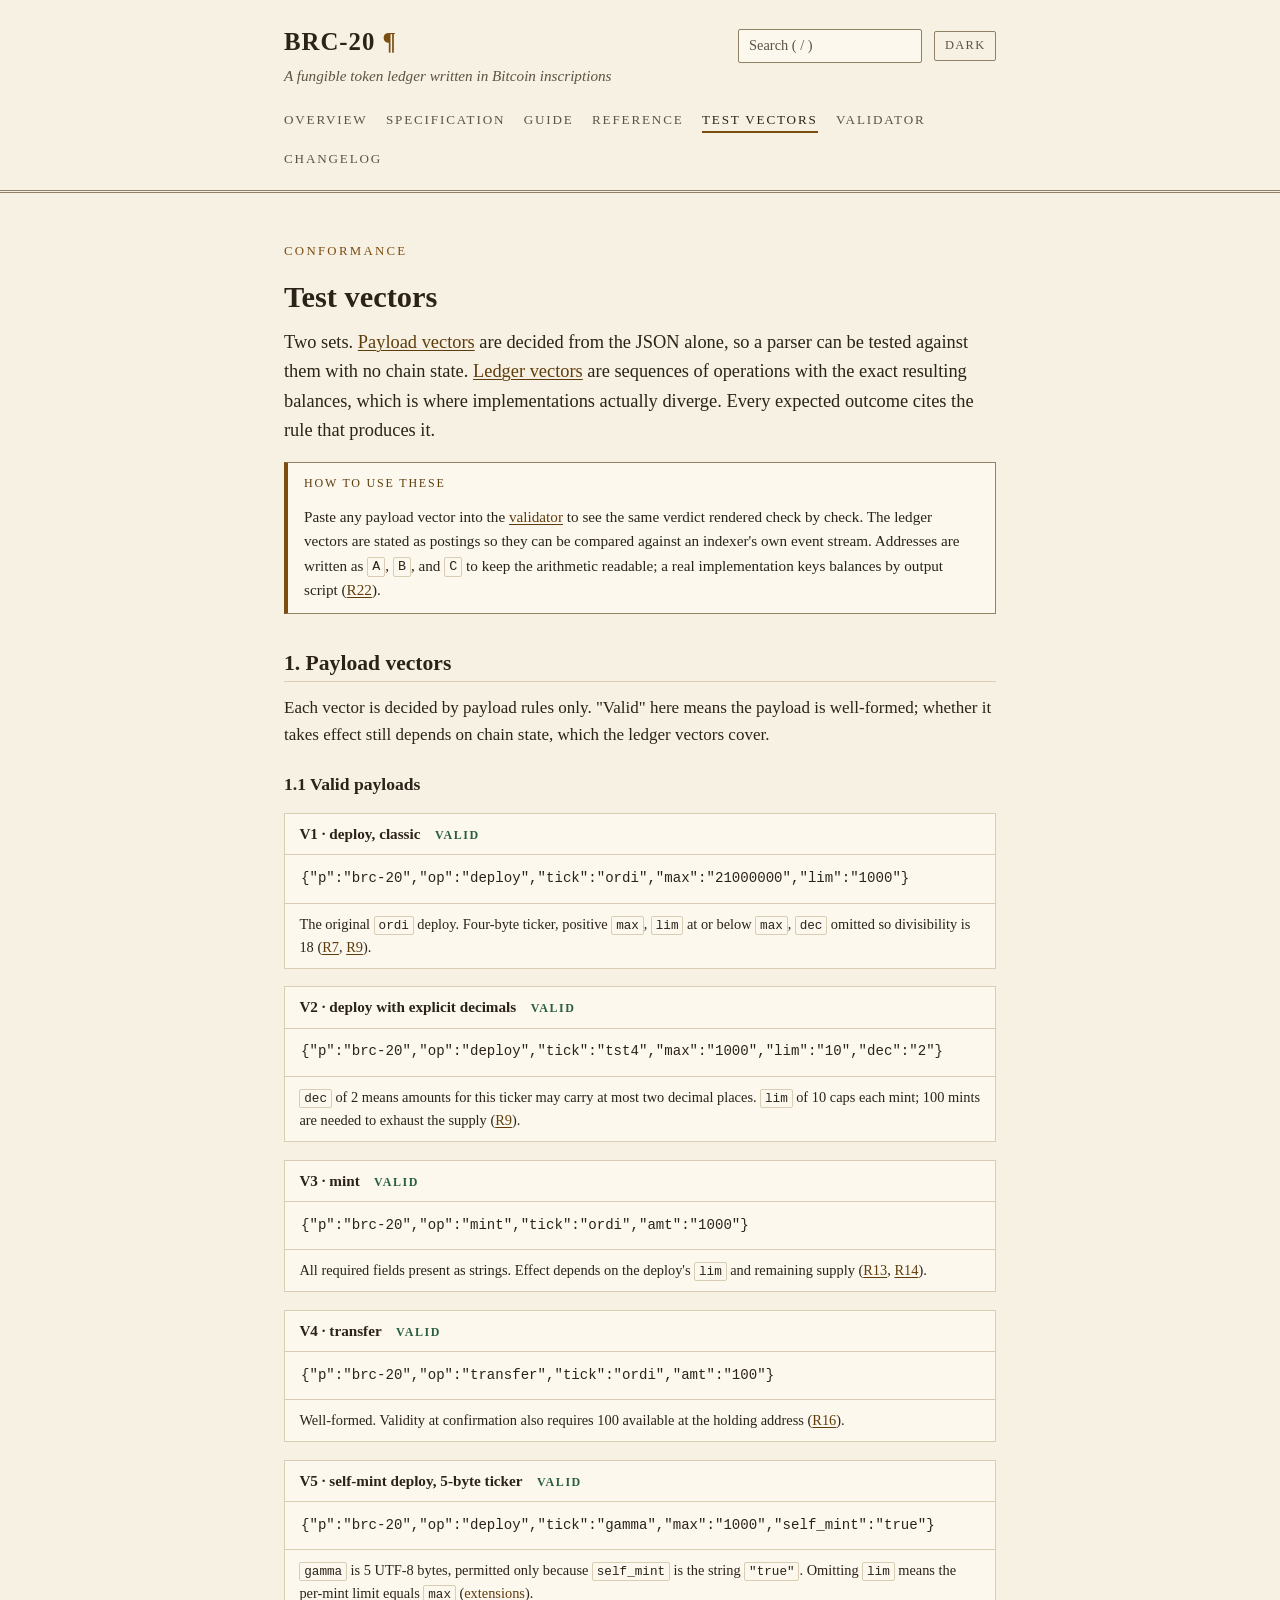
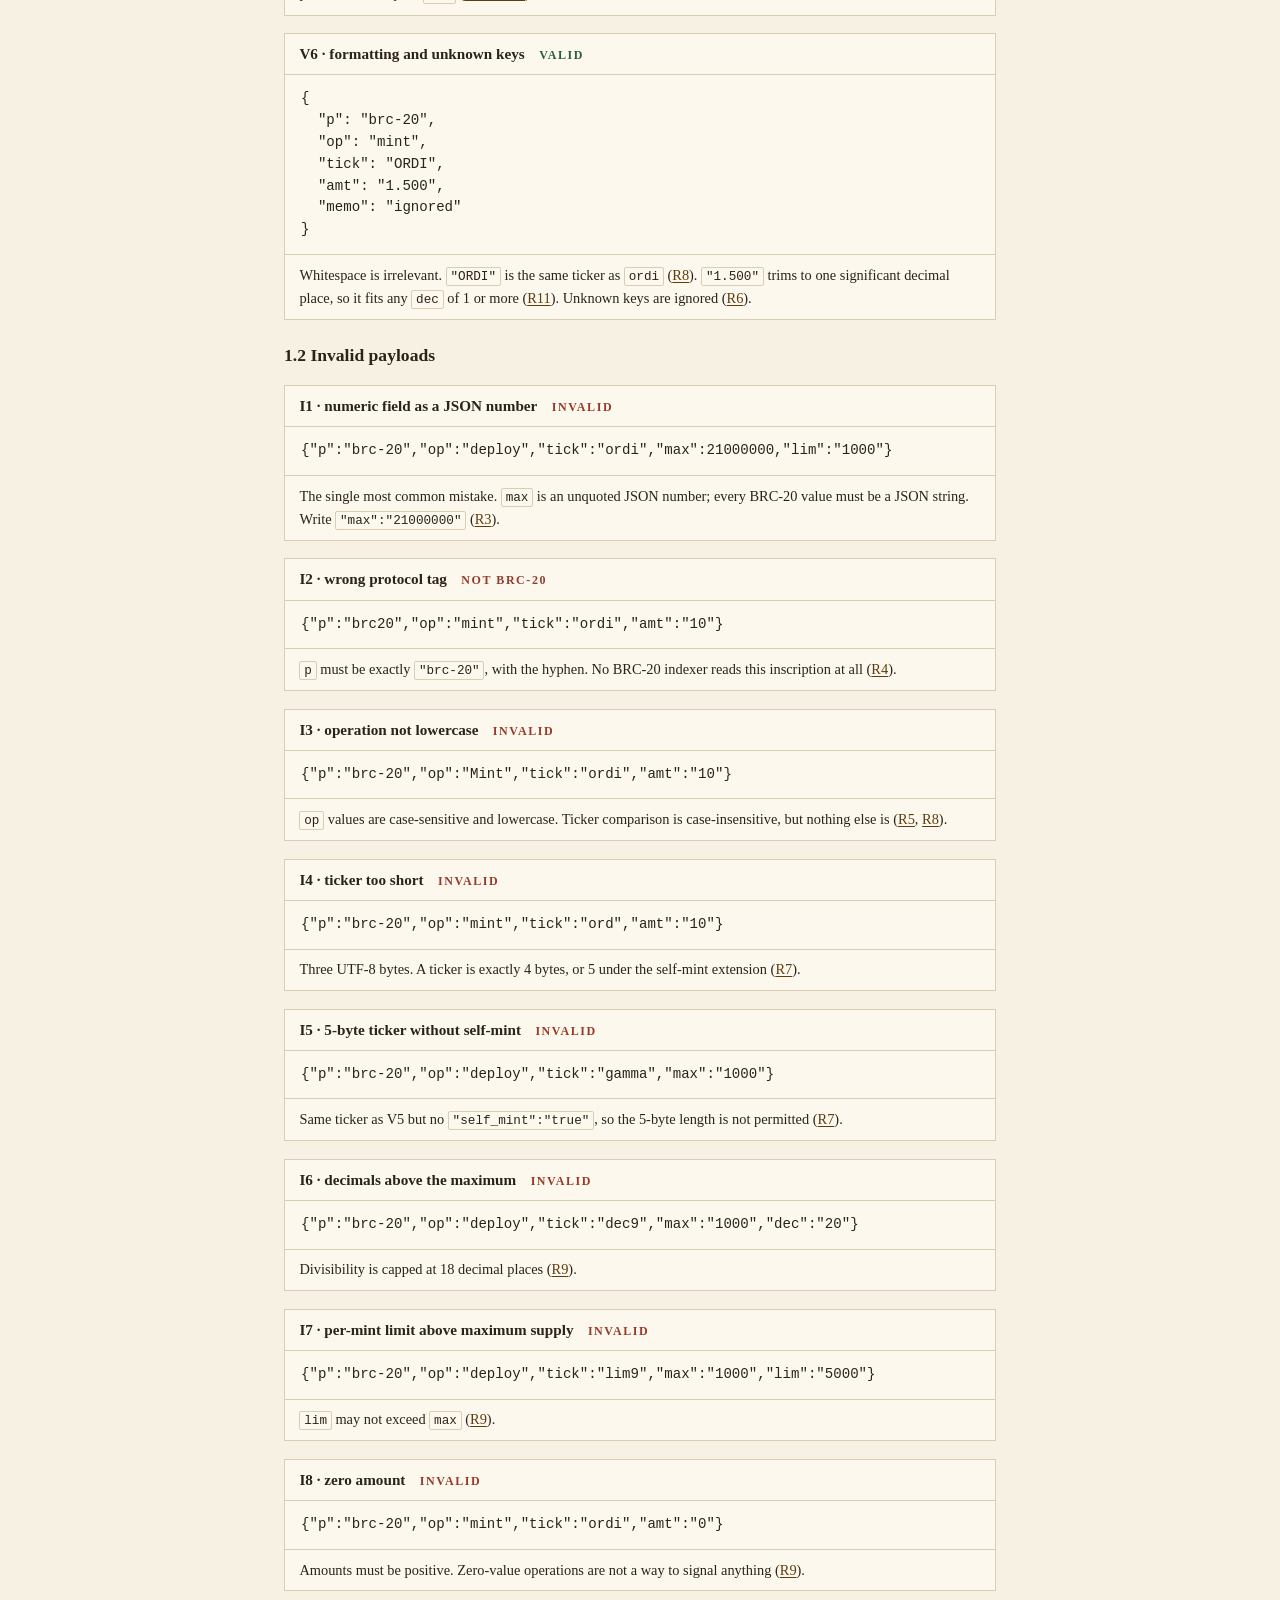
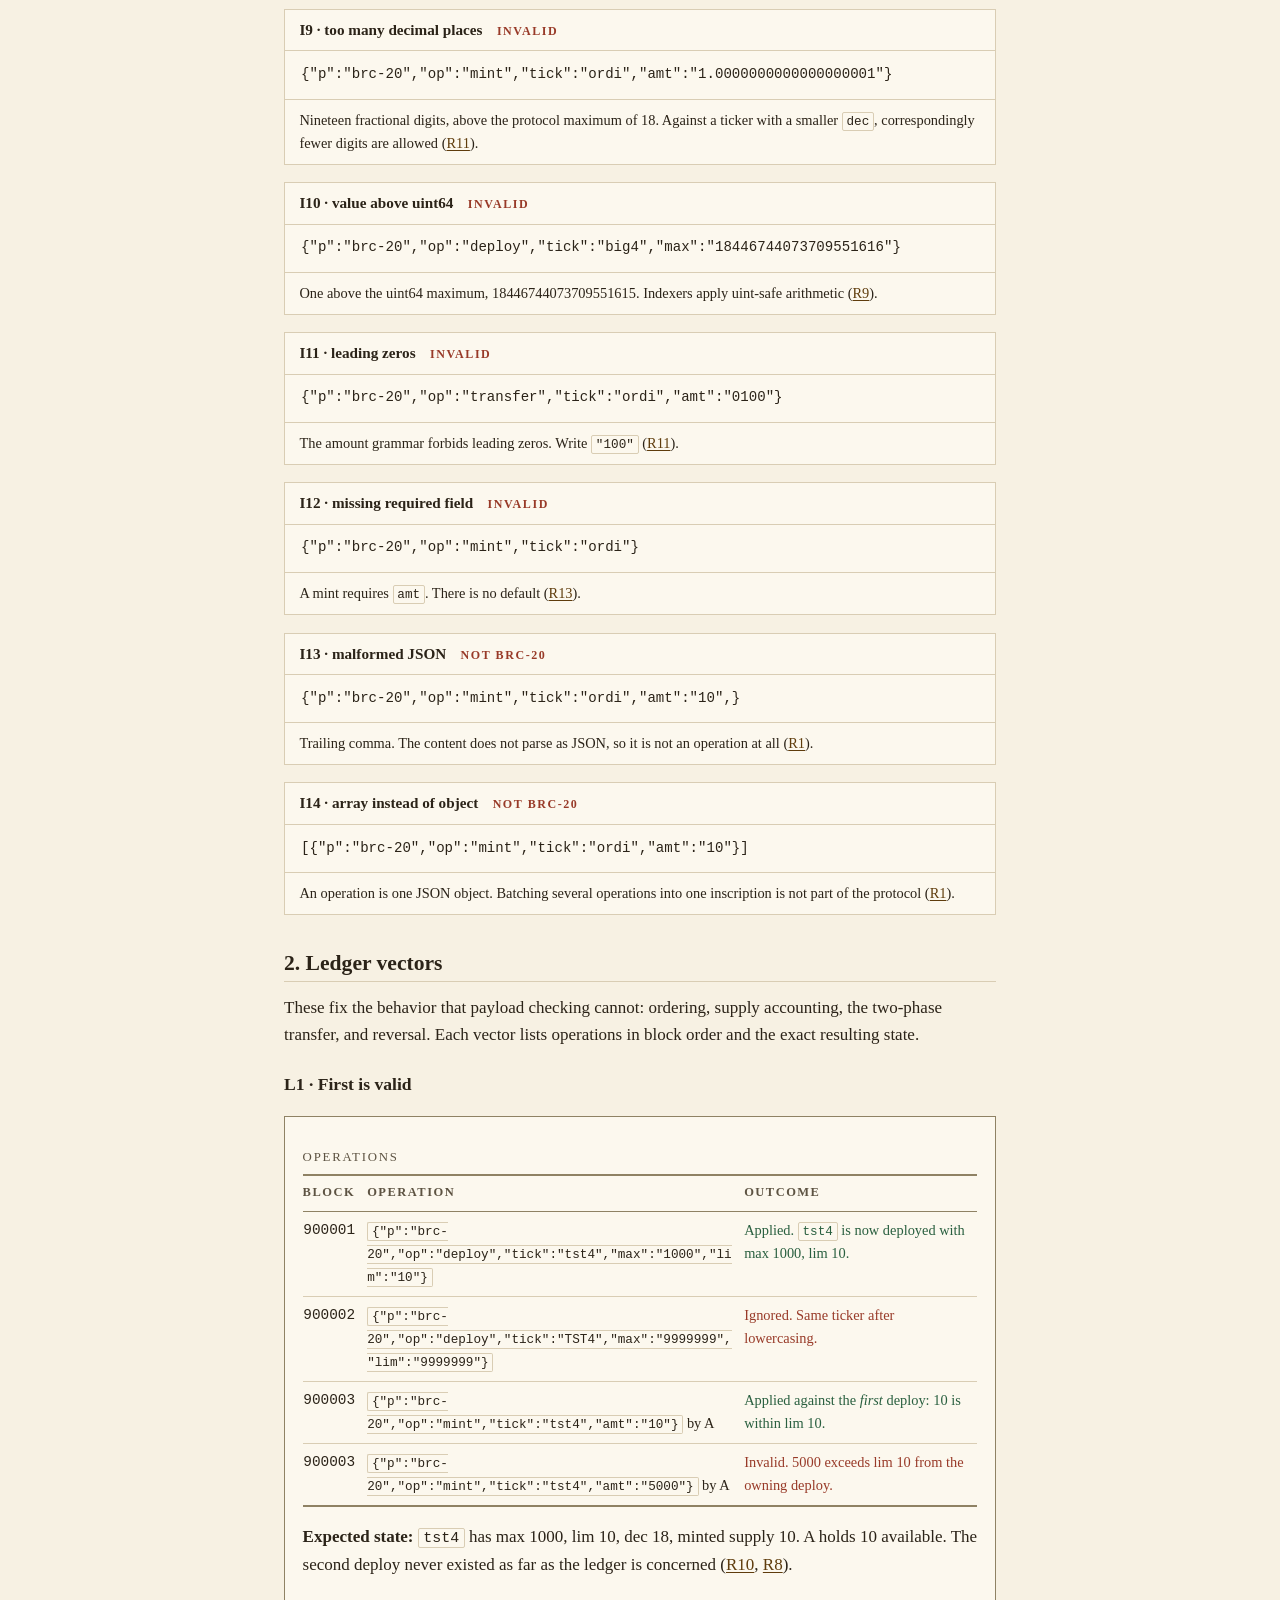
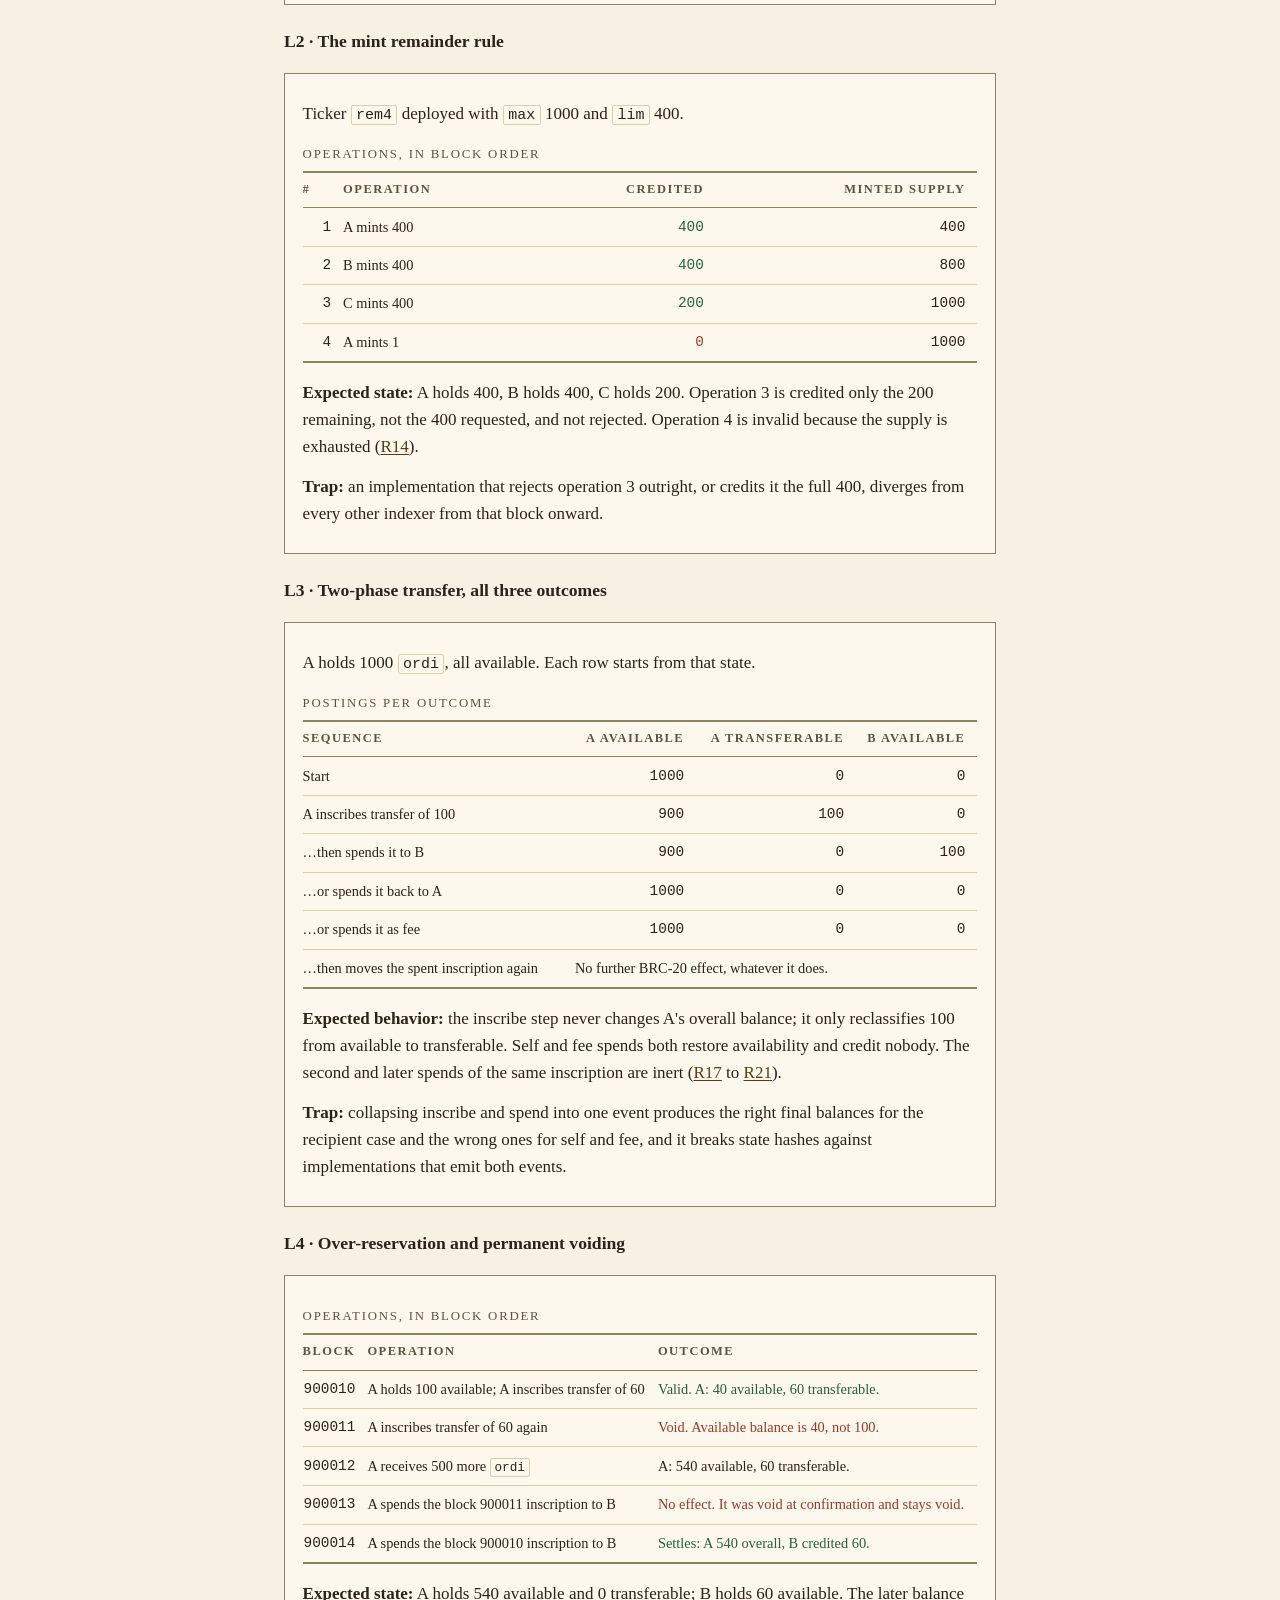
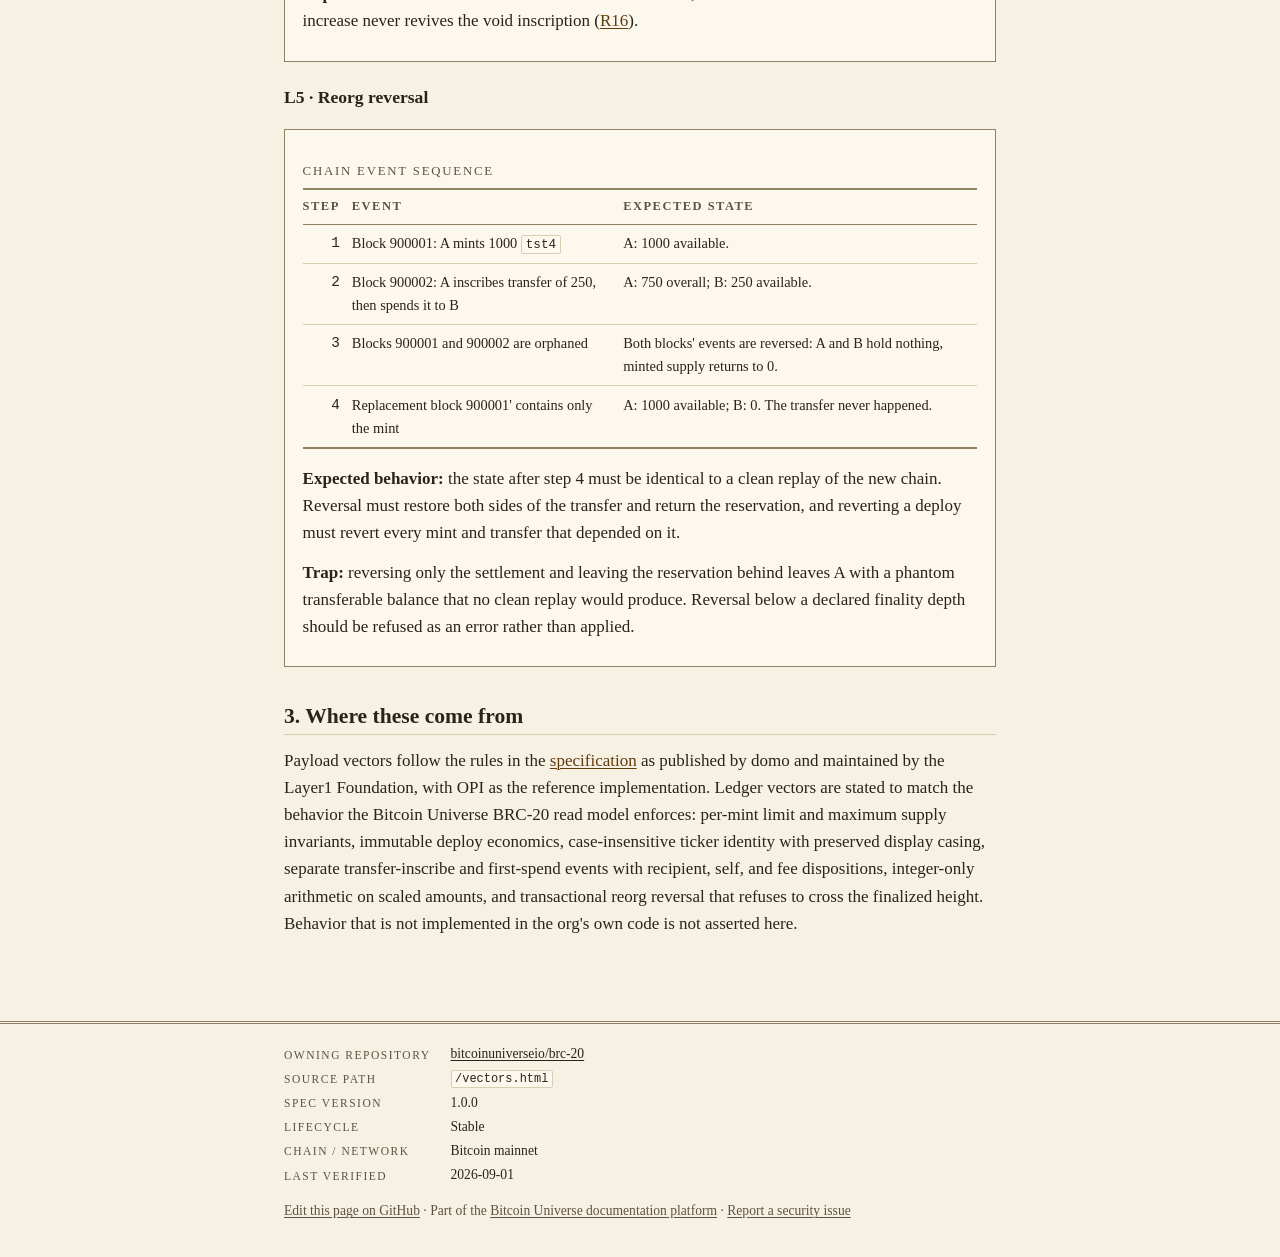
<file: vectors.html>
<!doctype html>
<html lang="en" class="no-js">
<head>
<meta charset="utf-8">
<meta name="viewport" content="width=device-width,initial-scale=1">
<title>Test vectors | BRC-20</title>
<meta name="description" content="BRC-20 test vectors: valid and invalid inscription payloads with expected outcomes and rule references, plus ledger state vectors for first-is-valid, the mint remainder rule, two-phase transfers, and reorg reversal.">
<link rel="canonical" href="https://bitcoinuniverseio.github.io/brc-20/vectors.html">
<meta property="og:type" content="article">
<meta property="og:title" content="BRC-20 test vectors">
<meta property="og:description" content="Valid and invalid payloads with expected outcomes, and ledger state vectors for conformance testing.">
<meta property="og:url" content="https://bitcoinuniverseio.github.io/brc-20/vectors.html">
<link rel="icon" href="favicon.svg" type="image/svg+xml">
<script>try{var t=localStorage.getItem('brc20-theme');if(t==='dark'||t==='light'){document.documentElement.setAttribute('data-theme',t);}}catch(e){}</script>
<link rel="stylesheet" href="ledger.css">
</head>
<body>
<a class="skip-link" href="#main">Skip to content</a>
<header class="masthead">
  <div class="wrap">
    <div class="masthead-row">
      <div>
        <a class="site-name" href="./">BRC-20<span class="folio"> ¶</span></a>
        <p class="site-sub">A fungible token ledger written in Bitcoin inscriptions</p>
      </div>
      <div class="masthead-tools">
        <div class="search" role="search">
          <label class="sr-only" for="site-search">Search this site</label>
          <input type="search" id="site-search" placeholder="Search ( / )" autocomplete="off" aria-expanded="false" aria-controls="search-results">
          <ul id="search-results" class="search-results" aria-label="Search results"></ul>
        </div>
        <button class="theme-toggle" id="theme-toggle" type="button" aria-pressed="false">Dark</button>
      </div>
    </div>
    <nav class="site-nav" aria-label="Primary">
      <ul>
        <li><a href="./">Overview</a></li>
        <li><a href="spec.html">Specification</a></li>
        <li><a href="guide.html">Guide</a></li>
        <li><a href="reference.html">Reference</a></li>
        <li><a href="vectors.html" aria-current="page">Test vectors</a></li>
        <li><a href="validator.html">Validator</a></li>
        <li><a href="changelog.html">Changelog</a></li>
      </ul>
    </nav>
  </div>
</header>

<main id="main">
  <div class="wrap">
    <p class="kicker">Conformance</p>
    <h1>Test vectors</h1>
    <p class="lede">Two sets. <a href="#payload">Payload vectors</a> are decided from the JSON
    alone, so a parser can be tested against them with no chain state. <a href="#ledger">Ledger
    vectors</a> are sequences of operations with the exact resulting balances, which is where
    implementations actually diverge. Every expected outcome cites the rule that produces it.</p>

    <div class="note">
      <span class="note-label">How to use these</span>
      <p>Paste any payload vector into the <a href="validator.html">validator</a> to see the same
      verdict rendered check by check. The ledger vectors are stated as postings so they can be
      compared against an indexer's own event stream. Addresses are written as
      <code>A</code>, <code>B</code>, and <code>C</code> to keep the arithmetic readable; a real
      implementation keys balances by output script (<a href="spec.html#r22">R22</a>).</p>
    </div>

    <h2 id="payload">1. Payload vectors</h2>
    <p>Each vector is decided by payload rules only. "Valid" here means the payload is
    well-formed; whether it takes effect still depends on chain state, which the ledger vectors
    cover.</p>

    <h3 id="payload-valid">1.1 Valid payloads</h3>

    <div class="vector">
      <div class="vector-head"><strong>V1 · deploy, classic</strong><span class="verdict ok">valid</span></div>
      <pre><code>{"p":"brc-20","op":"deploy","tick":"ordi","max":"21000000","lim":"1000"}</code></pre>
      <p class="vector-why">The original <code>ordi</code> deploy. Four-byte ticker, positive
      <code>max</code>, <code>lim</code> at or below <code>max</code>, <code>dec</code> omitted so
      divisibility is 18 (<a href="spec.html#r7">R7</a>, <a href="spec.html#r9">R9</a>).</p>
    </div>

    <div class="vector">
      <div class="vector-head"><strong>V2 · deploy with explicit decimals</strong><span class="verdict ok">valid</span></div>
      <pre><code>{"p":"brc-20","op":"deploy","tick":"tst4","max":"1000","lim":"10","dec":"2"}</code></pre>
      <p class="vector-why"><code>dec</code> of 2 means amounts for this ticker may carry at most
      two decimal places. <code>lim</code> of 10 caps each mint; 100 mints are needed to exhaust
      the supply (<a href="spec.html#r9">R9</a>).</p>
    </div>

    <div class="vector">
      <div class="vector-head"><strong>V3 · mint</strong><span class="verdict ok">valid</span></div>
      <pre><code>{"p":"brc-20","op":"mint","tick":"ordi","amt":"1000"}</code></pre>
      <p class="vector-why">All required fields present as strings. Effect depends on the deploy's
      <code>lim</code> and remaining supply (<a href="spec.html#r13">R13</a>,
      <a href="spec.html#r14">R14</a>).</p>
    </div>

    <div class="vector">
      <div class="vector-head"><strong>V4 · transfer</strong><span class="verdict ok">valid</span></div>
      <pre><code>{"p":"brc-20","op":"transfer","tick":"ordi","amt":"100"}</code></pre>
      <p class="vector-why">Well-formed. Validity at confirmation also requires 100 available at
      the holding address (<a href="spec.html#r16">R16</a>).</p>
    </div>

    <div class="vector">
      <div class="vector-head"><strong>V5 · self-mint deploy, 5-byte ticker</strong><span class="verdict ok">valid</span></div>
      <pre><code>{"p":"brc-20","op":"deploy","tick":"gamma","max":"1000","self_mint":"true"}</code></pre>
      <p class="vector-why"><code>gamma</code> is 5 UTF-8 bytes, permitted only because
      <code>self_mint</code> is the string <code>"true"</code>. Omitting <code>lim</code> means the
      per-mint limit equals <code>max</code> (<a href="spec.html#extensions">extensions</a>).</p>
    </div>

    <div class="vector">
      <div class="vector-head"><strong>V6 · formatting and unknown keys</strong><span class="verdict ok">valid</span></div>
      <pre><code>{
  "p": "brc-20",
  "op": "mint",
  "tick": "ORDI",
  "amt": "1.500",
  "memo": "ignored"
}</code></pre>
      <p class="vector-why">Whitespace is irrelevant. <code>"ORDI"</code> is the same ticker as
      <code>ordi</code> (<a href="spec.html#r8">R8</a>). <code>"1.500"</code> trims to one
      significant decimal place, so it fits any <code>dec</code> of 1 or more
      (<a href="spec.html#r11">R11</a>). Unknown keys are ignored
      (<a href="spec.html#r6">R6</a>).</p>
    </div>

    <h3 id="payload-invalid">1.2 Invalid payloads</h3>

    <div class="vector">
      <div class="vector-head"><strong>I1 · numeric field as a JSON number</strong><span class="verdict bad">invalid</span></div>
      <pre><code>{"p":"brc-20","op":"deploy","tick":"ordi","max":21000000,"lim":"1000"}</code></pre>
      <p class="vector-why">The single most common mistake. <code>max</code> is an unquoted JSON
      number; every BRC-20 value must be a JSON string. Write <code>"max":"21000000"</code>
      (<a href="spec.html#r3">R3</a>).</p>
    </div>

    <div class="vector">
      <div class="vector-head"><strong>I2 · wrong protocol tag</strong><span class="verdict bad">not BRC-20</span></div>
      <pre><code>{"p":"brc20","op":"mint","tick":"ordi","amt":"10"}</code></pre>
      <p class="vector-why"><code>p</code> must be exactly <code>"brc-20"</code>, with the hyphen.
      No BRC-20 indexer reads this inscription at all (<a href="spec.html#r4">R4</a>).</p>
    </div>

    <div class="vector">
      <div class="vector-head"><strong>I3 · operation not lowercase</strong><span class="verdict bad">invalid</span></div>
      <pre><code>{"p":"brc-20","op":"Mint","tick":"ordi","amt":"10"}</code></pre>
      <p class="vector-why"><code>op</code> values are case-sensitive and lowercase. Ticker
      comparison is case-insensitive, but nothing else is
      (<a href="spec.html#r5">R5</a>, <a href="spec.html#r8">R8</a>).</p>
    </div>

    <div class="vector">
      <div class="vector-head"><strong>I4 · ticker too short</strong><span class="verdict bad">invalid</span></div>
      <pre><code>{"p":"brc-20","op":"mint","tick":"ord","amt":"10"}</code></pre>
      <p class="vector-why">Three UTF-8 bytes. A ticker is exactly 4 bytes, or 5 under the
      self-mint extension (<a href="spec.html#r7">R7</a>).</p>
    </div>

    <div class="vector">
      <div class="vector-head"><strong>I5 · 5-byte ticker without self-mint</strong><span class="verdict bad">invalid</span></div>
      <pre><code>{"p":"brc-20","op":"deploy","tick":"gamma","max":"1000"}</code></pre>
      <p class="vector-why">Same ticker as V5 but no <code>"self_mint":"true"</code>, so the
      5-byte length is not permitted (<a href="spec.html#r7">R7</a>).</p>
    </div>

    <div class="vector">
      <div class="vector-head"><strong>I6 · decimals above the maximum</strong><span class="verdict bad">invalid</span></div>
      <pre><code>{"p":"brc-20","op":"deploy","tick":"dec9","max":"1000","dec":"20"}</code></pre>
      <p class="vector-why">Divisibility is capped at 18 decimal places
      (<a href="spec.html#r9">R9</a>).</p>
    </div>

    <div class="vector">
      <div class="vector-head"><strong>I7 · per-mint limit above maximum supply</strong><span class="verdict bad">invalid</span></div>
      <pre><code>{"p":"brc-20","op":"deploy","tick":"lim9","max":"1000","lim":"5000"}</code></pre>
      <p class="vector-why"><code>lim</code> may not exceed <code>max</code>
      (<a href="spec.html#r9">R9</a>).</p>
    </div>

    <div class="vector">
      <div class="vector-head"><strong>I8 · zero amount</strong><span class="verdict bad">invalid</span></div>
      <pre><code>{"p":"brc-20","op":"mint","tick":"ordi","amt":"0"}</code></pre>
      <p class="vector-why">Amounts must be positive. Zero-value operations are not a way to
      signal anything (<a href="spec.html#r9">R9</a>).</p>
    </div>

    <div class="vector">
      <div class="vector-head"><strong>I9 · too many decimal places</strong><span class="verdict bad">invalid</span></div>
      <pre><code>{"p":"brc-20","op":"mint","tick":"ordi","amt":"1.0000000000000000001"}</code></pre>
      <p class="vector-why">Nineteen fractional digits, above the protocol maximum of 18. Against a
      ticker with a smaller <code>dec</code>, correspondingly fewer digits are allowed
      (<a href="spec.html#r11">R11</a>).</p>
    </div>

    <div class="vector">
      <div class="vector-head"><strong>I10 · value above uint64</strong><span class="verdict bad">invalid</span></div>
      <pre><code>{"p":"brc-20","op":"deploy","tick":"big4","max":"18446744073709551616"}</code></pre>
      <p class="vector-why">One above the uint64 maximum, 18446744073709551615. Indexers apply
      uint-safe arithmetic (<a href="spec.html#r9">R9</a>).</p>
    </div>

    <div class="vector">
      <div class="vector-head"><strong>I11 · leading zeros</strong><span class="verdict bad">invalid</span></div>
      <pre><code>{"p":"brc-20","op":"transfer","tick":"ordi","amt":"0100"}</code></pre>
      <p class="vector-why">The amount grammar forbids leading zeros. Write <code>"100"</code>
      (<a href="spec.html#r11">R11</a>).</p>
    </div>

    <div class="vector">
      <div class="vector-head"><strong>I12 · missing required field</strong><span class="verdict bad">invalid</span></div>
      <pre><code>{"p":"brc-20","op":"mint","tick":"ordi"}</code></pre>
      <p class="vector-why">A mint requires <code>amt</code>. There is no default
      (<a href="spec.html#r13">R13</a>).</p>
    </div>

    <div class="vector">
      <div class="vector-head"><strong>I13 · malformed JSON</strong><span class="verdict bad">not BRC-20</span></div>
      <pre><code>{"p":"brc-20","op":"mint","tick":"ordi","amt":"10",}</code></pre>
      <p class="vector-why">Trailing comma. The content does not parse as JSON, so it is not an
      operation at all (<a href="spec.html#r1">R1</a>).</p>
    </div>

    <div class="vector">
      <div class="vector-head"><strong>I14 · array instead of object</strong><span class="verdict bad">not BRC-20</span></div>
      <pre><code>[{"p":"brc-20","op":"mint","tick":"ordi","amt":"10"}]</code></pre>
      <p class="vector-why">An operation is one JSON object. Batching several operations into one
      inscription is not part of the protocol (<a href="spec.html#r1">R1</a>).</p>
    </div>

    <h2 id="ledger">2. Ledger vectors</h2>
    <p>These fix the behavior that payload checking cannot: ordering, supply accounting, the
    two-phase transfer, and reversal. Each vector lists operations in block order and the exact
    resulting state.</p>

    <h3 id="l1">L1 · First is valid</h3>
    <div class="posting">
      <div class="table-scroll">
        <table>
          <caption>Operations</caption>
          <thead><tr><th scope="col">Block</th><th scope="col">Operation</th><th scope="col">Outcome</th></tr></thead>
          <tbody>
            <tr><td class="amount">900001</td><td><code>{"p":"brc-20","op":"deploy","tick":"tst4","max":"1000","lim":"10"}</code></td><td class="credit">Applied. <code>tst4</code> is now deployed with max 1000, lim 10.</td></tr>
            <tr><td class="amount">900002</td><td><code>{"p":"brc-20","op":"deploy","tick":"TST4","max":"9999999","lim":"9999999"}</code></td><td class="debit">Ignored. Same ticker after lowercasing.</td></tr>
            <tr><td class="amount">900003</td><td><code>{"p":"brc-20","op":"mint","tick":"tst4","amt":"10"}</code> by A</td><td class="credit">Applied against the <em>first</em> deploy: 10 is within lim 10.</td></tr>
            <tr><td class="amount">900003</td><td><code>{"p":"brc-20","op":"mint","tick":"tst4","amt":"5000"}</code> by A</td><td class="debit">Invalid. 5000 exceeds lim 10 from the owning deploy.</td></tr>
          </tbody>
        </table>
      </div>
      <p><strong>Expected state:</strong> <code>tst4</code> has max 1000, lim 10, dec 18, minted
      supply 10. A holds 10 available. The second deploy never existed as far as the ledger is
      concerned (<a href="spec.html#r10">R10</a>, <a href="spec.html#r8">R8</a>).</p>
    </div>

    <h3 id="l2">L2 · The mint remainder rule</h3>
    <div class="posting">
      <p>Ticker <code>rem4</code> deployed with <code>max</code> 1000 and <code>lim</code> 400.</p>
      <div class="table-scroll">
        <table>
          <caption>Operations, in block order</caption>
          <thead><tr><th scope="col">#</th><th scope="col">Operation</th><th scope="col" class="amount">Credited</th><th scope="col" class="amount">Minted supply</th></tr></thead>
          <tbody>
            <tr><td class="amount">1</td><td>A mints 400</td><td class="amount credit">400</td><td class="amount">400</td></tr>
            <tr><td class="amount">2</td><td>B mints 400</td><td class="amount credit">400</td><td class="amount">800</td></tr>
            <tr><td class="amount">3</td><td>C mints 400</td><td class="amount credit">200</td><td class="amount">1000</td></tr>
            <tr><td class="amount">4</td><td>A mints 1</td><td class="amount debit">0</td><td class="amount">1000</td></tr>
          </tbody>
        </table>
      </div>
      <p><strong>Expected state:</strong> A holds 400, B holds 400, C holds 200. Operation 3 is
      credited only the 200 remaining, not the 400 requested, and not rejected. Operation 4 is
      invalid because the supply is exhausted (<a href="spec.html#r14">R14</a>).</p>
      <p><strong>Trap:</strong> an implementation that rejects operation 3 outright, or credits it
      the full 400, diverges from every other indexer from that block onward.</p>
    </div>

    <h3 id="l3">L3 · Two-phase transfer, all three outcomes</h3>
    <div class="posting">
      <p>A holds 1000 <code>ordi</code>, all available. Each row starts from that state.</p>
      <div class="table-scroll">
        <table>
          <caption>Postings per outcome</caption>
          <thead><tr>
            <th scope="col">Sequence</th>
            <th scope="col" class="amount">A available</th>
            <th scope="col" class="amount">A transferable</th>
            <th scope="col" class="amount">B available</th>
          </tr></thead>
          <tbody>
            <tr><td>Start</td><td class="amount">1000</td><td class="amount">0</td><td class="amount">0</td></tr>
            <tr><td>A inscribes transfer of 100</td><td class="amount">900</td><td class="amount">100</td><td class="amount">0</td></tr>
            <tr><td>…then spends it to B</td><td class="amount">900</td><td class="amount">0</td><td class="amount">100</td></tr>
            <tr><td>…or spends it back to A</td><td class="amount">1000</td><td class="amount">0</td><td class="amount">0</td></tr>
            <tr><td>…or spends it as fee</td><td class="amount">1000</td><td class="amount">0</td><td class="amount">0</td></tr>
            <tr><td>…then moves the spent inscription again</td><td colspan="3">No further BRC-20 effect, whatever it does.</td></tr>
          </tbody>
        </table>
      </div>
      <p><strong>Expected behavior:</strong> the inscribe step never changes A's overall balance;
      it only reclassifies 100 from available to transferable. Self and fee spends both restore
      availability and credit nobody. The second and later spends of the same inscription are inert
      (<a href="spec.html#r17">R17</a> to <a href="spec.html#r21">R21</a>).</p>
      <p><strong>Trap:</strong> collapsing inscribe and spend into one event produces the right
      final balances for the recipient case and the wrong ones for self and fee, and it breaks
      state hashes against implementations that emit both events.</p>
    </div>

    <h3 id="l4">L4 · Over-reservation and permanent voiding</h3>
    <div class="posting">
      <div class="table-scroll">
        <table>
          <caption>Operations, in block order</caption>
          <thead><tr><th scope="col">Block</th><th scope="col">Operation</th><th scope="col">Outcome</th></tr></thead>
          <tbody>
            <tr><td class="amount">900010</td><td>A holds 100 available; A inscribes transfer of 60</td><td class="credit">Valid. A: 40 available, 60 transferable.</td></tr>
            <tr><td class="amount">900011</td><td>A inscribes transfer of 60 again</td><td class="debit">Void. Available balance is 40, not 100.</td></tr>
            <tr><td class="amount">900012</td><td>A receives 500 more <code>ordi</code></td><td>A: 540 available, 60 transferable.</td></tr>
            <tr><td class="amount">900013</td><td>A spends the block 900011 inscription to B</td><td class="debit">No effect. It was void at confirmation and stays void.</td></tr>
            <tr><td class="amount">900014</td><td>A spends the block 900010 inscription to B</td><td class="credit">Settles: A 540 overall, B credited 60.</td></tr>
          </tbody>
        </table>
      </div>
      <p><strong>Expected state:</strong> A holds 540 available and 0 transferable; B holds 60
      available. The later balance increase never revives the void inscription
      (<a href="spec.html#r16">R16</a>).</p>
    </div>

    <h3 id="l5">L5 · Reorg reversal</h3>
    <div class="posting">
      <div class="table-scroll">
        <table>
          <caption>Chain event sequence</caption>
          <thead><tr><th scope="col">Step</th><th scope="col">Event</th><th scope="col">Expected state</th></tr></thead>
          <tbody>
            <tr><td class="amount">1</td><td>Block 900001: A mints 1000 <code>tst4</code></td><td>A: 1000 available.</td></tr>
            <tr><td class="amount">2</td><td>Block 900002: A inscribes transfer of 250, then spends it to B</td><td>A: 750 overall; B: 250 available.</td></tr>
            <tr><td class="amount">3</td><td>Blocks 900001 and 900002 are orphaned</td><td>Both blocks' events are reversed: A and B hold nothing, minted supply returns to 0.</td></tr>
            <tr><td class="amount">4</td><td>Replacement block 900001' contains only the mint</td><td>A: 1000 available; B: 0. The transfer never happened.</td></tr>
          </tbody>
        </table>
      </div>
      <p><strong>Expected behavior:</strong> the state after step 4 must be identical to a clean
      replay of the new chain. Reversal must restore both sides of the transfer and return the
      reservation, and reverting a deploy must revert every mint and transfer that depended on
      it.</p>
      <p><strong>Trap:</strong> reversing only the settlement and leaving the reservation behind
      leaves A with a phantom transferable balance that no clean replay would produce. Reversal
      below a declared finality depth should be refused as an error rather than applied.</p>
    </div>

    <h2 id="grounding">3. Where these come from</h2>
    <p>Payload vectors follow the rules in the <a href="spec.html">specification</a> as published
    by domo and maintained by the Layer1 Foundation, with OPI as the reference implementation.
    Ledger vectors are stated to match the behavior the Bitcoin Universe BRC-20 read model
    enforces: per-mint limit and maximum supply invariants, immutable deploy economics,
    case-insensitive ticker identity with preserved display casing, separate transfer-inscribe and
    first-spend events with recipient, self, and fee dispositions, integer-only arithmetic on
    scaled amounts, and transactional reorg reversal that refuses to cross the finalized height.
    Behavior that is not implemented in the org's own code is not asserted here.</p>
  </div>
</main>

<footer class="colophon">
  <div class="wrap">
    <dl>
      <dt>Owning repository</dt><dd><a href="https://github.com/bitcoinuniverseio/brc-20">bitcoinuniverseio/brc-20</a></dd>
      <dt>Source path</dt><dd><code>/vectors.html</code></dd>
      <dt>Spec version</dt><dd>1.0.0</dd>
      <dt>Lifecycle</dt><dd>Stable</dd>
      <dt>Chain / network</dt><dd>Bitcoin mainnet</dd>
      <dt>Last verified</dt><dd>2026-09-01</dd>
    </dl>
    <p><a href="https://github.com/bitcoinuniverseio/brc-20/edit/main/vectors.html">Edit this page on GitHub</a> ·
    Part of the <a href="https://docs.bitcoinuniverse.io">Bitcoin Universe documentation platform</a> ·
    <a href="https://github.com/bitcoinuniverseio/brc-20/security/advisories/new">Report a security issue</a></p>
  </div>
</footer>
<script src="site.js" defer></script>
</body>
</html>
</file>
<file: ledger.css>
/* BRC-20 protocol documentation. Ledger typography, ink on paper. */

:root {
  --paper: #f7f1e3;
  --paper-raised: #fcf8ee;
  --ink: #2b2318;
  --ink-soft: #5d5342;
  --rule: #d9cdb4;
  --rule-strong: #8f8264;
  --accent: #7a4d10;
  --accent-strong: #5f3c0c;
  --credit: #295f3f;
  --debit: #983a28;
  --mark: #f0e4c8;
  --focus: #7a4d10;
  color-scheme: light;
}

[data-theme="dark"] {
  --paper: #1c1813;
  --paper-raised: #26211a;
  --ink: #e9dcc3;
  --ink-soft: #b0a288;
  --rule: #3d362a;
  --rule-strong: #6d6144;
  --accent: #e0a83f;
  --accent-strong: #ecc077;
  --credit: #7cc79a;
  --debit: #e08e77;
  --mark: #33291a;
  --focus: #e0a83f;
  color-scheme: dark;
}

@media (prefers-color-scheme: dark) {
  :root:not([data-theme="light"]) {
    --paper: #1c1813;
    --paper-raised: #26211a;
    --ink: #e9dcc3;
    --ink-soft: #b0a288;
    --rule: #3d362a;
    --rule-strong: #6d6144;
    --accent: #e0a83f;
    --accent-strong: #ecc077;
    --credit: #7cc79a;
    --debit: #e08e77;
    --mark: #33291a;
    --focus: #e0a83f;
    color-scheme: dark;
  }
}

* { box-sizing: border-box; }

html { -webkit-text-size-adjust: 100%; }

body {
  margin: 0;
  background: var(--paper);
  color: var(--ink);
  font-family: "Iowan Old Style", "Palatino Linotype", "Book Antiqua", Palatino, Georgia, serif;
  font-size: 1.0625rem;
  line-height: 1.6;
  font-variant-numeric: oldstyle-nums;
}

code, pre, kbd, samp, .num, td.amount, .mono {
  font-family: ui-monospace, "Cascadia Mono", Consolas, "SF Mono", Menlo, monospace;
  font-variant-numeric: tabular-nums lining-nums;
}

.wrap { max-width: 47rem; margin: 0 auto; padding: 0 1.25rem; }

/* Skip link */
.skip-link {
  position: absolute; left: -999px; top: 0;
  background: var(--paper-raised); color: var(--ink);
  padding: 0.5rem 1rem; border: 1px solid var(--rule-strong); z-index: 10;
}
.skip-link:focus { left: 0.5rem; top: 0.5rem; }

:focus-visible { outline: 2px solid var(--focus); outline-offset: 2px; }

/* Masthead */
.masthead { border-bottom: 3px double var(--rule-strong); padding: 1.4rem 0 0.9rem; }
.masthead-row { display: flex; flex-wrap: wrap; gap: 0.6rem 1.25rem; align-items: baseline; }
.masthead .site-name {
  font-size: 1.55rem; font-weight: 700; letter-spacing: 0.04em;
  color: var(--ink); text-decoration: none; white-space: nowrap;
}
.masthead .site-name .folio { color: var(--accent); }
.masthead .site-sub {
  margin: 0.15rem 0 0; color: var(--ink-soft); font-style: italic; font-size: 0.95rem;
}
.masthead-tools { margin-left: auto; display: flex; align-items: center; gap: 0.75rem; }

.site-nav { margin-top: 0.75rem; }
.site-nav ul { list-style: none; margin: 0; padding: 0; display: flex; flex-wrap: wrap; gap: 0.1rem 1.15rem; }
.site-nav a {
  font-family: inherit; font-size: 0.82rem; letter-spacing: 0.14em; text-transform: uppercase;
  color: var(--ink-soft); text-decoration: none; padding: 0.2rem 0;
}
.site-nav a:hover { color: var(--accent-strong); }
.site-nav a[aria-current="page"] {
  color: var(--ink); border-bottom: 2px solid var(--accent);
}

/* Theme toggle */
.theme-toggle {
  background: none; border: 1px solid var(--rule-strong); color: var(--ink-soft);
  font: inherit; font-size: 0.78rem; letter-spacing: 0.1em; text-transform: uppercase;
  padding: 0.25rem 0.6rem; cursor: pointer; border-radius: 2px;
}
.theme-toggle:hover { color: var(--ink); border-color: var(--ink-soft); }
.no-js .theme-toggle { display: none; }

/* Search */
.search { position: relative; }
.search input[type="search"] {
  font: inherit; font-size: 0.9rem; color: var(--ink);
  background: var(--paper-raised); border: 1px solid var(--rule-strong); border-radius: 2px;
  padding: 0.3rem 0.6rem; width: 11.5rem; max-width: 45vw;
}
.search input::placeholder { color: var(--ink-soft); opacity: 1; }
.search-results {
  position: absolute; right: 0; top: calc(100% + 4px); z-index: 20;
  width: min(24rem, 88vw); max-height: 22rem; overflow-y: auto;
  background: var(--paper-raised); border: 1px solid var(--rule-strong);
  box-shadow: 0 4px 14px rgba(0,0,0,0.18);
  margin: 0; padding: 0; list-style: none;
}
.search-results:empty { display: none; }
.search-results li { border-bottom: 1px solid var(--rule); }
.search-results li:last-child { border-bottom: none; }
.search-results a, .search-results .search-empty {
  display: block; padding: 0.5rem 0.75rem; text-decoration: none; color: var(--ink);
}
.search-results a:hover, .search-results a:focus { background: var(--mark); }
.search-results .result-page {
  display: block; font-size: 0.72rem; letter-spacing: 0.12em; text-transform: uppercase; color: var(--accent);
}
.search-results .result-snippet { display: block; font-size: 0.85rem; color: var(--ink-soft); }
.search-empty { color: var(--ink-soft); font-style: italic; }

/* Body copy */
main { padding: 1.5rem 0 2.5rem; }

h1, h2, h3, h4 { line-height: 1.25; font-weight: 700; }
h1 { font-size: 1.9rem; margin: 1rem 0 0.5rem; }
h2 {
  font-size: 1.35rem; margin: 2.2rem 0 0.7rem;
  padding-bottom: 0.25rem; border-bottom: 1px solid var(--rule);
}
h3 { font-size: 1.1rem; margin: 1.6rem 0 0.5rem; }
h4 { font-size: 1rem; margin: 1.2rem 0 0.4rem; }

.kicker {
  font-size: 0.8rem; letter-spacing: 0.18em; text-transform: uppercase;
  color: var(--accent); margin: 1.5rem 0 0;
}

.lede { font-size: 1.15rem; color: var(--ink); }

p, ul, ol, dl { margin: 0.75rem 0; }
li { margin: 0.3rem 0; }

a { color: var(--accent-strong); text-decoration-thickness: 1px; text-underline-offset: 2px; }
a:hover { color: var(--accent); }

hr { border: none; border-top: 3px double var(--rule-strong); margin: 2.5rem 0; }

strong { font-weight: 700; }

mark { background: var(--mark); color: var(--ink); padding: 0 0.15em; }

/* Code */
pre {
  background: var(--paper-raised); border: 1px solid var(--rule);
  border-left: 3px solid var(--accent);
  padding: 0.8rem 1rem; overflow-x: auto; font-size: 0.88rem; line-height: 1.55;
}
code { font-size: 0.88em; background: var(--paper-raised); padding: 0.08em 0.3em; border: 1px solid var(--rule); border-radius: 2px; }
pre code { background: none; border: none; padding: 0; font-size: inherit; overflow-wrap: normal; }
/* Inline code can hold long unbreakable tokens (inscription IDs, payloads).
   Let those wrap so no page ever scrolls sideways; pre blocks scroll instead. */
:not(pre) > code { overflow-wrap: anywhere; }
p, li, dd, td, th, figcaption { overflow-wrap: break-word; }

/* Ledger tables */
.table-scroll { overflow-x: auto; margin: 1rem 0; }
table { border-collapse: collapse; width: 100%; font-size: 0.92rem; }
caption {
  caption-side: top; text-align: left; padding-bottom: 0.4rem;
  font-size: 0.8rem; letter-spacing: 0.14em; text-transform: uppercase; color: var(--ink-soft);
}
th {
  text-align: left; font-size: 0.78rem; letter-spacing: 0.12em; text-transform: uppercase;
  color: var(--ink-soft); font-weight: 700;
  border-top: 2px solid var(--rule-strong); border-bottom: 1px solid var(--rule-strong);
  padding: 0.45rem 0.75rem 0.45rem 0;
}
td { border-bottom: 1px solid var(--rule); padding: 0.45rem 0.75rem 0.45rem 0; vertical-align: top; }
tr:last-child td { border-bottom: 2px solid var(--rule-strong); }
th.amount, td.amount { text-align: right; white-space: nowrap; }
td .req { color: var(--debit); font-weight: 700; }
td .opt { color: var(--ink-soft); }

.credit { color: var(--credit); }
.debit { color: var(--debit); }

/* Posting blocks: double-entry motif */
.posting {
  border: 1px solid var(--rule-strong); background: var(--paper-raised);
  margin: 1.25rem 0; padding: 0.9rem 1.1rem;
}
.posting h3, .posting h4 { margin-top: 0; }
.posting table { font-size: 0.9rem; }

/* Rule list */
ol.rules { counter-reset: rule; list-style: none; padding-left: 0; }
ol.rules > li {
  counter-increment: rule; position: relative;
  padding: 0.55rem 0 0.55rem 4rem; border-bottom: 1px solid var(--rule); margin: 0;
}
ol.rules > li::before {
  content: "R" counter(rule);
  position: absolute; left: 0; top: 0.55rem;
  font-family: ui-monospace, "Cascadia Mono", Consolas, monospace;
  font-size: 0.85rem; font-weight: 700; color: var(--accent);
}
ol.rules > li:target { background: var(--mark); }

/* Callouts */
.note, .warn {
  border: 1px solid var(--rule-strong); border-left-width: 4px;
  padding: 0.7rem 1rem; margin: 1rem 0; background: var(--paper-raised); font-size: 0.95rem;
}
.note { border-left-color: var(--accent); }
.warn { border-left-color: var(--debit); }
.note > :first-child, .warn > :first-child { margin-top: 0; }
.note > :last-child, .warn > :last-child { margin-bottom: 0; }
.note-label {
  display: block; font-size: 0.75rem; letter-spacing: 0.15em; text-transform: uppercase;
  color: var(--accent-strong); margin-bottom: 0.2rem;
}
.warn .note-label { color: var(--debit); }

/* Definition lists */
dt { font-weight: 700; margin-top: 0.8rem; }
dd { margin: 0.15rem 0 0 1.5rem; color: var(--ink); }

/* Fact sheet on the front page */
.factsheet td:first-child {
  font-size: 0.8rem; letter-spacing: 0.12em; text-transform: uppercase;
  color: var(--ink-soft); white-space: nowrap; padding-right: 1.25rem;
}

/* Screen-reader-only text */
.sr-only {
  position: absolute; width: 1px; height: 1px; margin: -1px; padding: 0;
  overflow: hidden; clip: rect(0 0 0 0); white-space: nowrap; border: 0;
}

/* Diagrams */
.diagram text {
  fill: currentColor;
  font-family: ui-monospace, "Cascadia Mono", Consolas, "SF Mono", Menlo, monospace;
  font-size: 13px;
  font-variant-numeric: tabular-nums;
}
.diagram .d-label { font-size: 11px; letter-spacing: 0.12em; text-transform: uppercase; fill: var(--ink-soft); }
.diagram .d-head { font-weight: 700; }
.diagram .d-accent { fill: var(--accent); }
.diagram .d-credit { fill: var(--credit); }
.diagram .d-debit { fill: var(--debit); }
.diagram .d-rule { stroke: var(--rule-strong); stroke-width: 1; }
.diagram .d-rule-soft { stroke: var(--rule); stroke-width: 1; }
.diagram .d-double { stroke: var(--rule-strong); stroke-width: 3; }
.diagram .d-box { fill: var(--paper-raised); stroke: var(--rule-strong); stroke-width: 1; }
.diagram .d-arrow { stroke: var(--accent); stroke-width: 1.5; fill: none; }
.diagram .d-arrowhead { fill: var(--accent); }

figure { margin: 1.5rem 0; }
figure svg { max-width: 100%; height: auto; display: block; }
figcaption { font-size: 0.85rem; color: var(--ink-soft); font-style: italic; margin-top: 0.4rem; }
.diagram { color: var(--ink); }

/* Vector cards */
.vector { border: 1px solid var(--rule); margin: 1.1rem 0; background: var(--paper-raised); }
.vector > .vector-head {
  display: flex; flex-wrap: wrap; gap: 0.3rem 0.9rem; align-items: baseline;
  padding: 0.5rem 0.9rem; border-bottom: 1px solid var(--rule);
}
.vector-head strong { font-size: 0.95rem; }
.vector .verdict {
  font-size: 0.75rem; letter-spacing: 0.13em; text-transform: uppercase; font-weight: 700;
}
.vector .verdict.ok { color: var(--credit); }
.vector .verdict.bad { color: var(--debit); }
.vector pre { border: none; border-bottom: 1px solid var(--rule); margin: 0; }
.vector .vector-why { padding: 0.55rem 0.9rem; font-size: 0.9rem; margin: 0; }

/* Validator */
.tool-form textarea {
  width: 100%; min-height: 10rem; font-family: ui-monospace, "Cascadia Mono", Consolas, monospace;
  font-size: 0.9rem; color: var(--ink); background: var(--paper-raised);
  border: 1px solid var(--rule-strong); padding: 0.7rem; border-radius: 2px; resize: vertical;
}
.tool-form button, .btn {
  font: inherit; font-size: 0.85rem; letter-spacing: 0.12em; text-transform: uppercase;
  background: var(--ink); color: var(--paper); border: 1px solid var(--ink);
  padding: 0.45rem 1.1rem; cursor: pointer; border-radius: 2px; text-decoration: none;
}
.tool-form button:hover, .btn:hover { background: var(--accent-strong); border-color: var(--accent-strong); color: var(--paper); }
.tool-form button.secondary {
  background: none; color: var(--ink-soft); border-color: var(--rule-strong);
}
.tool-form button.secondary:hover { color: var(--ink); background: var(--mark); }
.tool-actions { display: flex; flex-wrap: wrap; gap: 0.6rem; margin: 0.7rem 0; }

.check-list { list-style: none; padding: 0; margin: 1rem 0; }
.check-list li {
  display: grid; grid-template-columns: 5.2rem 1fr; gap: 0.75rem;
  padding: 0.5rem 0; border-bottom: 1px solid var(--rule); font-size: 0.93rem;
}
.check-list .status {
  font-family: ui-monospace, "Cascadia Mono", Consolas, monospace;
  font-size: 0.78rem; font-weight: 700; letter-spacing: 0.08em; white-space: nowrap;
}
.check-list .status.pass { color: var(--credit); }
.check-list .status.fail { color: var(--debit); }
.check-list .status.warn { color: var(--accent-strong); }
.check-list .status.info { color: var(--ink-soft); }
.verdict-line { font-size: 1.05rem; font-weight: 700; margin: 1rem 0 0.25rem; }
.verdict-line.ok { color: var(--credit); }
.verdict-line.bad { color: var(--debit); }

/* Footer */
.colophon {
  border-top: 3px double var(--rule-strong); margin-top: 2rem;
  padding: 1.2rem 0 2rem; font-size: 0.85rem; color: var(--ink-soft);
}
.colophon dl {
  display: grid; grid-template-columns: auto 1fr; gap: 0.15rem 1.25rem; margin: 0 0 0.9rem;
}
.colophon dt {
  margin: 0; font-weight: 400; font-size: 0.72rem; letter-spacing: 0.13em;
  text-transform: uppercase; align-self: baseline; padding-top: 0.15rem;
}
.colophon dd { margin: 0; }
.colophon a { color: inherit; }
.colophon a:hover { color: var(--accent-strong); }

@media (max-width: 540px) {
  body { font-size: 1rem; }
  h1 { font-size: 1.55rem; }
  .masthead-tools { margin-left: 0; width: 100%; }
  .search { flex: 1; }
  .search input[type="search"] { width: 100%; max-width: none; }
  .check-list li { grid-template-columns: 1fr; gap: 0.1rem; }
  .colophon dl { grid-template-columns: 1fr; }
  .colophon dt { padding-top: 0.5rem; }
}
</file>
